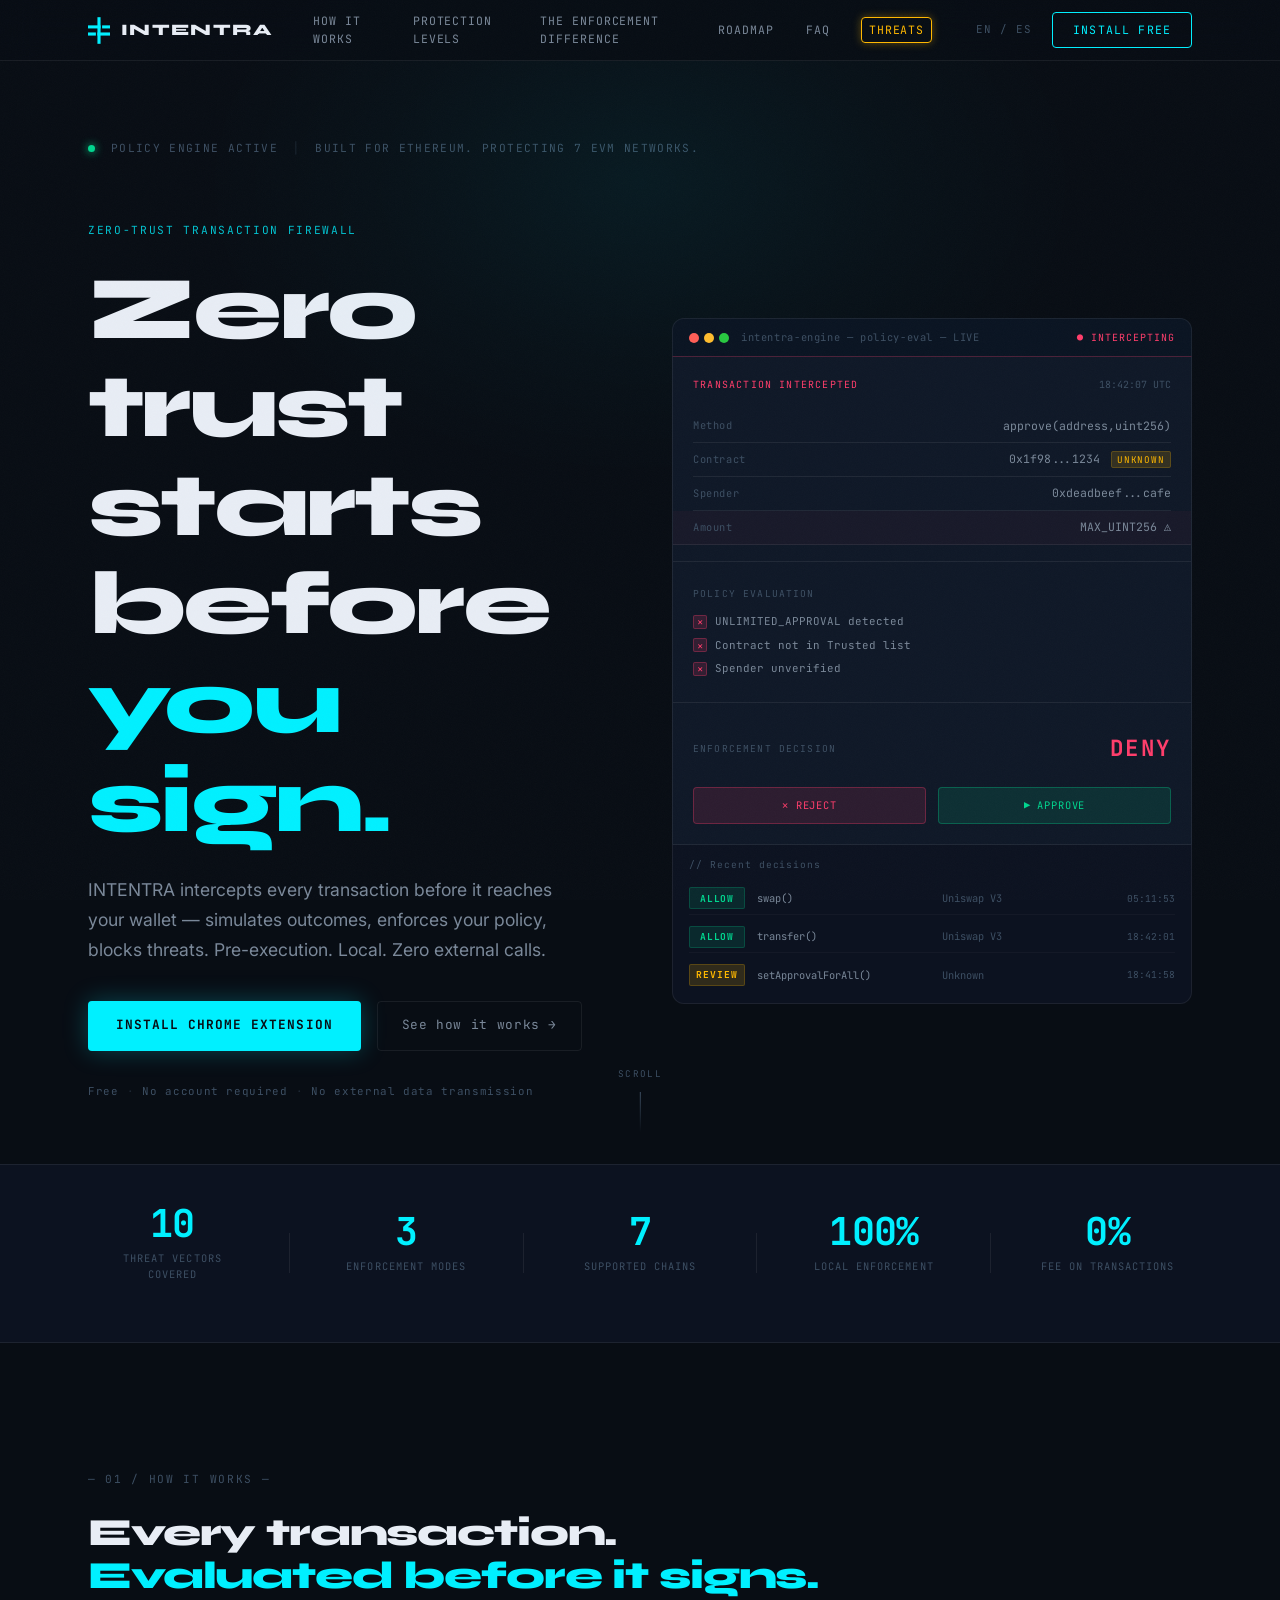
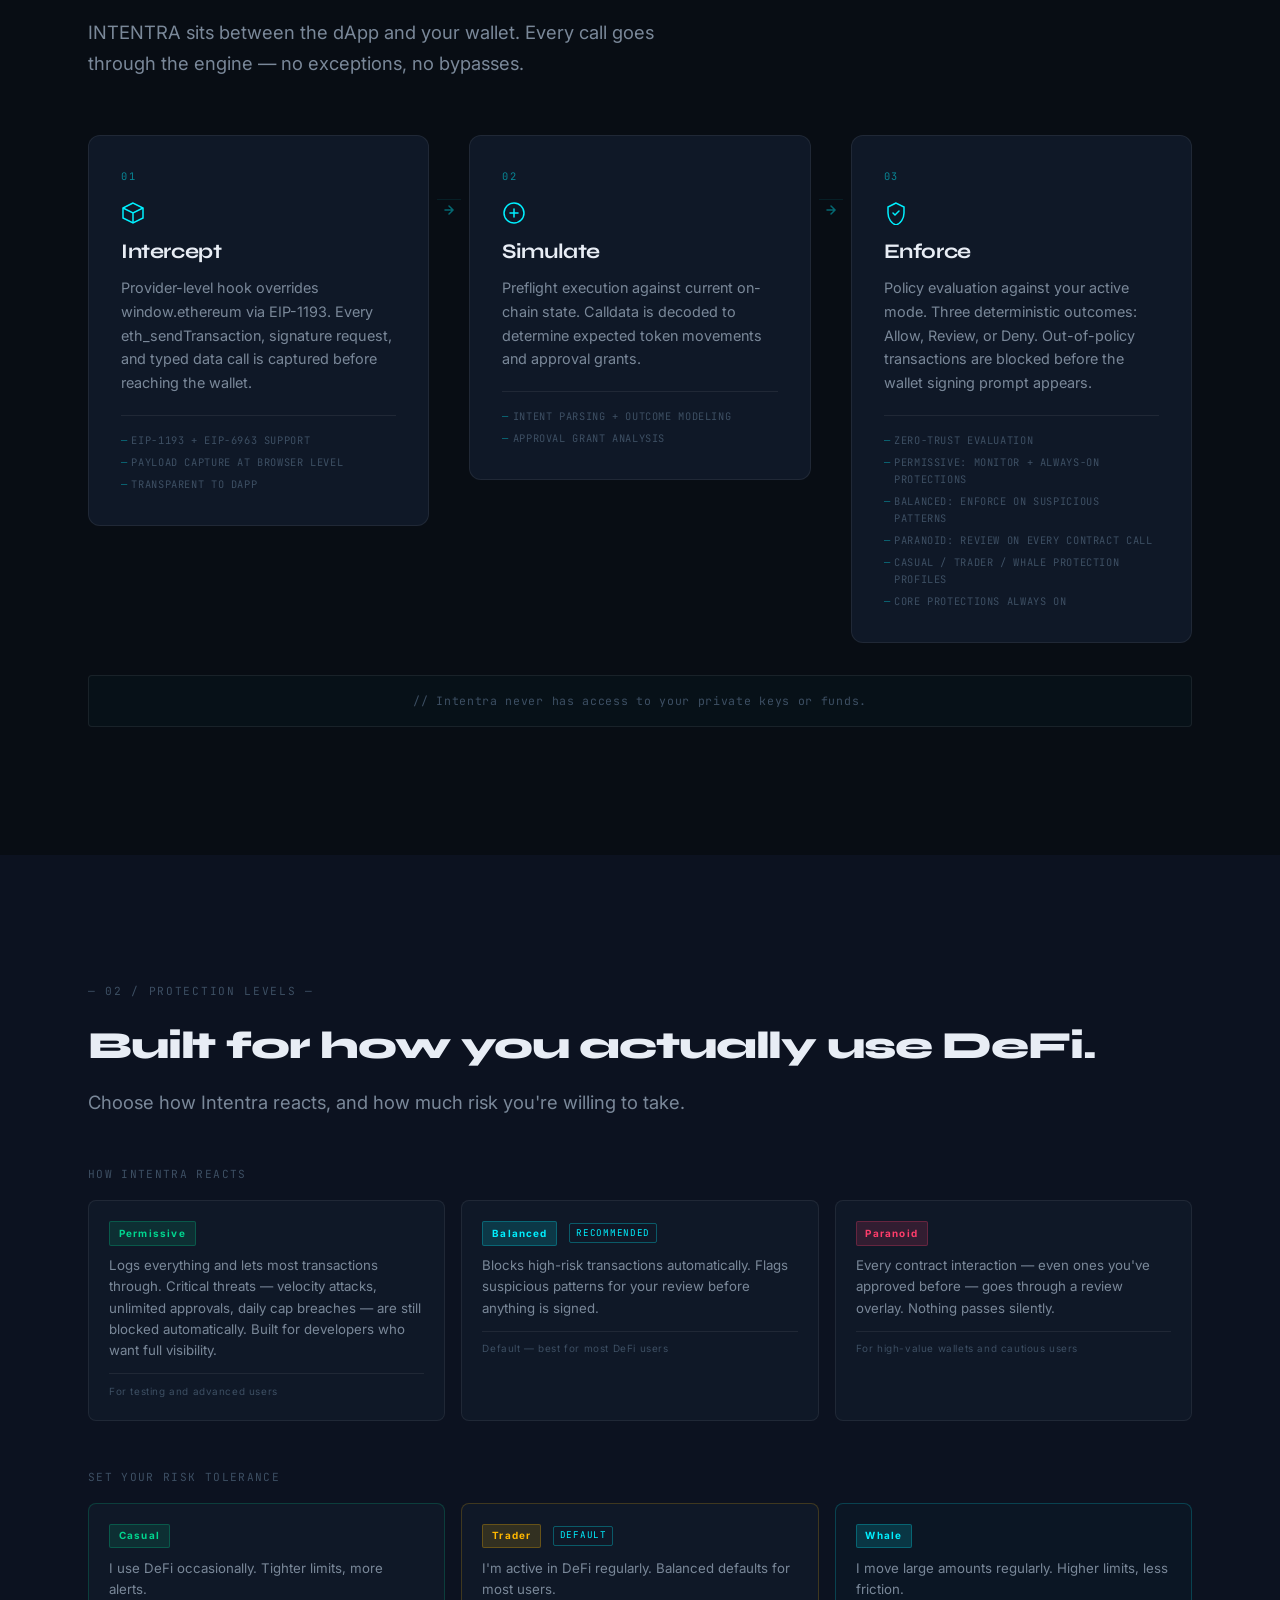
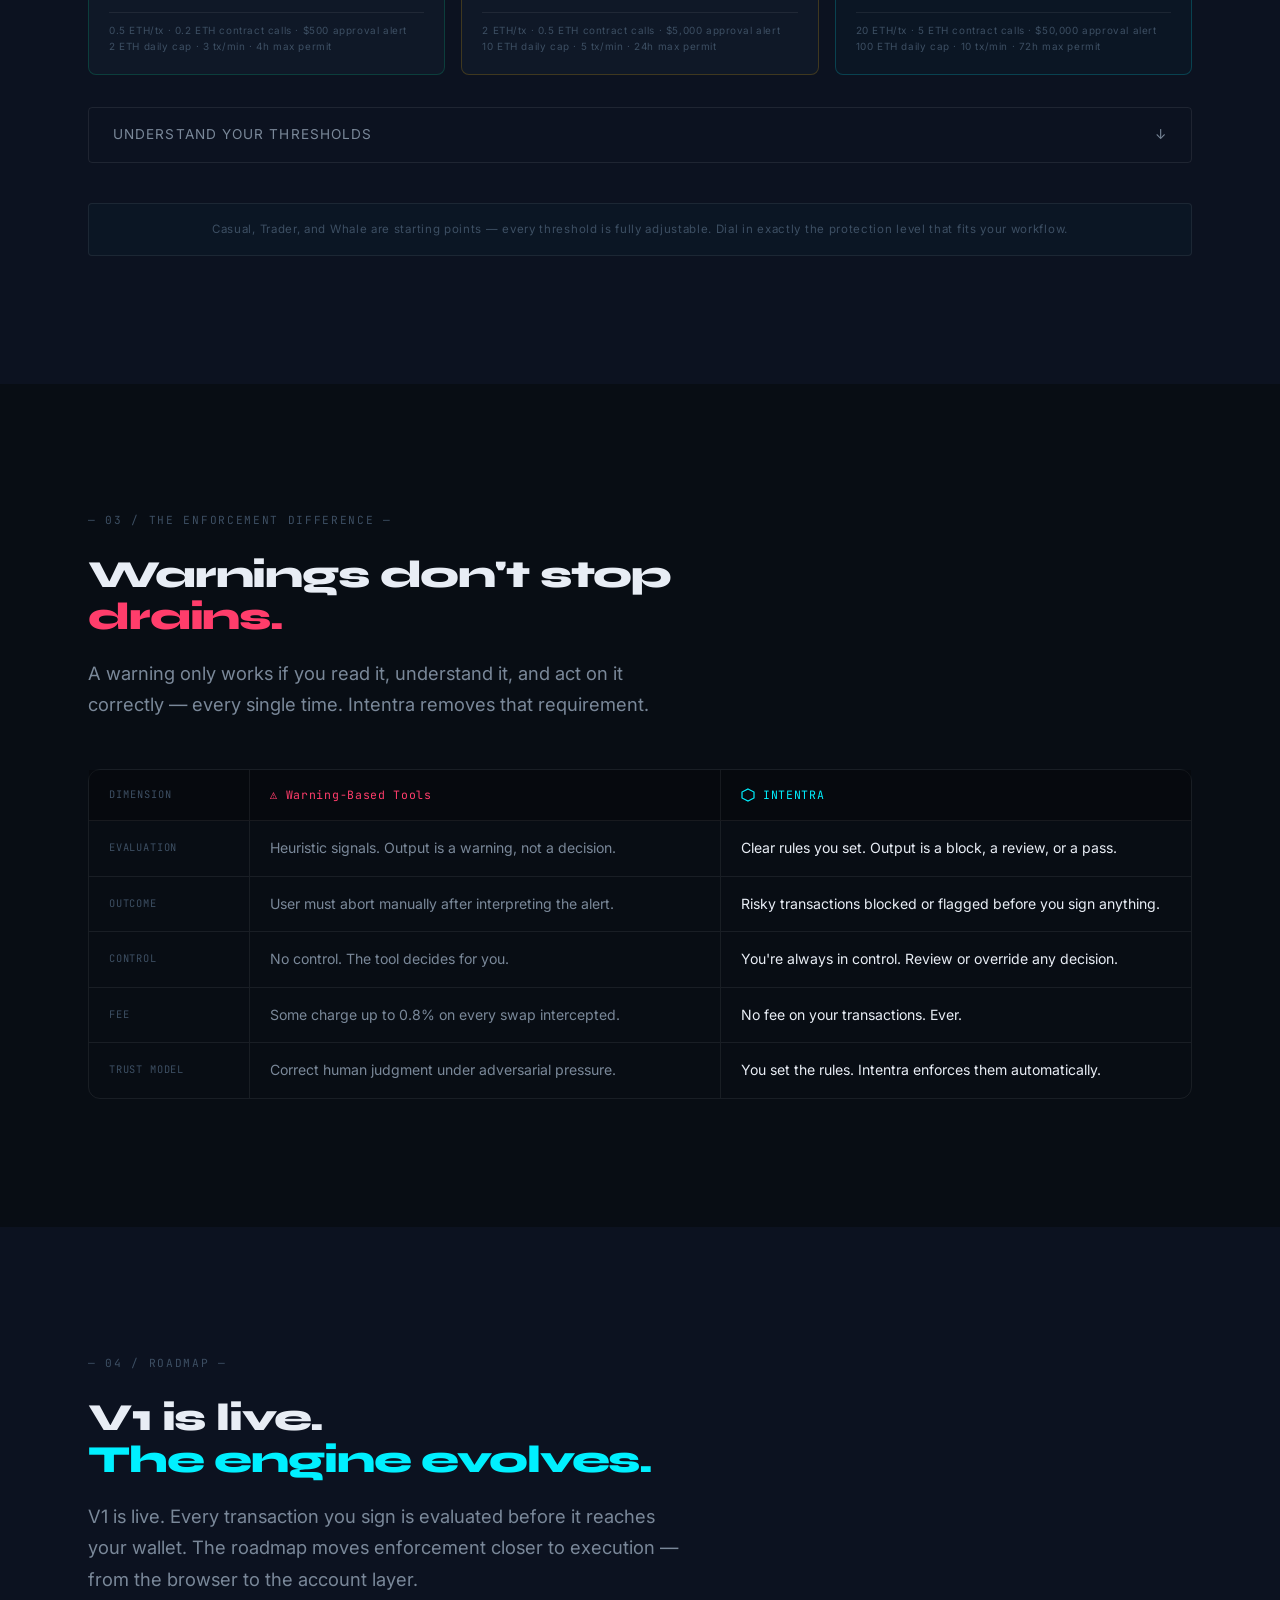
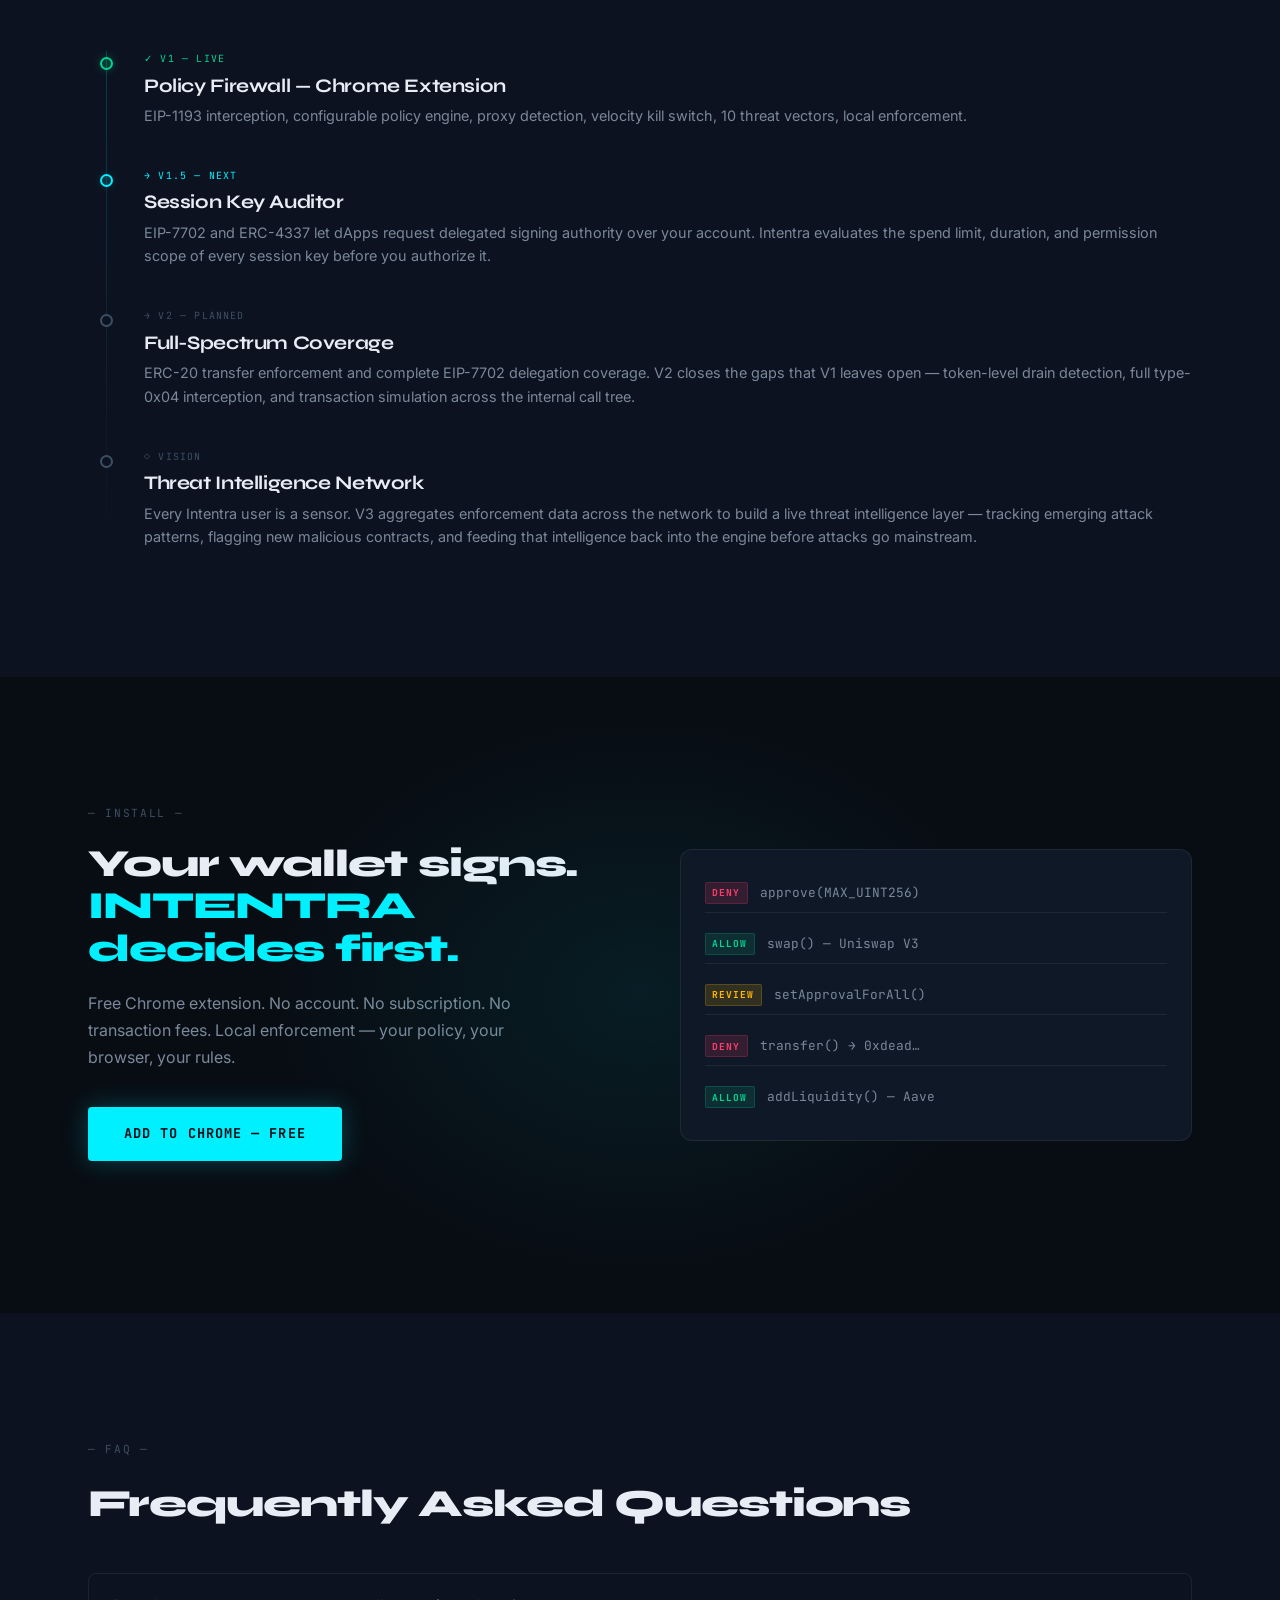
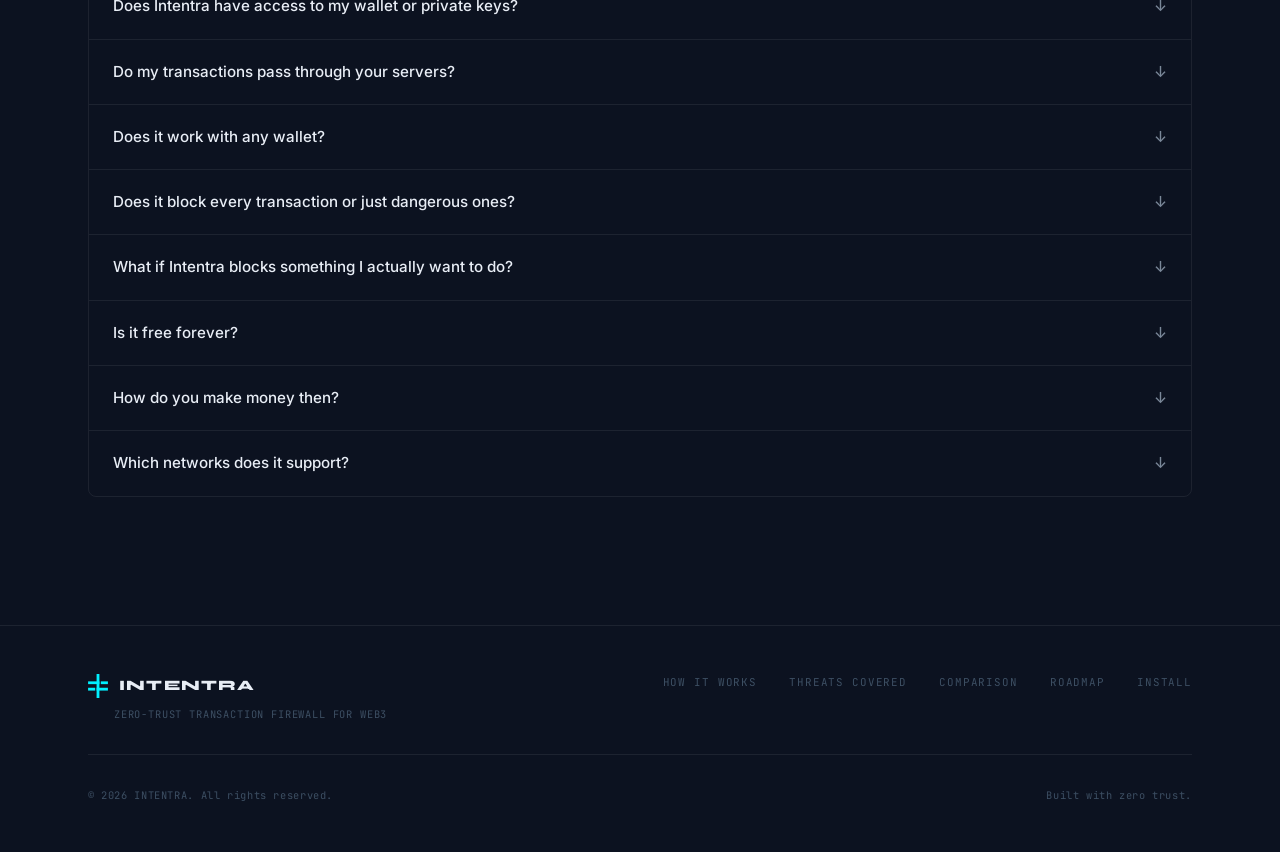
<file: index.html>
<!DOCTYPE html>
<html lang="en" data-lang="en">
<head>
  <meta charset="UTF-8" />
  <link rel="icon" type="image/svg+xml" href="favicon.svg">
  <meta name="viewport" content="width=device-width, initial-scale=1.0" />
  <meta http-equiv="X-UA-Compatible" content="IE=edge" />

  <!-- ═══════════════════════════════════════════
       PRIMARY SEO
  ═══════════════════════════════════════════ -->
  <title>INTENTRA</title>
  <meta name="description" content="INTENTRA intercepts, simulates and enforces policy on every blockchain transaction before your wallet signs. Pre-execution enforcement for Web3. Free Chrome extension." />
  <meta name="keywords" content="web3 security, transaction firewall, zero trust blockchain, chrome extension, defi security, wallet protection, intent-based governance, ethereum security" />
  <meta name="author" content="INTENTRA" />
  <meta name="robots" content="index, follow" />
  <link rel="canonical" href="https://www.intentrasecurity.com/" />

  <!-- ═══════════════════════════════════════════
       OPEN GRAPH
  ═══════════════════════════════════════════ -->
  <meta property="og:type" content="website" />
  <meta property="og:url" content="https://www.intentrasecurity.com/" />
  <meta property="og:title" content="INTENTRA — Zero-Trust Transaction Firewall for Web3" />
  <meta property="og:description" content="Every blockchain transaction intercepted, simulated and enforced before your wallet signs. Zero-trust security for Web3." />
  <meta property="og:image" content="https://www.intentrasecurity.com/og-image.png" />
  <meta property="og:site_name" content="INTENTRA" />

  <!-- ═══════════════════════════════════════════
       TWITTER CARD
  ═══════════════════════════════════════════ -->
  <meta name="twitter:card" content="summary_large_image" />
  <meta name="twitter:title" content="INTENTRA — Zero-Trust Transaction Firewall for Web3" />
  <meta name="twitter:description" content="Pre-execution enforcement for Web3. Intercept. Simulate. Enforce." />
  <meta name="twitter:image" content="https://www.intentrasecurity.com/og-image.png" />

  <!-- ═══════════════════════════════════════════
       STRUCTURED DATA — SoftwareApplication
  ═══════════════════════════════════════════ -->
  <script type="application/ld+json">
  {
    "@context": "https://schema.org",
    "@type": "SoftwareApplication",
    "name": "INTENTRA",
    "applicationCategory": "SecurityApplication",
    "operatingSystem": "Chrome",
    "description": "Zero-Trust Transaction Firewall for Web3. Intercepts, simulates and enforces policy on blockchain transactions before wallet signing.",
    "offers": {
      "@type": "Offer",
      "price": "0",
      "priceCurrency": "USD"
    },
    "featureList": [
      "EIP-1193 Provider Interception",
      "Pre-execution transaction simulation",
      "Configurable policy engine",
      "Unlimited approval blocking",
      "EIP-712 signature decoding",
      "Proxy contract detection",
      "Velocity kill switch"
    ]
  }
  </script>

  <!-- ═══════════════════════════════════════════
       PERFORMANCE
  ═══════════════════════════════════════════ -->
  <link rel="preconnect" href="https://fonts.googleapis.com" />
  <link rel="preconnect" href="https://fonts.gstatic.com" crossorigin />
  <link rel="dns-prefetch" href="https://fonts.googleapis.com" />

  <!-- ═══════════════════════════════════════════
       FONTS — Syne (display) + JetBrains Mono (code)
  ═══════════════════════════════════════════ -->
  <link href="https://fonts.googleapis.com/css2?family=Syne:wght@400;600;700;800&family=JetBrains+Mono:wght@400;500;700&family=Inter:wght@300;400;500&display=swap" rel="stylesheet" />


  <link rel="stylesheet" href="styles.css" />
</head>

<body>

  <!-- ═══════════════════════════════════════════
       NOISE TEXTURE OVERLAY
  ═══════════════════════════════════════════ -->
  <div class="noise" aria-hidden="true"></div>

  <!-- ═══════════════════════════════════════════
       NAV
  ═══════════════════════════════════════════ -->
  <header class="nav" id="nav" role="banner">
    <div class="nav-inner">
      <a href="/" class="nav-logo" aria-label="INTENTRA home">
        <svg width="22" height="27" viewBox="0 0 100 121" fill="#00f0ff" aria-hidden="true">
          <!-- Vertical arm: full height -->
          <rect x="42.89" y="0"     width="14.22" height="121"/>
          <!-- H arm 1 left segment -->
          <rect x="0"     y="37.14" width="57.11" height="14.01"/>
          <!-- H arm 1 right segment (gap opposite to H arm 2) -->
          <rect x="64.1"  y="37.14" width="35.9"  height="14.01"/>
          <!-- H arm 2 left segment (gap opposite to H arm 1) -->
          <rect x="0"     y="69.38" width="35.9"  height="14.24"/>
          <!-- H arm 2 right segment -->
          <rect x="42.89" y="69.38" width="57.11" height="14.24"/>
        </svg>
        <span>INTENTRA</span>
      </a>

      <nav class="nav-links" role="navigation" aria-label="Main navigation">
        <a href="#how-it-works" data-i18n="nav_how">How It Works</a>
        <a href="#protection-levels" data-i18n="nav_prot">Protection Levels</a>
        <a href="#comparison" data-i18n="nav_compare">The Enforcement Difference</a>
        <a href="#roadmap" data-i18n="nav_roadmap">Roadmap</a>
        <a href="#faq" data-i18n="nav_faq">FAQ</a>
        <a href="threats.html" data-i18n="nav_threats" class="nav-link--highlight">Threats</a>
      </nav>

      <div class="nav-actions">
        <button class="lang-toggle" id="langToggle" aria-label="Toggle language">EN / ES</button>
        <a href="https://chromewebstore.google.com/detail/intentra/pdolmailckbfobofbkkhbhebdloimafk" target="_blank" rel="noopener noreferrer" class="btn-nav" data-i18n="nav_cta">Install Free</a>
      </div>

      <button class="nav-burger" id="navBurger" aria-label="Open menu" aria-expanded="false">
        <span></span><span></span><span></span>
      </button>
    </div>
  </header>

  <main>

    <!-- ═══════════════════════════════════════════
         HERO
    ═══════════════════════════════════════════ -->
    <section class="hero" id="hero" aria-labelledby="hero-heading">

      <!-- Ambient glow -->
      <div class="hero-glow" aria-hidden="true"></div>

      <!-- Status bar -->
      <div class="hero-statusbar" aria-live="polite">
        <span class="status-dot"></span>
        <span class="font-mono" data-i18n="hero_status">POLICY ENGINE ACTIVE</span>
        <span class="status-sep" aria-hidden="true">|</span>
        <span class="font-mono" data-i18n="hero_status2">Built for Ethereum. Protecting 7 EVM networks.</span>
      </div>

      <div class="hero-layout">

        <!-- Left: headline + CTAs -->
        <div class="hero-content">
          <div class="hero-eyebrow font-mono" data-i18n="hero_eyebrow">Zero-Trust Transaction Firewall for Web3</div>

          <h1 id="hero-heading">
            <div class="hero-line1" data-i18n="hero_line1">Zero trust</div>
            <div class="hero-line2" data-i18n="hero_line2">starts before</div>
            <div class="hero-line3 text-accent" data-i18n="hero_line3">you sign.</div>
          </h1>

          <p class="hero-sub" data-i18n="hero_sub">
            INTENTRA intercepts every transaction before it reaches your wallet — simulates outcomes, enforces your policy, blocks threats. Pre-execution. Local. Zero external calls.
          </p>

          <div class="hero-ctas">
            <a href="https://chromewebstore.google.com/detail/intentra/pdolmailckbfobofbkkhbhebdloimafk" target="_blank" rel="noopener noreferrer" class="btn-primary" data-i18n="hero_cta1">
              <svg width="16" height="16" viewBox="0 0 16 16" fill="none" aria-hidden="true"><path d="M8 1v10M4 7l4 4 4-4M2 14h12" stroke="currentColor" stroke-width="1.5" stroke-linecap="round"/></svg>
              Install Chrome Extension
            </a>
            <a href="#how-it-works" class="btn-ghost" data-i18n="hero_cta2">See how it works →</a>
          </div>

          <div class="hero-proof font-mono">
            <span data-i18n="hero_proof1">Free</span>
            <span class="proof-dot" aria-hidden="true">·</span>
            <span data-i18n="hero_proof2">No account required</span>
            <span class="proof-dot" aria-hidden="true">·</span>
            <span data-i18n="hero_proof3">No external data transmission</span>
          </div>
        </div>

        <!-- Right: live overlay mockup -->
        <div class="hero-visual" aria-label="INTENTRA overlay interface preview" role="img">

          <!-- Terminal header -->
          <div class="mockup-bar">
            <div class="mockup-dots" aria-hidden="true">
              <span class="dot dot-red"></span>
              <span class="dot dot-yellow"></span>
              <span class="dot dot-green"></span>
            </div>
            <span class="mockup-title font-mono">intentra-engine — policy-eval — LIVE</span>
            <span class="mockup-badge font-mono" id="mockupBadge">● INTERCEPTING</span>
          </div>

          <!-- Simulated overlay -->
          <div class="mockup-body">

            <!-- Transaction being evaluated -->
            <div class="mock-tx-header font-mono">
              <span class="mock-label">TRANSACTION INTERCEPTED</span>
              <span class="mock-time" id="mockTime">18:42:07 UTC</span>
            </div>

            <div class="mock-tx-row">
              <span class="mock-key font-mono">Method</span>
              <span class="mock-val font-mono text-accent" id="mockMethod">approve(address,uint256)</span>
            </div>
            <div class="mock-tx-row">
              <span class="mock-key font-mono">Contract</span>
              <span class="mock-val font-mono" id="mockContract">0x1f98...1234 <span class="mock-tag">UNKNOWN</span></span>
            </div>
            <div class="mock-tx-row">
              <span class="mock-key font-mono">Spender</span>
              <span class="mock-val font-mono" id="mockSpender">0xdeadbeef...cafe</span>
            </div>
            <div class="mock-tx-row mock-tx-row--alert">
              <span class="mock-key font-mono">Amount</span>
              <span class="mock-val font-mono text-deny" id="mockAmount">MAX_UINT256 ⚠</span>
            </div>

            <div class="mock-divider"></div>

            <!-- Policy evaluation -->
            <div class="mock-eval">
              <div class="mock-eval-title font-mono">POLICY EVALUATION</div>
              <div class="mock-reasons" id="mockReasons">
                <div class="mock-reason mock-reason--active">
                  <span class="reason-icon">×</span>
                  <span class="font-mono" data-i18n="mock_reason1">UNLIMITED_APPROVAL detected</span>
                </div>
                <div class="mock-reason mock-reason--active">
                  <span class="reason-icon">×</span>
                  <span class="font-mono" data-i18n="mock_reason2">Contract not in Trusted list</span>
                </div>
                <div class="mock-reason mock-reason--active">
                  <span class="reason-icon">×</span>
                  <span class="font-mono" data-i18n="mock_reason3">Spender unverified</span>
                </div>
              </div>
            </div>

            <div class="mock-divider"></div>

            <!-- Decision -->
            <div class="mock-decision" id="mockDecision">
              <div class="mock-decision-label font-mono" data-i18n="mock_decision_label">ENFORCEMENT DECISION</div>
              <div class="mock-decision-value font-mono deny-pulse" id="mockVerdict">DENY</div>
            </div>

            <!-- Action buttons -->
            <div class="mock-actions">
              <button class="mock-btn mock-btn--deny font-mono" tabindex="-1" aria-hidden="true" data-i18n="mock_btn_deny">✕ Reject</button>
              <button class="mock-btn mock-btn--approve font-mono" tabindex="-1" aria-hidden="true" data-i18n="mock_btn_approve">▶ Approve</button>
            </div>

          </div>

          <!-- Live feed below mockup -->
          <div class="mock-feed" aria-label="Recent transaction decisions">
            <div class="feed-header font-mono" data-i18n="mock_feed_header">// Recent decisions</div>
            <div class="feed-list" id="feedList">
              <div class="feed-item">
                <span class="feed-verdict feed-verdict--allow font-mono">ALLOW</span>
                <span class="feed-method font-mono">transfer()</span>
                <span class="feed-proto font-mono">Uniswap V3</span>
                <span class="feed-time font-mono">18:42:01</span>
              </div>
              <div class="feed-item">
                <span class="feed-verdict feed-verdict--review font-mono">REVIEW</span>
                <span class="feed-method font-mono">setApprovalForAll()</span>
                <span class="feed-proto font-mono">Unknown</span>
                <span class="feed-time font-mono">18:41:58</span>
              </div>
              <div class="feed-item">
                <span class="feed-verdict feed-verdict--allow font-mono">ALLOW</span>
                <span class="feed-method font-mono">swap()</span>
                <span class="feed-proto font-mono">Uniswap V3</span>
                <span class="feed-time font-mono">18:41:52</span>
              </div>
            </div>
          </div>

        </div>
      </div>

      <!-- Scroll indicator -->
      <div class="hero-scroll" aria-hidden="true">
        <span class="font-mono">SCROLL</span>
        <div class="scroll-line"></div>
      </div>

    </section>

    <!-- ═══════════════════════════════════════════
         STATS BAR
    ═══════════════════════════════════════════ -->
    <div class="stats-bar" role="region" aria-label="Key statistics">
      <div class="stats-inner">

        <!-- Stat 1: Threat vectors -->
        <button class="stat-item stat-item--btn" id="stat-threats" aria-expanded="false" aria-controls="popup-threats">
          <span class="stat-num" data-i18n="stat1_num">10</span>
          <span class="stat-label font-mono" data-i18n="stat1_label">Threat vectors covered</span>
          <span class="stat-hint font-mono">↗</span>
        </button>

        <div class="stat-div" aria-hidden="true"></div>

        <!-- Stat 2: Enforcement modes → scrolls to Protection Levels -->
        <a id="statScrollLink" class="stat-item stat-item--btn" href="#protection-levels">
          <span class="stat-num" data-i18n="stat2_num">3</span>
          <span class="stat-label font-mono" data-i18n="stat2_label">Enforcement modes</span>
          <span class="stat-hint font-mono">↗</span>
        </a>

        <div class="stat-div" aria-hidden="true"></div>

        <!-- Stat 3: EVM Chain Support -->
        <button class="stat-item stat-item--btn" id="stat-servers" aria-expanded="false" aria-controls="popup-servers">
          <span class="stat-num" data-i18n="stat3_num">7</span>
          <span class="stat-label font-mono" data-i18n="stat3_label">Supported chains</span>
          <span class="stat-hint font-mono">↗</span>
        </button>

        <div class="stat-div" aria-hidden="true"></div>

        <!-- Stat 4: Local enforcement -->
        <button class="stat-item stat-item--btn" id="stat-local" aria-expanded="false" aria-controls="popup-local">
          <span class="stat-num" data-i18n="stat4_num">100%</span>
          <span class="stat-label font-mono" data-i18n="stat4_label">Local enforcement</span>
          <span class="stat-hint font-mono">↗</span>
        </button>

        <div class="stat-div" aria-hidden="true"></div>

        <!-- Stat 5: Fee -->
        <button class="stat-item stat-item--btn" id="stat-fee" aria-expanded="false" aria-controls="popup-fee">
          <span class="stat-num" data-i18n="stat5_num">0%</span>
          <span class="stat-label font-mono" data-i18n="stat5_label">Fee on transactions</span>
          <span class="stat-hint font-mono">↗</span>
        </button>

      </div>
    </div>

    <!-- ═══════════════════════════════════════════
         STAT POPUPS
    ═══════════════════════════════════════════ -->

    <!-- Popup backdrop -->
    <div class="stat-backdrop" id="statBackdrop" aria-hidden="true"></div>

    <!-- Popup: Threat Vectors -->
    <div class="stat-popup" id="popup-threats" role="dialog" aria-modal="true" aria-labelledby="popup-threats-title" hidden>
      <div class="stat-popup-header">
        <div>
        <div class="stat-popup-eyebrow font-mono" data-i18n="pthr_eyebrow">THREAT COVERAGE — V1</div>
        <h3 id="popup-threats-title" data-i18n="pthr_title">10 Threat Vectors Covered</h3>
      </div>
      <button class="stat-popup-close" aria-label="Close">✕</button>
      </div>
      <div class="stat-popup-body">
        <div class="threat-group">
          <div class="threat-group-label font-mono" data-i18n="pthr_g1">APPROVAL &amp; PERMIT ABUSE</div>
          <div class="threat-row"><span class="threat-tag threat-tag--deny">BLOCK</span><span data-i18n="pthr_r1">Unlimited token approvals (MAX_UINT256) — covers both <code>approve</code> and <code>permit</code> tx types</span></div>
          <div class="threat-row"><span class="threat-tag threat-tag--review">REVIEW</span><span data-i18n="pthr_r2">Permit signatures with excessive TTL — intercepts <code>signTypedData_v4</code>, evaluates deadline</span></div>
        </div>
        <div class="threat-group">
          <div class="threat-group-label font-mono" data-i18n="pthr_g2">VELOCITY &amp; AUTOMATION ATTACKS</div>
          <div class="threat-row"><span class="threat-tag threat-tag--deny">BLOCK</span><span data-i18n="pthr_r3">Automated drain scripts — kill switch auto-activates on TX/min threshold breach</span></div>
          <div class="threat-row"><span class="threat-tag threat-tag--review">REVIEW</span><span data-i18n="pthr_r4">Proxy Upgrade Attack — delegatecall patterns and upgradeable proxy signatures flagged before signing</span></div>
        </div>
        <div class="threat-group">
          <div class="threat-group-label font-mono" data-i18n="pthr_g3">VALUE &amp; TRANSFER RISK</div>
          <div class="threat-row"><span class="threat-tag threat-tag--review">REVIEW</span><span data-i18n="pthr_r5">High-value native ETH transfers — flags single transfers above configured threshold</span></div>
          <div class="threat-row"><span class="threat-tag threat-tag--deny">BLOCK</span><span data-i18n="pthr_r6">Daily spending cap — transactions are blocked automatically when aggregate daily ETH spending exceeds your configured limit.</span></div>
        </div>
        <div class="threat-group">
          <div class="threat-group-label font-mono" data-i18n="pthr_g4">CONTRACT RISK</div>
          <div class="threat-row"><span class="threat-tag threat-tag--review">REVIEW</span><span data-i18n="pthr_r7">First-time interaction with unknown contract — backed by interaction history + seed whitelist</span></div>
          <div class="threat-row"><span class="threat-tag threat-tag--review">REVIEW</span><span data-i18n="pthr_r8">High-value calls to unverified contracts — triggers when ETH value exceeds contract call threshold</span></div>
          <div class="threat-row"><span class="threat-tag threat-tag--review">REVIEW</span><span data-i18n="pthr_r9">Any contract call in Paranoid mode — all CONTRACT_CALL txs require explicit review</span></div>
        </div>
        <div class="threat-group">
          <div class="threat-group-label font-mono" data-i18n="pthr_g5">EIP-7702</div>
          <div class="threat-row"><span class="threat-tag threat-tag--deny">BLOCK</span><span data-i18n="pthr_r10">Destination wallet delegated via EIP-7702 — reads <code>eth_getCode</code>, detects <code>0xef0100</code> prefix</span></div>
        </div>
      </div>
    </div>

    <!-- Popup: EVM Chain Support -->
    <div class="stat-popup stat-popup--sm" id="popup-servers" role="dialog" aria-modal="true" aria-labelledby="popup-servers-title" hidden>
      <div class="stat-popup-header">
        <div>
        <div class="stat-popup-eyebrow font-mono" data-i18n="psrv_eyebrow">ARCHITECTURE</div>
        <h3 id="popup-servers-title" data-i18n="psrv_title">EVM Chain Support</h3>
      </div>
      <button class="stat-popup-close" aria-label="Close">✕</button>
      </div>
      <div class="stat-popup-body">
        <p class="popup-lead" data-i18n="psrv_lead">Full-stack protection on Ethereum Mainnet. Policy enforcement, approval and permit checks, and proxy detection on PulseChain, Arbitrum One, Base, Optimism, Polygon and BNB Chain.</p>
        <div class="server-table">
          <div class="server-row server-row--header font-mono">
            <span data-i18n="psrv_col_chain">Chain</span><span data-i18n="psrv_col_status">Status</span>
          </div>
          <div class="server-row">
            <span>Ethereum Mainnet</span><span class="srv-yes" data-i18n="psrv_eth_status">✅ Full protection</span>
          </div>
          <div class="server-row">
            <span>PulseChain</span><span class="srv-supported" data-i18n="psrv_sup_status">✓ Supported</span>
          </div>
          <div class="server-row">
            <span>Arbitrum One</span><span class="srv-supported" data-i18n="psrv_sup_status">✓ Supported</span>
          </div>
          <div class="server-row">
            <span>Base</span><span class="srv-supported" data-i18n="psrv_sup_status">✓ Supported</span>
          </div>
          <div class="server-row">
            <span>Optimism</span><span class="srv-supported" data-i18n="psrv_sup_status">✓ Supported</span>
          </div>
          <div class="server-row">
            <span>Polygon</span><span class="srv-supported" data-i18n="psrv_sup_status">✓ Supported</span>
          </div>
          <div class="server-row">
            <span>BNB Chain</span><span class="srv-supported" data-i18n="psrv_sup_status">✓ Supported</span>
          </div>
          <div class="server-row">
            <span>Avalanche</span><span class="srv-neutral" data-i18n="psrv_v2_status">🔜 V2</span>
          </div>
          <div class="server-row">
            <span>zkSync Era</span><span class="srv-neutral" data-i18n="psrv_v2_status">🔜 V2</span>
          </div>
          <div class="server-row">
            <span>Linea</span><span class="srv-neutral" data-i18n="psrv_v2_status">🔜 V2</span>
          </div>
          <div class="server-row">
            <span>Blast</span><span class="srv-neutral" data-i18n="psrv_v2_status">🔜 V2</span>
          </div>
        </div>
        <p class="popup-note font-mono" data-i18n="psrv_note">On every supported network: policy engine (3 modes), per-transaction, daily and velocity limits, unlimited approval blocking, permit review, proxy detection and per-network Trusted Contracts.</p>
      </div>
    </div>

    <!-- Popup: Local Enforcement -->
    <div class="stat-popup stat-popup--sm" id="popup-local" role="dialog" aria-modal="true" aria-labelledby="popup-local-title" hidden>
      <div class="stat-popup-header">
        <div>
        <div class="stat-popup-eyebrow font-mono" data-i18n="ploc_eyebrow">ARCHITECTURE</div>
        <h3 id="popup-local-title" data-i18n="ploc_title">Your Protection Runs Locally</h3>
      </div>
      <button class="stat-popup-close" aria-label="Close">✕</button>
      </div>
      <div class="stat-popup-body">
        <p class="popup-lead" data-i18n="ploc_lead">Every decision Intentra makes happens inside your browser. Intentra never has access to your private keys or funds.</p>
        <div class="server-table">
          <div class="server-row server-row--header font-mono">
            <span data-i18n="ploc_col1">Component</span><span data-i18n="ploc_col2">Where it runs</span><span data-i18n="ploc_col3">Status</span>
          </div>
          <div class="server-row">
            <span data-i18n="ploc_c1">Policy engine</span><span data-i18n="ploc_device">Your device, privately</span><span class="srv-yes" data-i18n="ploc_s_local">✓ Local</span>
          </div>
          <div class="server-row">
            <span data-i18n="ploc_c2">Contract whitelist</span><span data-i18n="ploc_device">Your device, privately</span><span class="srv-yes" data-i18n="ploc_s_local">✓ Local</span>
          </div>
          <div class="server-row">
            <span data-i18n="ploc_c3">Transaction history</span><span data-i18n="ploc_device">Your device, privately</span><span class="srv-yes" data-i18n="ploc_s_local">✓ Local</span>
          </div>
          <div class="server-row">
            <span data-i18n="ploc_c4">RPC calls</span><span data-i18n="ploc_wallet_rpc">Your wallet's RPC</span><span class="srv-neutral" data-i18n="ploc_s_rpc">↑ Your RPC</span>
          </div>
          <div class="server-row">
            <span data-i18n="ploc_c5">Intentra analytics</span><span>—</span><span class="srv-no" data-i18n="ploc_s_never">✕ Never</span>
          </div>
          <div class="server-row">
            <span data-i18n="ploc_c6">Reputation APIs</span><span>—</span><span class="srv-no" data-i18n="ploc_s_never">✕ Never</span>
          </div>
        </div>
        <div class="server-table">
          <div class="server-row server-row--header font-mono">
            <span data-i18n="ploc_wcol">Wallet</span><span data-i18n="ploc_col3">Status</span>
          </div>
          <div class="server-row">
            <span>MetaMask</span><span class="srv-yes" data-i18n="ploc_s_supported">✓ Supported</span>
          </div>
          <div class="server-row">
            <span>Rabby</span><span class="srv-yes" data-i18n="ploc_s_supported">✓ Supported</span>
          </div>
          <div class="server-row">
            <span>Coinbase Wallet</span><span class="srv-yes" data-i18n="ploc_s_supported">✓ Supported</span>
          </div>
          <div class="server-row">
            <span data-i18n="ploc_any_wallet">Any EVM browser wallet</span><span class="srv-yes" data-i18n="ploc_s_supported">✓ Supported</span>
          </div>
        </div>
        <p class="popup-note font-mono" data-i18n="ploc_note">Works with EVM-compatible browser wallets. The only external calls are to your wallet's RPC provider — the same calls your wallet already makes.</p>
      </div>
    </div>

    <!-- Popup: 0% Fee -->
    <div class="stat-popup stat-popup--sm" id="popup-fee" role="dialog" aria-modal="true" aria-labelledby="popup-fee-title" hidden>
      <div class="stat-popup-header">
        <div>
        <div class="stat-popup-eyebrow font-mono" data-i18n="pfee_eyebrow">BUSINESS MODEL</div>
        <h3 id="popup-fee-title" data-i18n="pfee_title">0% Fee. Always.</h3>
      </div>
      <button class="stat-popup-close" aria-label="Close">✕</button>
      </div>
      <div class="stat-popup-body">
        <p class="popup-lead" data-i18n="pfee_lead">INTENTRA charges zero fees on transactions. No basis points, no commission. V1 is free to install and free to use.</p>
        <p class="popup-note font-mono" data-i18n="pfee_compare_line">Other security tools charge a commission on every transaction. Intentra charges 0%.</p>
        <div class="donate-box">
          <div class="donate-label font-mono" data-i18n="pfee_donate_label">SUPPORT DEVELOPMENT</div>
          <p data-i18n="pfee_donate_text">If INTENTRA has protected your assets and you'd like to support the project, donations are welcome — but never required.</p>
          <div class="donate-address font-mono">
            <span class="donate-addr-label" data-i18n="pfee_addr_label">EVM Address</span>
            <span class="donate-addr" id="donateAddr">— coming soon —</span>
          </div>
        </div>
      </div>
    </div>

    <!-- ═══════════════════════════════════════════
         HOW IT WORKS — Pipeline
    ═══════════════════════════════════════════ -->
    <section class="section" id="how-it-works" aria-labelledby="how-heading">
      <div class="container">

        <div class="section-label font-mono" data-i18n="how_label">— 01 / HOW IT WORKS —</div>
        <h2 id="how-heading">
          <div data-i18n="how_title1">Every transaction.</div>
          <div class="text-accent" data-i18n="how_title2">Evaluated before it signs.</div>
        </h2>
        <p class="section-sub" data-i18n="how_sub">INTENTRA sits between the dApp and your wallet. Every call goes through the engine — no exceptions, no bypasses.</p>

        <div class="pipeline">
          <div class="pipe-step" data-step="01">
            <div class="pipe-num font-mono">01</div>
            <div class="pipe-content">
              <div class="pipe-icon" aria-hidden="true">
                <svg width="24" height="24" viewBox="0 0 24 24" fill="none"><path d="M12 2L2 7v10l10 5 10-5V7L12 2Z" stroke="#00f0ff" stroke-width="1.5" fill="none"/><path d="M12 12V22M2 7l10 5 10-5" stroke="#00f0ff" stroke-width="1.5"/></svg>
              </div>
              <h3 data-i18n="pipe1_title">Intercept</h3>
              <p data-i18n="pipe1_desc">Provider-level hook overrides <code>window.ethereum</code> via EIP-1193. Every <code>eth_sendTransaction</code>, signature request, and typed data call is captured before reaching the wallet.</p>
              <ul class="pipe-specs">
                <li class="font-mono" data-i18n="pipe1_s1">EIP-1193 + EIP-6963 support</li>
                <li class="font-mono" data-i18n="pipe1_s2">Payload capture at browser level</li>
                <li class="font-mono" data-i18n="pipe1_s3">Transparent to dApp</li>
              </ul>
            </div>
          </div>

          <div class="pipe-connector" aria-hidden="true">
            <div class="connector-line"></div>
            <svg width="12" height="12" viewBox="0 0 12 12"><path d="M2 6h8M6 2l4 4-4 4" stroke="#00f0ff" stroke-width="1.5" stroke-linecap="round"/></svg>
          </div>

          <div class="pipe-step" data-step="02">
            <div class="pipe-num font-mono">02</div>
            <div class="pipe-content">
              <div class="pipe-icon" aria-hidden="true">
                <svg width="24" height="24" viewBox="0 0 24 24" fill="none"><circle cx="12" cy="12" r="10" stroke="#00f0ff" stroke-width="1.5"/><path d="M8 12h8M12 8v8" stroke="#00f0ff" stroke-width="1.5" stroke-linecap="round"/></svg>
              </div>
              <h3 data-i18n="pipe2_title">Simulate</h3>
              <p data-i18n="pipe2_desc">Preflight execution against current on-chain state. Calldata is decoded to determine expected token movements, approval grants, and proxy implementation addresses.</p>
              <ul class="pipe-specs">
                <li class="font-mono" data-i18n="pipe2_s1">Intent parsing + outcome modeling</li>
                <li class="font-mono" data-i18n="pipe2_s2">Approval grant analysis</li>
              </ul>
            </div>
          </div>

          <div class="pipe-connector" aria-hidden="true">
            <div class="connector-line"></div>
            <svg width="12" height="12" viewBox="0 0 12 12"><path d="M2 6h8M6 2l4 4-4 4" stroke="#00f0ff" stroke-width="1.5" stroke-linecap="round"/></svg>
          </div>

          <div class="pipe-step" data-step="03">
            <div class="pipe-num font-mono">03</div>
            <div class="pipe-content">
              <div class="pipe-icon" aria-hidden="true">
                <svg width="24" height="24" viewBox="0 0 24 24" fill="none"><path d="M12 2L4 6v6c0 5.5 3.5 10.7 8 12 4.5-1.3 8-6.5 8-12V6L12 2Z" stroke="#00f0ff" stroke-width="1.5" fill="none"/><path d="M9 12l2 2 4-4" stroke="#00f0ff" stroke-width="1.5" stroke-linecap="round"/></svg>
              </div>
              <h3 data-i18n="pipe3_title">Enforce</h3>
              <p data-i18n="pipe3_desc">Policy evaluation against your active mode. Three deterministic outcomes: <strong>Allow</strong>, <strong>Review</strong>, or <strong>Deny</strong>. Out-of-policy transactions are blocked before the wallet signing prompt appears.</p>
              <ul class="pipe-specs">
                <li class="font-mono" data-i18n="pipe3_s1">Zero-trust evaluation</li>
                <li class="font-mono" data-i18n="pipe3_s2">Permissive: monitor + always-on protections</li>
                <li class="font-mono" data-i18n="pipe3_s3">Balanced: enforce on suspicious patterns</li>
                <li class="font-mono" data-i18n="pipe3_s4">Paranoid: review on every contract call</li>
                <li class="font-mono" data-i18n="pipe3_s5">Casual / trader / whale protection profiles</li>
                <li class="font-mono" data-i18n="pipe3_s6">Core protections always on</li>
              </ul>
            </div>
          </div>
        </div>

        <div class="pipe-note font-mono" data-i18n="pipe_note">// Intentra never has access to your private keys or funds.</div>

      </div>
    </section>

    <!-- ═══════════════════════════════════════════
         PROTECTION LEVELS
    ═══════════════════════════════════════════ -->
    <section class="section section--dark" id="protection-levels" aria-labelledby="prot-heading">
      <div class="container">

        <div class="section-label font-mono" data-i18n="prot_label">— 02 / PROTECTION LEVELS —</div>
        <h2 id="prot-heading">
          <div data-i18n="prot_title1">Built for how you actually use DeFi.</div>
        </h2>
        <p class="section-sub" data-i18n="prot_sub">Choose how Intentra reacts, and how much risk you're willing to take.</p>

        <!-- Security Modes -->
        <div class="prot-block">
          <div class="prot-block-heading font-mono" data-i18n="prot_modes_heading">How Intentra reacts</div>
          <div class="modes-row">

            <div class="mode-card mode-card--permissive">
              <div class="mode-card-header">
                <span class="mode-badge" data-i18n="sm1_name">Permissive</span>
              </div>
              <p data-i18n="sm1_desc">Logs everything. Your configured thresholds still apply, but no transactions are blocked automatically. Built for developers and power users who want full visibility.</p>
              <div class="mode-blocks" data-i18n="sm1_tag">For testing and advanced users</div>
            </div>

            <div class="mode-card mode-card--balanced">
              <div class="mode-card-header">
                <span class="mode-badge" data-i18n="sm2_name">Balanced</span>
                <span class="mode-default font-mono" data-i18n="sm2_rec">RECOMMENDED</span>
              </div>
              <p data-i18n="sm2_desc">Blocks high-risk transactions automatically. Flags suspicious patterns for your review before anything is signed.</p>
              <div class="mode-blocks" data-i18n="sm2_tag">Default — best for most DeFi users</div>
            </div>

            <div class="mode-card mode-card--paranoid">
              <div class="mode-card-header">
                <span class="mode-badge" data-i18n="sm3_name">Paranoid</span>
              </div>
              <p data-i18n="sm3_desc">Every contract interaction requires your explicit approval. Maximum friction, maximum protection.</p>
              <div class="mode-blocks" data-i18n="sm3_tag">For high-value wallets and cautious users</div>
            </div>

          </div>
        </div>

        <!-- Protection Profiles -->
        <div class="prot-block">
          <div class="prot-block-heading font-mono" data-i18n="prot_prof_heading">Set your risk tolerance</div>
          <div class="modes-row">

            <div class="mode-card mode-card--casual">
              <div class="mode-card-header">
                <span class="mode-badge" data-i18n="pp1_name">Casual</span>
              </div>
              <p data-i18n="pp1_desc">I use DeFi occasionally. Tighter limits, more alerts.</p>
              <div class="mode-blocks" data-i18n="pp1_thresh">0.5 ETH/tx · 0.2 ETH contract calls · $500 approval alert<br>2 ETH daily cap · 3 tx/min · 4h max permit</div>
            </div>

            <div class="mode-card mode-card--trader">
              <div class="mode-card-header">
                <span class="mode-badge" data-i18n="pp2_name">Trader</span>
                <span class="mode-default font-mono" data-i18n="pp2_rec">DEFAULT</span>
              </div>
              <p data-i18n="pp2_desc">I'm active in DeFi regularly. Balanced defaults for most users.</p>
              <div class="mode-blocks" data-i18n="pp2_thresh">2 ETH/tx · 0.5 ETH contract calls · $5,000 approval alert<br>10 ETH daily cap · 5 tx/min · 24h max permit</div>
            </div>

            <div class="mode-card mode-card--whale">
              <div class="mode-card-header">
                <span class="mode-badge" data-i18n="pp3_name">Whale</span>
              </div>
              <p data-i18n="pp3_desc">I move large amounts regularly. Higher limits, less friction.</p>
              <div class="mode-blocks" data-i18n="pp3_thresh">20 ETH/tx · 5 ETH contract calls · $50,000 approval alert<br>100 ETH daily cap · 10 tx/min · 72h max permit</div>
            </div>

          </div>
        </div>

        <div class="thresholds-accordion">
          <button class="thresholds-toggle" aria-expanded="false"
                  aria-controls="thresholds-panel">
            <span>Understand your thresholds</span>
            <span class="thresholds-toggle__arrow">↓</span>
          </button>
          <div class="thresholds-panel" id="thresholds-panel" hidden>
            <div class="thresholds-grid">

              <!-- Card 1 -->
              <div class="threshold-card">
                <div class="threshold-card__header">
                  <span class="threshold-card__icon">↑</span>
                  <span class="threshold-card__name">Max per transaction</span>
                </div>
                <p class="threshold-card__what">The most ETH you can send in a single transaction before Intentra asks you to review it.</p>
                <p class="threshold-card__how"><strong>How to use it:</strong> Set it slightly above your typical single transaction. If you rarely send more than 1 ETH at once, keep it low.</p>
                <div class="threshold-card__trigger">
                  <span class="threshold-card__trigger-label">What triggers this</span>
                  <p>You're using a DeFi interface and a malicious script silently modifies the recipient address and bumps the amount to 5 ETH. If your limit is 2 ETH, Intentra catches it before you sign.</p>
                </div>
              </div>

              <!-- Card 2 -->
              <div class="threshold-card">
                <div class="threshold-card__header">
                  <span class="threshold-card__icon">⬡</span>
                  <span class="threshold-card__name">Contract interaction limit</span>
                </div>
                <p class="threshold-card__what">When you call a smart contract and send ETH along with it — like depositing into a protocol — this is the ceiling before Intentra flags it.</p>
                <p class="threshold-card__how"><strong>How to use it:</strong> Keep it lower than your max per transaction. This catches protocols that try to pull more ETH than you expect on a contract call.</p>
                <div class="threshold-card__trigger">
                  <span class="threshold-card__trigger-label">What triggers this</span>
                  <p>You click "deposit 0.1 ETH" on a yield protocol, but the contract was upgraded and now requests 3 ETH. Your 0.5 ETH limit stops it cold.</p>
                </div>
              </div>

              <!-- Card 3 -->
              <div class="threshold-card">
                <div class="threshold-card__header">
                  <span class="threshold-card__icon">✓</span>
                  <span class="threshold-card__name">Token approval limit</span>
                </div>
                <p class="threshold-card__what">The maximum dollar value you're allowing a contract to spend on your behalf. Approvals above this are blocked automatically.</p>
                <p class="threshold-card__how"><strong>How to use it:</strong> Keep this tight. Most legitimate interactions don't need access to your entire token balance.</p>
                <div class="threshold-card__trigger">
                  <span class="threshold-card__trigger-label">What triggers this</span>
                  <p>A phishing site mimics a DEX and asks you to approve unlimited USDC access — a common drain vector. Your $5,000 limit blocks the unlimited approval before it reaches your wallet.</p>
                </div>
              </div>

              <!-- Card 4 -->
              <div class="threshold-card">
                <div class="threshold-card__header">
                  <span class="threshold-card__icon">⏱</span>
                  <span class="threshold-card__name">Session key duration</span>
                </div>
                <p class="threshold-card__what">How long a dApp can hold a delegated authorization to act on your account. Keys that request longer access than this get flagged.</p>
                <p class="threshold-card__how"><strong>How to use it:</strong> Short sessions are safer. If a dApp asks for 30-day access to automate a single trade, that's worth reviewing carefully.</p>
                <div class="threshold-card__trigger">
                  <span class="threshold-card__trigger-label">What triggers this</span>
                  <p>A gaming dApp requests a session key valid for 72 hours — but it quietly includes permission to transfer your main wallet tokens. Your 24h limit flags it for review before you authorize anything.</p>
                </div>
              </div>

              <!-- Card 5 -->
              <div class="threshold-card">
                <div class="threshold-card__header">
                  <span class="threshold-card__icon">⬇</span>
                  <span class="threshold-card__name">Daily spending cap</span>
                </div>
                <p class="threshold-card__what">The total ETH you can move across all transactions in a single day. Once you hit this, everything stops until tomorrow.</p>
                <p class="threshold-card__how"><strong>How to use it:</strong> Set it at your realistic daily maximum. It's your last line of defense against attacks that stack multiple transactions to drain your wallet gradually.</p>
                <div class="threshold-card__trigger">
                  <span class="threshold-card__trigger-label">What triggers this</span>
                  <p>Your wallet gets compromised and an attacker starts sending small transactions repeatedly — 0.3 ETH, 0.5 ETH, 0.8 ETH. Your 10 ETH daily cap cuts them off before the full balance is gone.</p>
                </div>
              </div>

              <!-- Card 6 -->
              <div class="threshold-card">
                <div class="threshold-card__header">
                  <span class="threshold-card__icon">⚡</span>
                  <span class="threshold-card__name">Transaction speed limit</span>
                </div>
                <p class="threshold-card__what">How many transactions can go through per minute. A burst above this triggers the kill switch automatically.</p>
                <p class="threshold-card__how"><strong>How to use it:</strong> Leave it at default unless you run automated strategies. Normal DeFi users don't send more than 3–5 transactions per minute.</p>
                <div class="threshold-card__trigger">
                  <span class="threshold-card__trigger-label">What triggers this</span>
                  <p>Malware on your machine starts firing transactions silently in the background. The velocity kill switch activates after the 5th transaction in under 60 seconds and locks everything down.</p>
                </div>
              </div>

            </div><!-- /.thresholds-grid -->
          </div><!-- /.thresholds-panel -->
        </div><!-- /.thresholds-accordion -->

        <p class="pipe-note" data-i18n="prot_cta">Casual, Trader, and Whale are starting points — every threshold is fully adjustable. Dial in exactly the protection level that fits your workflow.</p>

      </div>
    </section>

    <!-- ═══════════════════════════════════════════
         COMPARISON — Warning is not enforcement
    ═══════════════════════════════════════════ -->
    <section class="section" id="comparison" aria-labelledby="comp-heading">
      <div class="container">

        <div class="section-label font-mono" data-i18n="comp_label">— 03 / THE ENFORCEMENT DIFFERENCE —</div>
        <h2 id="comp-heading">
          <div data-i18n="comp_title1">Warnings don't stop</div>
          <div class="text-deny" data-i18n="comp_title2">drains.</div>
        </h2>
        <p class="section-sub" data-i18n="comp_sub">A warning only works if you read it, understand it, and act on it correctly — every single time. Intentra removes that requirement.</p>

        <div class="comp-table" role="table" aria-label="Comparison table">
          <div class="comp-row comp-row--header" role="row">
            <div class="comp-cell comp-cell--dim font-mono" role="columnheader" data-i18n="comp_col0">Dimension</div>
            <div class="comp-cell comp-cell--bad font-mono" role="columnheader">
              <span class="col-icon" aria-hidden="true">⚠</span>
              <span data-i18n="comp_col1">Warning-Based Tools</span>
            </div>
            <div class="comp-cell comp-cell--good font-mono" role="columnheader">
              <svg width="14" height="14" viewBox="0 0 14 14" fill="none" aria-hidden="true"><path d="M7 1L13 4V10L7 13L1 10V4L7 1Z" stroke="#00f0ff" stroke-width="1.2"/></svg>
              <span data-i18n="comp_col2">INTENTRA</span>
            </div>
          </div>

          <div class="comp-row" role="row">
            <div class="comp-cell comp-cell--label font-mono" role="rowheader" data-i18n="comp_dim1">Evaluation</div>
            <div class="comp-cell comp-cell--std" role="cell" data-i18n="comp1_bad">Heuristic signals. Output is a warning, not a decision.</div>
            <div class="comp-cell comp-cell--int" role="cell" data-i18n="comp1_good">Clear rules you set. Output is a block, a review, or a pass.</div>
          </div>
          <div class="comp-row" role="row">
            <div class="comp-cell comp-cell--label font-mono" role="rowheader" data-i18n="comp_dim2">Outcome</div>
            <div class="comp-cell comp-cell--std" role="cell" data-i18n="comp2_bad">User must abort manually after interpreting the alert.</div>
            <div class="comp-cell comp-cell--int" role="cell" data-i18n="comp2_good">Risky transactions blocked or flagged before you sign anything.</div>
          </div>
          <div class="comp-row" role="row">
            <div class="comp-cell comp-cell--label font-mono" role="rowheader" data-i18n="comp_dim3">Control</div>
            <div class="comp-cell comp-cell--std" role="cell" data-i18n="comp3_bad">No control. The tool decides for you.</div>
            <div class="comp-cell comp-cell--int" role="cell" data-i18n="comp3_good">You're always in control. Review or override any decision.</div>
          </div>
          <div class="comp-row" role="row">
            <div class="comp-cell comp-cell--label font-mono" role="rowheader" data-i18n="comp_dim4">Fee</div>
            <div class="comp-cell comp-cell--std" role="cell" data-i18n="comp4_bad">Some charge up to 0.8% on every swap intercepted.</div>
            <div class="comp-cell comp-cell--int" role="cell" data-i18n="comp4_good">No fee on your transactions. Ever.</div>
          </div>
          <div class="comp-row comp-row--last" role="row">
            <div class="comp-cell comp-cell--label font-mono" role="rowheader" data-i18n="comp_dim5">Trust Model</div>
            <div class="comp-cell comp-cell--std" role="cell" data-i18n="comp5_bad">Correct human judgment under adversarial pressure.</div>
            <div class="comp-cell comp-cell--int" role="cell" data-i18n="comp5_good">You set the rules. Intentra enforces them automatically.</div>
          </div>
        </div>

      </div>
    </section>

    <!-- ═══════════════════════════════════════════
         ROADMAP
    ═══════════════════════════════════════════ -->
    <section class="section section--dark" id="roadmap" aria-labelledby="roadmap-heading">
      <div class="container">

        <div class="section-label font-mono" data-i18n="road_label">— 04 / ROADMAP —</div>
        <h2 id="roadmap-heading">
          <div data-i18n="road_title1">V1 is live.</div>
          <div class="text-accent" data-i18n="road_title2">The engine evolves.</div>
        </h2>
        <p class="section-sub" data-i18n="road_sub">V1 is live. Every transaction you sign is evaluated before it reaches your wallet. The roadmap moves enforcement closer to execution — from the browser to the account layer.</p>

        <div class="roadmap-track">

          <div class="road-item road-item--done">
            <div class="road-status font-mono" data-i18n="road_done">✓ V1 — LIVE</div>
            <h3 data-i18n="road1_title">Policy Firewall — Chrome Extension</h3>
            <p data-i18n="road1_desc">EIP-1193 interception, configurable policy engine, proxy detection, velocity kill switch, 10 threat vectors, local enforcement.</p>
          </div>

          <div class="road-connector" aria-hidden="true"></div>

          <div class="road-item road-item--next">
            <div class="road-status font-mono" data-i18n="road_next">→ V1.5 — NEXT</div>
            <h3 data-i18n="road2_title">Session Key Auditor</h3>
            <p data-i18n="road2_desc">EIP-7702 and ERC-4337 let dApps request delegated signing authority over your account. Intentra evaluates the spend limit, duration, and permission scope of every session key before you authorize it.</p>
          </div>

          <div class="road-connector" aria-hidden="true"></div>

          <div class="road-item road-item--planned">
            <div class="road-status font-mono" data-i18n="road_v2_status">→ V2 — PLANNED</div>
            <h3 data-i18n="road3_title">Full-Spectrum Coverage</h3>
            <p data-i18n="road3_desc">ERC-20 transfer enforcement and complete EIP-7702 delegation coverage. V2 closes the gaps that V1 leaves open — token-level drain detection, full type-0x04 interception, and transaction simulation across the internal call tree.</p>
          </div>

          <div class="road-connector" aria-hidden="true"></div>

          <div class="road-item road-item--planned">
            <div class="road-status font-mono" data-i18n="road_v3_status">◇ VISION</div>
            <h3 data-i18n="road4_title">Threat Intelligence Network</h3>
            <p data-i18n="road4_desc">Every Intentra user is a sensor. V3 aggregates enforcement data across the network to build a live threat intelligence layer — tracking emerging attack patterns, flagging new malicious contracts, and feeding that intelligence back into the engine before attacks go mainstream.</p>
          </div>

        </div>

      </div>
    </section>

    <!-- ═══════════════════════════════════════════
         INSTALL / CTA
    ═══════════════════════════════════════════ -->
    <section class="section section--cta" id="install" aria-labelledby="install-heading">
      <div class="cta-glow" aria-hidden="true"></div>
      <div class="container">

        <div class="cta-inner">
          <div class="cta-content">
            <div class="section-label font-mono" data-i18n="cta_label">— INSTALL —</div>
            <h2 id="install-heading">
              <div data-i18n="cta_title1">Your wallet signs.</div>
              <div class="text-accent" data-i18n="cta_title2">INTENTRA decides first.</div>
            </h2>
            <p data-i18n="cta_sub">Free Chrome extension. No account. No subscription. No transaction fees. Local enforcement — your policy, your browser, your rules.</p>

            <div class="cta-actions">
              <a href="https://chromewebstore.google.com/detail/intentra/pdolmailckbfobofbkkhbhebdloimafk" class="btn-primary btn-primary--large" target="_blank" rel="noopener noreferrer" data-i18n="cta_btn1">
                <svg width="20" height="20" viewBox="0 0 20 20" fill="none" aria-hidden="true"><circle cx="10" cy="10" r="8" stroke="currentColor" stroke-width="1.5"/><path d="M10 6v8M6 10h8" stroke="currentColor" stroke-width="1.5" stroke-linecap="round"/></svg>
                Add to Chrome — Free
              </a>
            </div>
          </div>

          <!-- Mini mockup repeated -->
          <div class="cta-visual" aria-hidden="true">
            <div class="cta-mock font-mono">
              <div class="cta-mock-row">
                <span class="feed-verdict feed-verdict--deny">DENY</span>
                <span>approve(MAX_UINT256)</span>
              </div>
              <div class="cta-mock-row">
                <span class="feed-verdict feed-verdict--allow">ALLOW</span>
                <span>swap() — Uniswap V3</span>
              </div>
              <div class="cta-mock-row">
                <span class="feed-verdict feed-verdict--review">REVIEW</span>
                <span>setApprovalForAll()</span>
              </div>
              <div class="cta-mock-row">
                <span class="feed-verdict feed-verdict--deny">DENY</span>
                <span>transfer() → 0xdead…</span>
              </div>
              <div class="cta-mock-row">
                <span class="feed-verdict feed-verdict--allow">ALLOW</span>
                <span>addLiquidity() — Aave</span>
              </div>
            </div>
          </div>

        </div>

      </div>
    </section>

    <!-- ═══════════════════════════════════════════
         FAQ
    ═══════════════════════════════════════════ -->
    <section class="section section--dark" id="faq" aria-labelledby="faq-heading">
      <div class="container">

        <div class="section-label font-mono" data-i18n="faq_label">— FAQ —</div>
        <h2 id="faq-heading" data-i18n="faq_title">Frequently Asked Questions</h2>

        <div class="faq-list">

          <div class="faq-item">
            <button class="faq-question" aria-expanded="false" aria-controls="faq-panel-1">
              <span data-i18n="faq_q1">Does Intentra have access to my wallet or private keys?</span>
              <span class="faq-arrow" aria-hidden="true">↓</span>
            </button>
            <div class="faq-answer" id="faq-panel-1" hidden>
              <p data-i18n="faq_a1">No. Intentra only intercepts JSON-RPC calls before they reach your wallet. It never touches your keys, seed phrase, or balance.</p>
            </div>
          </div>

          <div class="faq-item">
            <button class="faq-question" aria-expanded="false" aria-controls="faq-panel-2">
              <span data-i18n="faq_q2">Do my transactions pass through your servers?</span>
              <span class="faq-arrow" aria-hidden="true">↓</span>
            </button>
            <div class="faq-answer" id="faq-panel-2" hidden>
              <p data-i18n="faq_a2">No. All enforcement happens locally in your browser. No transaction data ever leaves your device.</p>
            </div>
          </div>

          <div class="faq-item">
            <button class="faq-question" aria-expanded="false" aria-controls="faq-panel-3">
              <span data-i18n="faq_q3">Does it work with any wallet?</span>
              <span class="faq-arrow" aria-hidden="true">↓</span>
            </button>
            <div class="faq-answer" id="faq-panel-3" hidden>
              <p data-i18n="faq_a3">It works with any wallet that uses window.ethereum — MetaMask, Rabby, Brave Wallet, and others. It does not cover WalletConnect flows or transactions initiated directly from the wallet popup.</p>
            </div>
          </div>

          <div class="faq-item">
            <button class="faq-question" aria-expanded="false" aria-controls="faq-panel-4">
              <span data-i18n="faq_q4">Does it block every transaction or just dangerous ones?</span>
              <span class="faq-arrow" aria-hidden="true">↓</span>
            </button>
            <div class="faq-answer" id="faq-panel-4" hidden>
              <p data-i18n="faq_a4">Only transactions that violate your policy. Normal transactions pass through without interruption.</p>
            </div>
          </div>

          <div class="faq-item">
            <button class="faq-question" aria-expanded="false" aria-controls="faq-panel-5">
              <span data-i18n="faq_q5">What if Intentra blocks something I actually want to do?</span>
              <span class="faq-arrow" aria-hidden="true">↓</span>
            </button>
            <div class="faq-answer" id="faq-panel-5" hidden>
              <p data-i18n="faq_a5">You can adjust your thresholds, add the contract to your trusted list, or temporarily switch to Permissive mode.</p>
            </div>
          </div>

          <div class="faq-item">
            <button class="faq-question" aria-expanded="false" aria-controls="faq-panel-6">
              <span data-i18n="faq_q6">Is it free forever?</span>
              <span class="faq-arrow" aria-hidden="true">↓</span>
            </button>
            <div class="faq-answer" id="faq-panel-6" hidden>
              <p data-i18n="faq_a6">V1 is completely free. No account, no subscription, no transaction fees.</p>
            </div>
          </div>

          <div class="faq-item">
            <button class="faq-question" aria-expanded="false" aria-controls="faq-panel-7">
              <span data-i18n="faq_q7">How do you make money then?</span>
              <span class="faq-arrow" aria-hidden="true">↓</span>
            </button>
            <div class="faq-answer" id="faq-panel-7" hidden>
              <p data-i18n="faq_a7">Advanced V2 features will be available as an optional subscription — never a percentage of your transactions.</p>
            </div>
          </div>

          <div class="faq-item">
            <button class="faq-question" aria-expanded="false" aria-controls="faq-panel-8">
              <span data-i18n="faq_q8">Which networks does it support?</span>
              <span class="faq-arrow" aria-hidden="true">↓</span>
            </button>
            <div class="faq-answer" id="faq-panel-8" hidden>
              <p data-i18n="faq_a8">Full-stack protection on Ethereum Mainnet. Policy enforcement, approval and permit checks, and proxy detection on PulseChain, Arbitrum One, Base, Optimism, Polygon and BNB Chain. Avalanche, zkSync Era, Linea and Blast are planned for V2.</p>
            </div>
          </div>

        </div><!-- /.faq-list -->

      </div>
    </section>

  </main>

  <!-- ═══════════════════════════════════════════
       FOOTER
  ═══════════════════════════════════════════ -->
  <footer class="footer" role="contentinfo">
    <div class="footer-inner">

      <div class="footer-brand">
        <a href="/" class="nav-logo footer-logo" aria-label="INTENTRA home">
          <svg width="20" height="24" viewBox="0 0 100 121" fill="#00f0ff" aria-hidden="true">
            <!-- Vertical arm: full height -->
            <rect x="42.89" y="0"     width="14.22" height="121"/>
            <!-- H arm 1 left segment -->
            <rect x="0"     y="37.14" width="57.11" height="14.01"/>
            <!-- H arm 1 right segment -->
            <rect x="64.1"  y="37.14" width="35.9"  height="14.01"/>
            <!-- H arm 2 left segment -->
            <rect x="0"     y="69.38" width="35.9"  height="14.24"/>
            <!-- H arm 2 right segment -->
            <rect x="42.89" y="69.38" width="57.11" height="14.24"/>
          </svg>
          <span>INTENTRA</span>
        </a>
        <p class="footer-tagline font-mono" data-i18n="footer_tagline">Zero-Trust Transaction Firewall for Web3</p>
      </div>

      <nav class="footer-links" aria-label="Footer navigation">
        <a href="#how-it-works" data-i18n="footer_how">How it works</a>
        <a href="threats.html" data-i18n="footer_threats">Threats covered</a>
        <a href="#comparison" data-i18n="footer_comp">Comparison</a>
        <a href="#roadmap" data-i18n="footer_road">Roadmap</a>
        <a href="https://chromewebstore.google.com/detail/intentra/pdolmailckbfobofbkkhbhebdloimafk" target="_blank" rel="noopener noreferrer" data-i18n="footer_install">Install</a>
      </nav>

      <div class="footer-bottom">
        <span class="font-mono footer-copy">© 2026 INTENTRA. <span data-i18n="footer_rights">All rights reserved.</span></span>
        <span class="font-mono footer-build" data-i18n="footer_build">Built with zero trust.</span>
      </div>

    </div>
  </footer>

  <script src="app.js"></script>
</body>
</html>
</file>
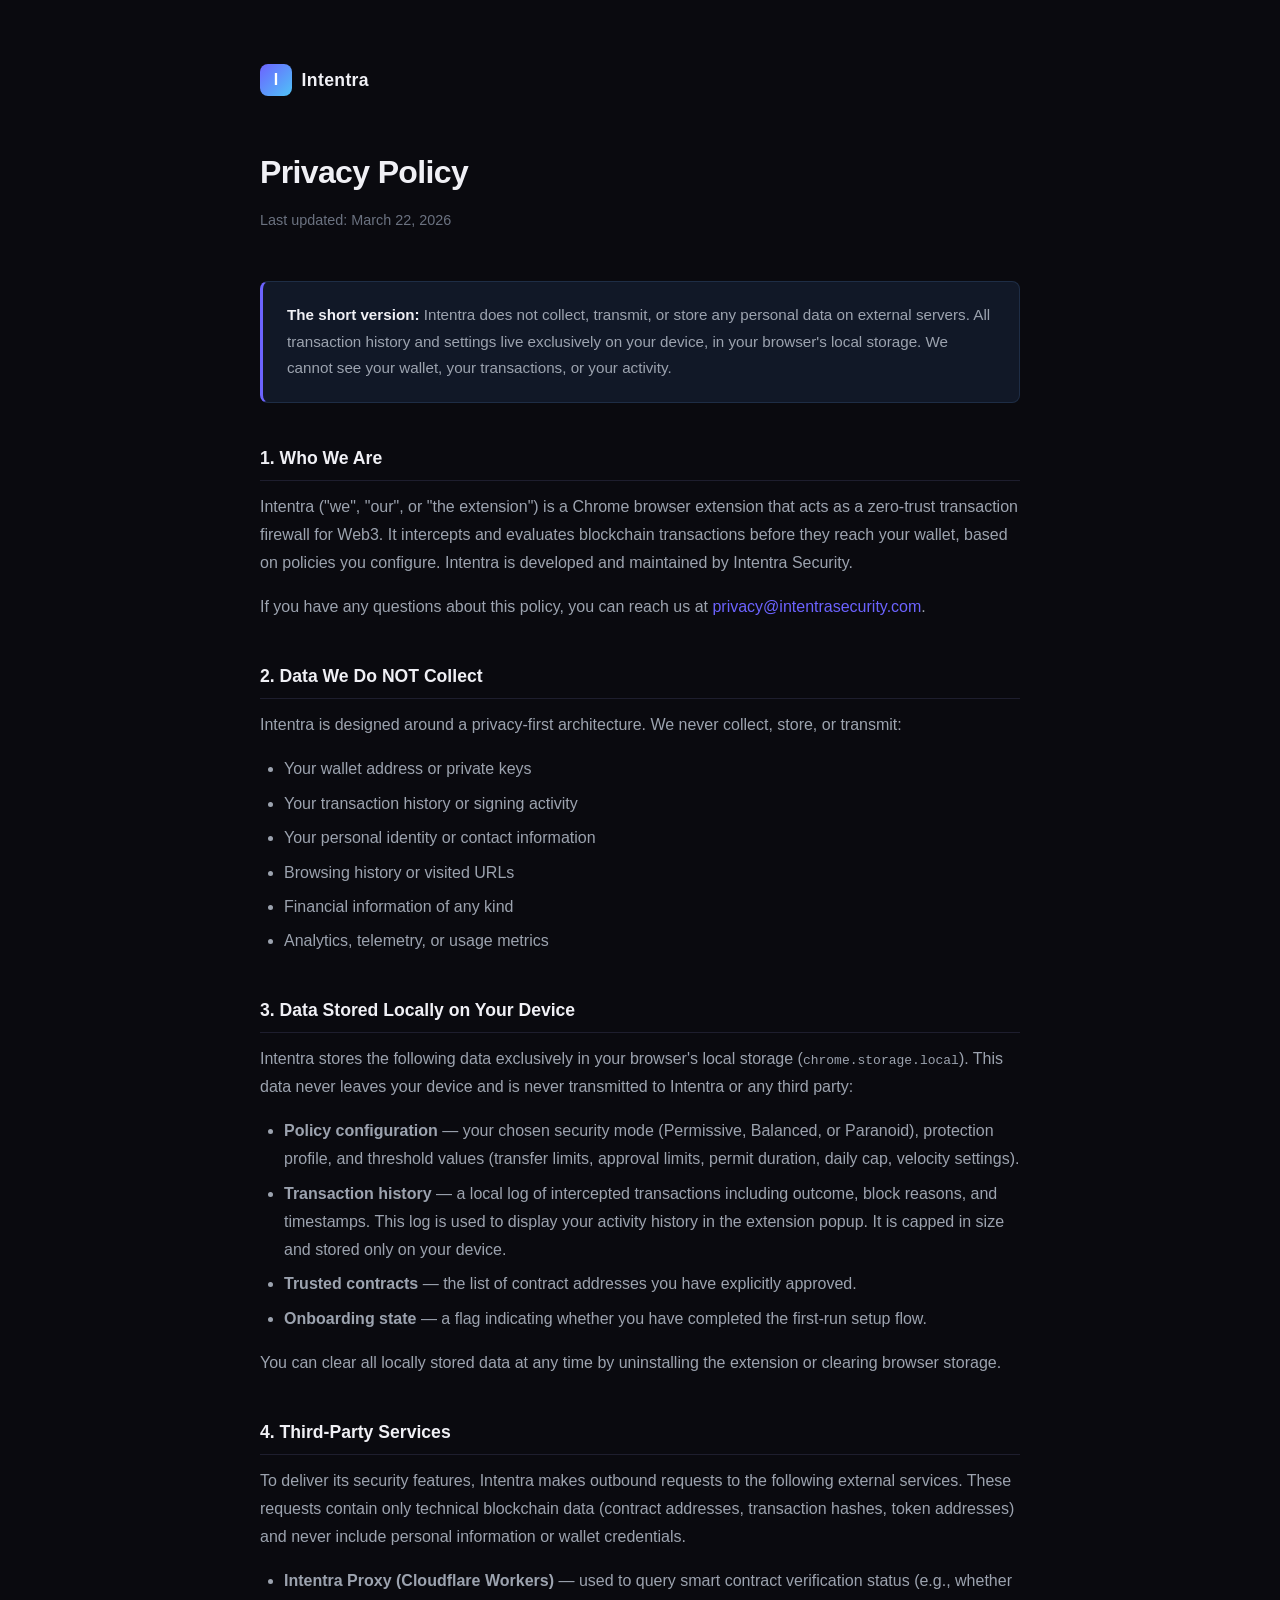
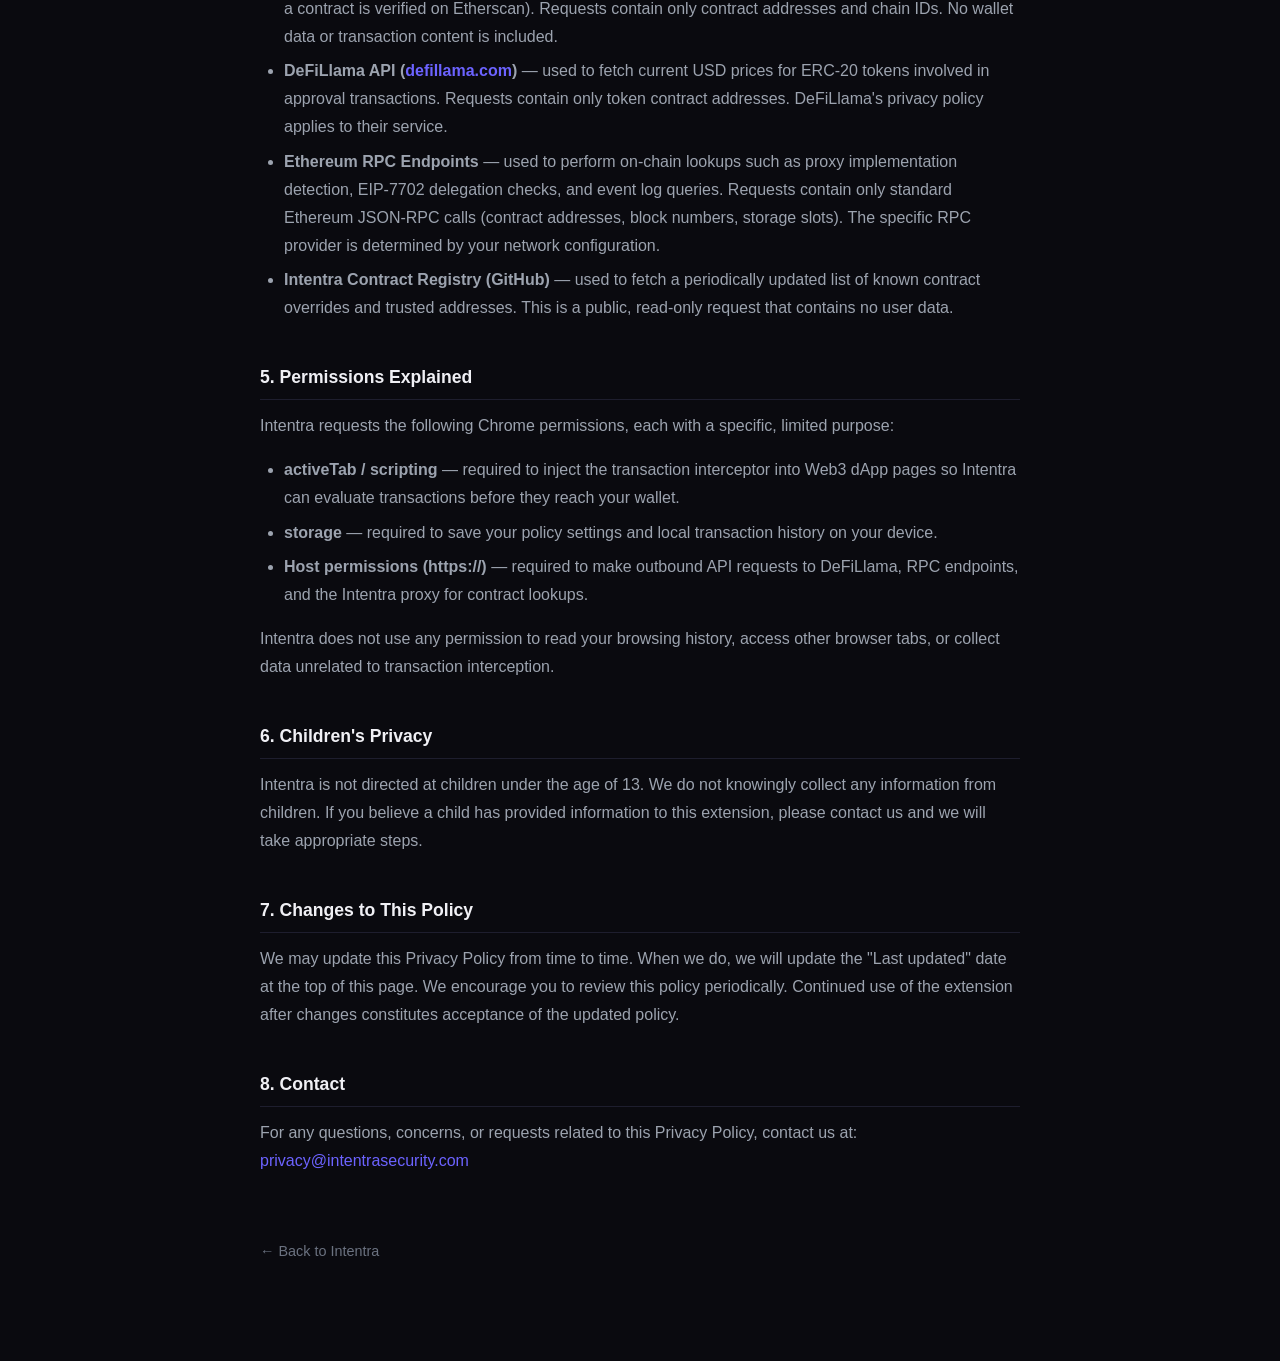
<file: privacy.html>
<!DOCTYPE html>
<html lang="en">
<head>
  <meta charset="UTF-8" />
  <meta name="viewport" content="width=device-width, initial-scale=1.0" />
  <title>Privacy Policy — Intentra</title>
  <link rel="canonical" href="https://www.intentrasecurity.com/privacy" />
  <style>
    *, *::before, *::after { box-sizing: border-box; margin: 0; padding: 0; }

    body {
      font-family: -apple-system, BlinkMacSystemFont, "Segoe UI", Roboto, Helvetica, Arial, sans-serif;
      background: #0a0a0f;
      color: #c9cdd4;
      line-height: 1.75;
      padding: 0 1rem;
    }

    .container {
      max-width: 760px;
      margin: 0 auto;
      padding: 4rem 0 6rem;
    }

    .logo {
      display: flex;
      align-items: center;
      gap: 0.6rem;
      margin-bottom: 3rem;
      text-decoration: none;
    }

    .logo-mark {
      width: 32px;
      height: 32px;
      background: linear-gradient(135deg, #6c63ff, #4fc3f7);
      border-radius: 8px;
      display: flex;
      align-items: center;
      justify-content: center;
      font-weight: 800;
      font-size: 16px;
      color: #fff;
    }

    .logo-name {
      font-size: 1.1rem;
      font-weight: 700;
      color: #f0f0f5;
      letter-spacing: 0.02em;
    }

    h1 {
      font-size: 2rem;
      font-weight: 800;
      color: #f0f0f5;
      margin-bottom: 0.5rem;
      letter-spacing: -0.02em;
    }

    .subtitle {
      font-size: 0.9rem;
      color: #6b7280;
      margin-bottom: 3rem;
    }

    h2 {
      font-size: 1.1rem;
      font-weight: 700;
      color: #f0f0f5;
      margin-top: 2.5rem;
      margin-bottom: 0.75rem;
      padding-bottom: 0.4rem;
      border-bottom: 1px solid #1e1e2e;
    }

    p {
      margin-bottom: 1rem;
      color: #9ca3af;
    }

    ul {
      margin: 0.5rem 0 1rem 1.5rem;
      color: #9ca3af;
    }

    ul li {
      margin-bottom: 0.4rem;
    }

    .highlight-box {
      background: #111827;
      border: 1px solid #1e2d45;
      border-left: 3px solid #6c63ff;
      border-radius: 8px;
      padding: 1.25rem 1.5rem;
      margin: 1.5rem 0;
      color: #9ca3af;
      font-size: 0.95rem;
    }

    .highlight-box strong {
      color: #f0f0f5;
    }

    a {
      color: #6c63ff;
      text-decoration: none;
    }

    a:hover {
      text-decoration: underline;
    }

    .back-link {
      display: inline-flex;
      align-items: center;
      gap: 0.4rem;
      font-size: 0.9rem;
      color: #6b7280;
      margin-top: 3rem;
      text-decoration: none;
      transition: color 0.2s;
    }

    .back-link:hover {
      color: #f0f0f5;
      text-decoration: none;
    }
  </style>
</head>
<body>
  <div class="container">

    <a href="https://intentrasecurity.com" class="logo">
      <div class="logo-mark">I</div>
      <span class="logo-name">Intentra</span>
    </a>

    <h1>Privacy Policy</h1>
    <p class="subtitle">Last updated: March 22, 2026</p>

    <div class="highlight-box">
      <strong>The short version:</strong> Intentra does not collect, transmit, or store any personal data on external servers. All transaction history and settings live exclusively on your device, in your browser's local storage. We cannot see your wallet, your transactions, or your activity.
    </div>

    <h2>1. Who We Are</h2>
    <p>
      Intentra ("we", "our", or "the extension") is a Chrome browser extension that acts as a zero-trust transaction firewall for Web3. It intercepts and evaluates blockchain transactions before they reach your wallet, based on policies you configure. Intentra is developed and maintained by Intentra Security.
    </p>
    <p>
      If you have any questions about this policy, you can reach us at <a href="mailto:privacy@intentrasecurity.com">privacy@intentrasecurity.com</a>.
    </p>

    <h2>2. Data We Do NOT Collect</h2>
    <p>Intentra is designed around a privacy-first architecture. We never collect, store, or transmit:</p>
    <ul>
      <li>Your wallet address or private keys</li>
      <li>Your transaction history or signing activity</li>
      <li>Your personal identity or contact information</li>
      <li>Browsing history or visited URLs</li>
      <li>Financial information of any kind</li>
      <li>Analytics, telemetry, or usage metrics</li>
    </ul>

    <h2>3. Data Stored Locally on Your Device</h2>
    <p>
      Intentra stores the following data exclusively in your browser's local storage (<code>chrome.storage.local</code>). This data never leaves your device and is never transmitted to Intentra or any third party:
    </p>
    <ul>
      <li><strong>Policy configuration</strong> — your chosen security mode (Permissive, Balanced, or Paranoid), protection profile, and threshold values (transfer limits, approval limits, permit duration, daily cap, velocity settings).</li>
      <li><strong>Transaction history</strong> — a local log of intercepted transactions including outcome, block reasons, and timestamps. This log is used to display your activity history in the extension popup. It is capped in size and stored only on your device.</li>
      <li><strong>Trusted contracts</strong> — the list of contract addresses you have explicitly approved.</li>
      <li><strong>Onboarding state</strong> — a flag indicating whether you have completed the first-run setup flow.</li>
    </ul>
    <p>You can clear all locally stored data at any time by uninstalling the extension or clearing browser storage.</p>

    <h2>4. Third-Party Services</h2>
    <p>To deliver its security features, Intentra makes outbound requests to the following external services. These requests contain only technical blockchain data (contract addresses, transaction hashes, token addresses) and never include personal information or wallet credentials.</p>

    <ul>
      <li>
        <strong>Intentra Proxy (Cloudflare Workers)</strong> — used to query smart contract verification status (e.g., whether a contract is verified on Etherscan). Requests contain only contract addresses and chain IDs. No wallet data or transaction content is included.
      </li>
      <li>
        <strong>DeFiLlama API (<a href="https://defillama.com" target="_blank" rel="noopener">defillama.com</a>)</strong> — used to fetch current USD prices for ERC-20 tokens involved in approval transactions. Requests contain only token contract addresses. DeFiLlama's privacy policy applies to their service.
      </li>
      <li>
        <strong>Ethereum RPC Endpoints</strong> — used to perform on-chain lookups such as proxy implementation detection, EIP-7702 delegation checks, and event log queries. Requests contain only standard Ethereum JSON-RPC calls (contract addresses, block numbers, storage slots). The specific RPC provider is determined by your network configuration.
      </li>
      <li>
        <strong>Intentra Contract Registry (GitHub)</strong> — used to fetch a periodically updated list of known contract overrides and trusted addresses. This is a public, read-only request that contains no user data.
      </li>
    </ul>

    <h2>5. Permissions Explained</h2>
    <p>Intentra requests the following Chrome permissions, each with a specific, limited purpose:</p>
    <ul>
      <li><strong>activeTab / scripting</strong> — required to inject the transaction interceptor into Web3 dApp pages so Intentra can evaluate transactions before they reach your wallet.</li>
      <li><strong>storage</strong> — required to save your policy settings and local transaction history on your device.</li>
      <li><strong>Host permissions (https://)</strong> — required to make outbound API requests to DeFiLlama, RPC endpoints, and the Intentra proxy for contract lookups.</li>
    </ul>
    <p>Intentra does not use any permission to read your browsing history, access other browser tabs, or collect data unrelated to transaction interception.</p>

    <h2>6. Children's Privacy</h2>
    <p>
      Intentra is not directed at children under the age of 13. We do not knowingly collect any information from children. If you believe a child has provided information to this extension, please contact us and we will take appropriate steps.
    </p>

    <h2>7. Changes to This Policy</h2>
    <p>
      We may update this Privacy Policy from time to time. When we do, we will update the "Last updated" date at the top of this page. We encourage you to review this policy periodically. Continued use of the extension after changes constitutes acceptance of the updated policy.
    </p>

    <h2>8. Contact</h2>
    <p>
      For any questions, concerns, or requests related to this Privacy Policy, contact us at:<br />
      <a href="mailto:privacy@intentrasecurity.com">privacy@intentrasecurity.com</a>
    </p>

    <a href="https://intentrasecurity.com" class="back-link">← Back to Intentra</a>

  </div>
</body>
</html>
</file>
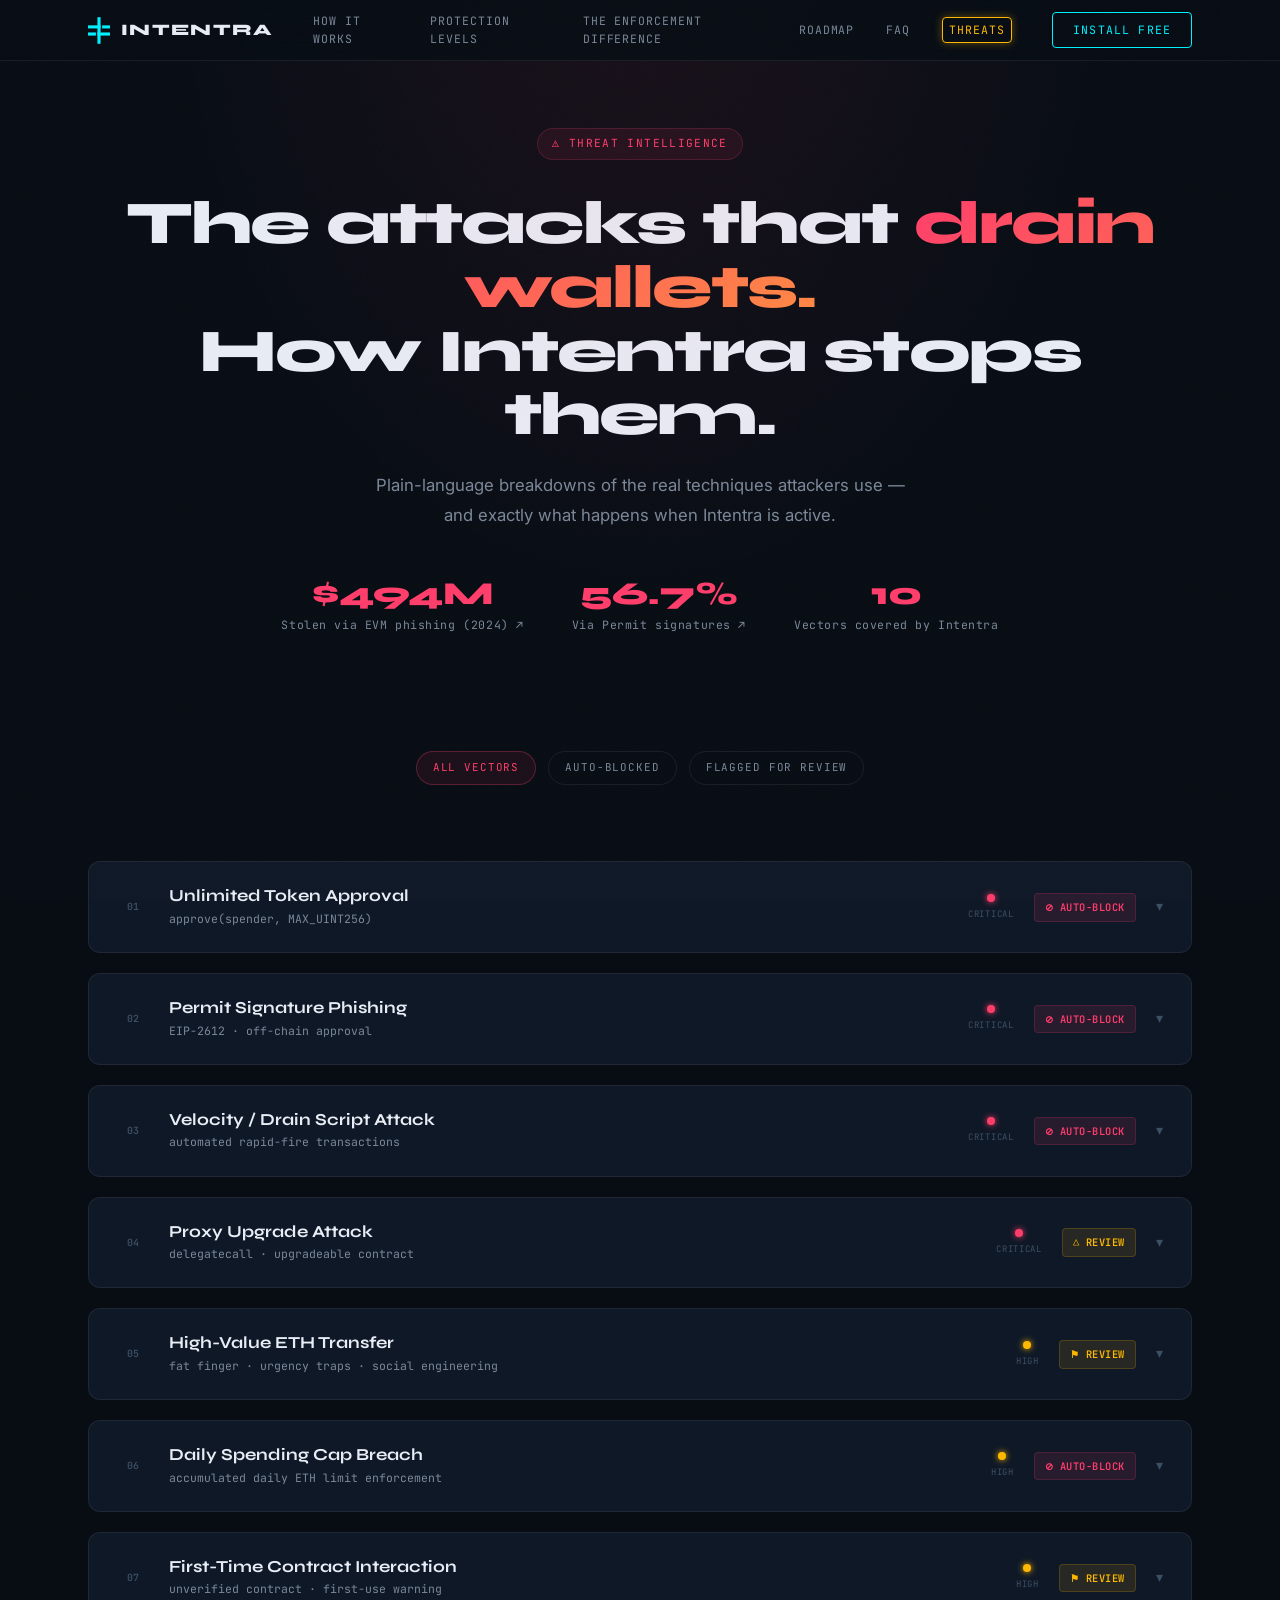
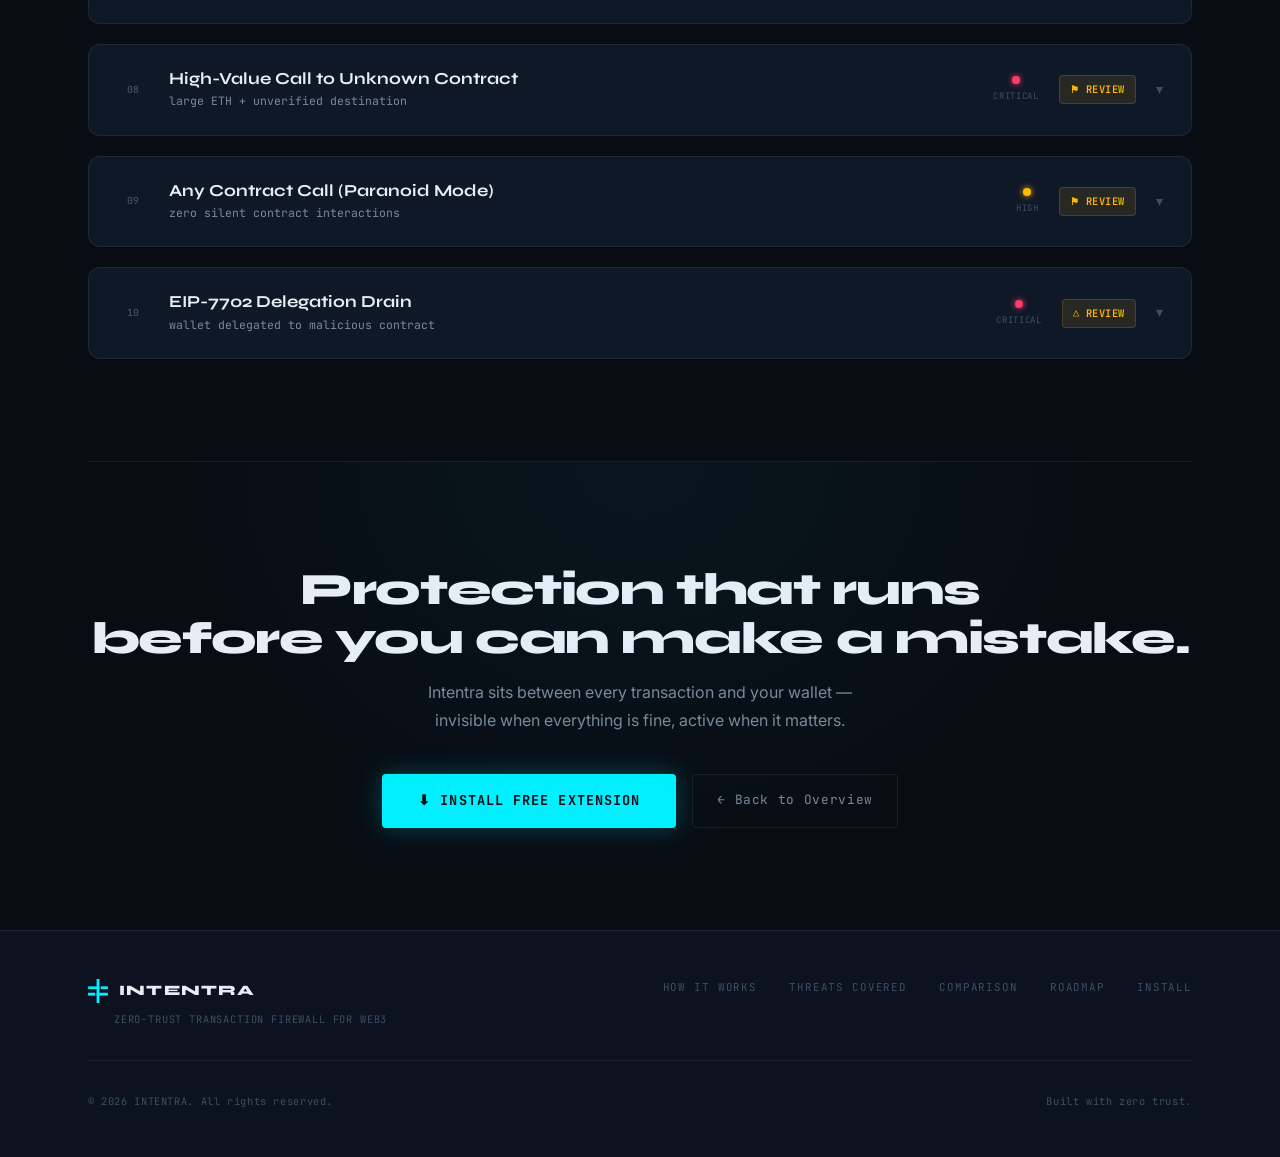
<file: threats.html>
<!DOCTYPE html>
<html lang="en" data-lang="en">
<head>
  <meta charset="UTF-8" />
  <link rel="icon" type="image/svg+xml" href="favicon.svg">
  <meta name="viewport" content="width=device-width, initial-scale=1.0" />
  <meta http-equiv="X-UA-Compatible" content="IE=edge" />
  <title>INTENTRA</title>
  <meta name="description" content="The most common ways crypto wallets get drained — and exactly how Intentra stops each one." />
  <meta name="author" content="INTENTRA" />
  <meta name="robots" content="index, follow" />
  <link rel="canonical" href="https://www.intentrasecurity.com/threats.html" />

  <link rel="preconnect" href="https://fonts.googleapis.com" />
  <link rel="preconnect" href="https://fonts.gstatic.com" crossorigin />
  <link rel="dns-prefetch" href="https://fonts.googleapis.com" />
  <link href="https://fonts.googleapis.com/css2?family=Syne:wght@400;600;700;800&family=JetBrains+Mono:wght@400;500;700&family=Inter:wght@300;400;500&display=swap" rel="stylesheet" />


  <!-- Shared design system from landing -->
  <link rel="stylesheet" href="styles.css" />

  <style>
    /* ── threats.html page-specific styles ── */

    .threats-hero {
      padding: clamp(5rem, 10vw, 8rem) 0 clamp(3rem, 6vw, 5rem);
      text-align: center;
      position: relative;
    }
    .threats-hero::before {
      content: '';
      position: absolute; inset: 0; pointer-events: none;
      background: radial-gradient(ellipse at 50% -10%, rgba(255,61,107,0.08) 0%, transparent 60%);
    }

    .threats-eyebrow {
      display: inline-flex; align-items: center; gap: 8px;
      font-family: var(--font-mono); font-size: 0.7rem;
      color: var(--deny); letter-spacing: 0.12em; text-transform: uppercase;
      background: rgba(255,61,107,0.08); border: 1px solid rgba(255,61,107,0.18);
      padding: 6px 14px; border-radius: 100px; margin-bottom: 2rem;
    }

    .threats-hero h1 {
      font-size: clamp(2.2rem, 5vw, 3.8rem);
      font-weight: 800; letter-spacing: -0.03em; line-height: 1.05;
      margin-bottom: 1.5rem;
    }
    .threats-hero h1 em {
      font-style: normal;
      background: linear-gradient(135deg, var(--deny) 0%, #ff8c42 100%);
      -webkit-background-clip: text; -webkit-text-fill-color: transparent;
      background-clip: text;
    }
    .threats-hero-sub {
      font-size: 1.05rem; color: var(--text-muted);
      max-width: 540px; margin: 0 auto 3rem; line-height: 1.75;
    }

    .threats-stats {
      display: flex; justify-content: center; gap: 3rem; flex-wrap: wrap;
    }
    .threats-stat { text-align: center; }
    .threats-stat-num {
      font-family: var(--font-display); font-size: 2rem; font-weight: 800;
      color: var(--deny); display: block; line-height: 1;
    }
    .threats-stat-label {
      font-size: 0.72rem; color: var(--text-muted);
      font-family: var(--font-mono); margin-top: 6px; display: block;
      letter-spacing: 0.05em;
    }

    /* Filter bar */
    .filter-bar {
      display: flex; justify-content: center; gap: 0.75rem;
      flex-wrap: wrap; padding: 2.5rem 0 0;
    }
    .filter-btn {
      font-family: var(--font-mono); font-size: 0.68rem;
      padding: 7px 16px; border-radius: 100px;
      border: 1px solid var(--border); color: var(--text-muted);
      background: none; cursor: pointer;
      transition: all 0.2s; letter-spacing: 0.08em; text-transform: uppercase;
    }
    .filter-btn:hover { border-color: rgba(255,255,255,0.2); color: var(--text); }
    .filter-btn.active {
      background: rgba(255,61,107,0.08); border-color: rgba(255,61,107,0.28);
      color: var(--deny);
    }

    /* Vectors section */
    .vectors-section {
      padding: clamp(3rem, 6vw, 5rem) 0 clamp(4rem, 8vw, 7rem);
    }
    .vectors-list {
      display: flex; flex-direction: column; gap: 1.25rem;
    }

    /* Vector card */
    .v-card {
      background: var(--bg-card);
      border: 1px solid var(--border);
      border-radius: var(--r-lg);
      overflow: hidden;
      transition: border-color 0.3s var(--ease), transform 0.25s var(--ease),
                  opacity 0.45s var(--ease);
      opacity: 0; transform: translateY(14px);
    }
    .v-card.visible { opacity: 1; transform: translateY(0); }
    .v-card.hidden { display: none; }
    .v-card:hover:not(.is-open) { border-color: rgba(255,61,107,0.18); }
    .v-card.is-open { border-color: rgba(255,61,107,0.3); }

    .v-header {
      display: grid;
      grid-template-columns: 2rem 1fr auto auto auto;
      align-items: center; gap: 1.25rem;
      padding: 1.5rem 1.75rem;
      cursor: pointer; user-select: none;
    }

    .v-index {
      font-family: var(--font-mono); font-size: 0.62rem; font-weight: 600;
      color: var(--text-dim); text-align: center;
    }

    .v-title {
      font-family: var(--font-display); font-size: 1.05rem; font-weight: 700;
      margin-bottom: 0.2rem; line-height: 1.2;
    }
    .v-subtitle {
      font-size: 0.72rem; color: var(--text-muted); font-family: var(--font-mono);
    }

    .v-severity {
      display: flex; flex-direction: column; align-items: center; gap: 5px;
    }
    .sev-dot {
      width: 8px; height: 8px; border-radius: 50%;
    }
    .sev-dot.critical {
      background: var(--deny); box-shadow: 0 0 6px var(--deny);
      animation: sev-pulse 2s ease-in-out infinite;
    }
    .sev-dot.high {
      background: var(--review); box-shadow: 0 0 6px var(--review);
      animation: sev-pulse 2.5s ease-in-out infinite;
    }
    @keyframes sev-pulse {
      0%, 100% { opacity: 1; } 50% { opacity: 0.3; }
    }
    .sev-label {
      font-family: var(--font-mono); font-size: 0.56rem;
      color: var(--text-dim); text-transform: uppercase; letter-spacing: 0.08em;
    }

    .v-outcome {
      display: flex; align-items: center; gap: 5px;
      font-family: var(--font-mono); font-size: 0.65rem; font-weight: 600;
      padding: 5px 10px; border-radius: var(--r-sm); flex-shrink: 0;
      letter-spacing: 0.05em; white-space: nowrap;
    }
    .v-outcome.deny {
      background: rgba(255,61,107,0.1); color: var(--deny);
      border: 1px solid rgba(255,61,107,0.18);
    }
    .v-outcome.review {
      background: rgba(255,184,0,0.1); color: var(--review);
      border: 1px solid rgba(255,184,0,0.18);
    }

    .v-chevron {
      color: var(--text-dim); font-size: 0.85rem; flex-shrink: 0;
      transition: transform 0.3s var(--ease), color 0.2s;
    }
    .v-card.is-open .v-chevron { transform: rotate(180deg); color: var(--deny); }

    /* Card body */
    .v-body { display: none; border-top: 1px solid var(--border); }
    .v-card.is-open .v-body { display: block; }

    .v-body-grid {
      display: grid; grid-template-columns: 1fr 1fr;
    }

    .v-section {
      padding: 1.75rem;
      border-right: 1px solid var(--border);
    }
    .v-section:last-child { border-right: none; }

    .v-section-label {
      font-family: var(--font-mono); font-size: 0.58rem;
      color: var(--text-dim); text-transform: uppercase; letter-spacing: 0.12em;
      margin-bottom: 1rem; display: flex; align-items: center; gap: 8px;
    }
    .v-section-label::before {
      content: ''; display: block; width: 12px; height: 1px; background: var(--text-dim);
    }

    .v-section p {
      font-size: 0.875rem; color: var(--text-muted); line-height: 1.75;
    }
    .v-section p + p { margin-top: 0.75rem; }

    /* Attack steps */
    .attack-steps { display: flex; flex-direction: column; gap: 0.75rem; margin-top: 1.25rem; }
    .attack-step { display: flex; gap: 0.875rem; align-items: flex-start; }
    .step-n {
      font-family: var(--font-mono); font-size: 0.58rem; font-weight: 600;
      color: var(--deny); background: rgba(255,61,107,0.08);
      border: 1px solid rgba(255,61,107,0.16);
      width: 20px; height: 20px; border-radius: var(--r-sm);
      display: flex; align-items: center; justify-content: center;
      flex-shrink: 0; margin-top: 2px;
    }
    .step-t { font-size: 0.84rem; color: var(--text-muted); line-height: 1.6; }

    /* Loss callout */
    .loss-callout {
      display: flex; align-items: flex-start; gap: 0.875rem;
      background: rgba(255,61,107,0.05); border: 1px solid rgba(255,61,107,0.12);
      border-radius: var(--r-md); padding: 0.875rem 1rem; margin-top: 1.25rem;
    }
    .loss-icon { font-size: 0.9rem; flex-shrink: 0; margin-top: 2px; }
    .loss-text { font-size: 0.78rem; color: var(--text-muted); line-height: 1.55; }
    .loss-text strong { color: var(--deny); }

    /* Coverage */
    .v-coverage {
      padding: 1.25rem 1.75rem;
      border-top: 1px solid var(--border);
      background: linear-gradient(135deg, rgba(0,214,143,0.025) 0%, transparent 50%);
    }
    .coverage-row {
      display: flex; align-items: center; gap: 0.875rem;
      flex-wrap: wrap; margin-bottom: 0.75rem;
    }
    .coverage-badge {
      display: flex; align-items: center; gap: 5px;
      font-family: var(--font-mono); font-size: 0.65rem; font-weight: 600;
      padding: 4px 10px; border-radius: var(--r-sm); letter-spacing: 0.05em;
    }
    .coverage-badge.blocked {
      background: rgba(0,214,143,0.1); color: var(--allow);
      border: 1px solid rgba(0,214,143,0.18);
    }
    .coverage-badge.reviewed {
      background: rgba(255,184,0,0.1); color: var(--review);
      border: 1px solid rgba(255,184,0,0.18);
    }
    .coverage-badge::before { content: '✓'; font-size: 0.6rem; }
    .coverage-mode {
      font-family: var(--font-mono); font-size: 0.65rem; color: var(--text-dim);
    }
    .coverage-desc { font-size: 0.86rem; color: var(--text-muted); line-height: 1.7; }

    /* CTA */
    .threats-cta {
      text-align: center;
      padding: clamp(4rem, 8vw, 7rem) 0;
      border-top: 1px solid var(--border);
      position: relative;
    }
    .threats-cta::before {
      content: '';
      position: absolute; inset: 0; pointer-events: none;
      background: radial-gradient(ellipse at 50% 0%, rgba(0,240,255,0.04) 0%, transparent 60%);
    }
    .threats-cta h2 {
      font-size: clamp(1.8rem, 4vw, 2.8rem);
      font-weight: 800; letter-spacing: -0.03em; margin-bottom: 1rem; line-height: 1.1;
    }
    .threats-cta p {
      color: var(--text-muted); max-width: 460px;
      margin: 0 auto 2.5rem; line-height: 1.7; font-size: 1rem;
    }
    .cta-row { display: flex; gap: 1rem; justify-content: center; flex-wrap: wrap; }

    /* Active nav link */
    .nav-links a.is-active { color: var(--text); }

    /* Responsive */
    @media (max-width: 768px) {
      .v-body-grid { grid-template-columns: 1fr; }
      .v-section { border-right: none; border-bottom: 1px solid var(--border); }
      .v-section:last-child { border-bottom: none; }
    }
    @media (max-width: 640px) {
      .v-header { grid-template-columns: auto 1fr auto auto; gap: 0.875rem; padding: 1.25rem; }
      .v-severity { display: none; }
    }

    /* Stat Popups */
    .stat-clickable {
      cursor: pointer;
      transition: opacity 0.15s;
    }
    .stat-clickable:hover {
      opacity: 0.8;
    }
    .tstat-overlay {
      display: none;
      position: fixed;
      inset: 0;
      background: rgba(0, 0, 0, 0.65);
      z-index: 199;
    }
    .tstat-overlay.is-open {
      display: block;
    }
    .tstat-popup {
      display: none;
      position: fixed;
      top: 50%;
      left: 50%;
      transform: translate(-50%, -50%);
      z-index: 200;
      width: 360px;
      max-width: calc(100vw - 2rem);
      max-height: calc(100vh - 4rem);
      overflow-y: auto;
      background: var(--bg-card);
      border: 1px solid rgba(0, 214, 143, 0.25);
      border-radius: 12px;
      box-shadow: 0 16px 48px rgba(0, 0, 0, 0.6);
      padding: 1.5rem;
    }
    .tstat-popup.is-open {
      display: block;
    }
    .tstat-popup-title {
      font-family: var(--font-display);
      font-size: 0.95rem;
      color: var(--cyan);
      margin-bottom: 0.75rem;
      padding-right: 1.5rem;
    }
    .tstat-popup-metric {
      font-family: var(--font-display);
      font-size: 2rem;
      color: var(--cyan);
      line-height: 1;
    }
    .tstat-popup-metric-label {
      font-size: 0.7rem;
      font-family: var(--font-mono);
      opacity: 0.5;
      text-transform: uppercase;
      letter-spacing: 0.08em;
      margin-bottom: 1rem;
      display: block;
    }
    .tstat-popup-body {
      font-size: 0.82rem;
      line-height: 1.6;
      opacity: 0.8;
      margin-bottom: 1rem;
    }
    .tstat-popup-note {
      background: rgba(251, 191, 36, 0.08);
      border-left: 2px solid rgba(251, 191, 36, 0.5);
      border-radius: 4px;
      padding: 0.6rem 0.75rem;
      font-size: 0.75rem;
      line-height: 1.5;
      margin-bottom: 1rem;
    }
    .tstat-popup-sources {
      border-top: 1px solid rgba(255, 255, 255, 0.08);
      padding-top: 0.75rem;
    }
    .tstat-popup-sources-label {
      font-family: var(--font-mono);
      font-size: 0.65rem;
      text-transform: uppercase;
      letter-spacing: 0.1em;
      opacity: 0.4;
      margin-bottom: 0.4rem;
      display: block;
    }
    .tstat-popup-source {
      font-family: var(--font-mono);
      font-size: 0.7rem;
      display: block;
      margin-bottom: 0.2rem;
      color: var(--cyan);
      opacity: 0.7;
      text-decoration: none;
    }
    .tstat-popup-source:hover {
      opacity: 1;
      text-decoration: underline;
    }
    .tstat-popup-close {
      position: absolute;
      top: 0.75rem;
      right: 0.75rem;
      background: none;
      border: none;
      color: inherit;
      opacity: 0.4;
      cursor: pointer;
      font-size: 1.1rem;
      line-height: 1;
      padding: 0.25rem;
    }
    .tstat-popup-close:hover {
      opacity: 0.9;
    }
  </style>
</head>

<body>

  <div class="noise" aria-hidden="true"></div>

  <!-- NAV — exact same structure as landing -->
  <header class="nav" id="nav" role="banner">
    <div class="nav-inner">
      <a href="index.html" class="nav-logo" aria-label="INTENTRA home">
        <svg width="22" height="27" viewBox="0 0 100 121" fill="#00f0ff" aria-hidden="true">
          <rect x="42.89" y="0"     width="14.22" height="121"/>
          <rect x="0"     y="37.14" width="57.11" height="14.01"/>
          <rect x="64.1"  y="37.14" width="35.9"  height="14.01"/>
          <rect x="0"     y="69.38" width="35.9"  height="14.24"/>
          <rect x="42.89" y="69.38" width="57.11" height="14.24"/>
        </svg>
        <span>INTENTRA</span>
      </a>

      <nav class="nav-links" role="navigation" aria-label="Main navigation">
        <a href="index.html#how-it-works">How It Works</a>
        <a href="index.html#protection-levels">Protection Levels</a>
        <a href="index.html#comparison">The Enforcement Difference</a>
        <a href="index.html#roadmap">Roadmap</a>
        <a href="index.html#faq">FAQ</a>
        <a href="threats.html" class="is-active nav-link--highlight">Threats</a>
      </nav>

      <div class="nav-actions">
        <a href="https://chromewebstore.google.com/detail/intentra/pdolmailckbfobofbkkhbhebdloimafk" target="_blank" rel="noopener noreferrer" class="btn-nav">Install Free</a>
      </div>

      <button class="nav-burger" id="navBurger" aria-label="Open menu" aria-expanded="false">
        <span></span><span></span><span></span>
      </button>
    </div>
  </header>

  <main>
    <div class="container">

      <!-- HERO -->
      <section class="threats-hero">
        <div class="threats-eyebrow">⚠ Threat Intelligence</div>
        <h1>The attacks that <em>drain wallets.</em><br/>How Intentra stops them.</h1>
        <p class="threats-hero-sub">Plain-language breakdowns of the real techniques attackers use — and exactly what happens when Intentra is active.</p>
        <div class="threats-stats" style="position:relative">
          <div class="threats-stat stat-clickable" id="tstat-stolen">
            <span class="threats-stat-num">$494M</span>
            <span class="threats-stat-label">Stolen via EVM phishing (2024) ↗</span>
          </div>
          <div class="threats-stat stat-clickable" id="tstat-permit">
            <span class="threats-stat-num">56.7%</span>
            <span class="threats-stat-label">Via Permit signatures ↗</span>
          </div>
          <div class="threats-stat">
            <span class="threats-stat-num">10</span>
            <span class="threats-stat-label">Vectors covered by Intentra</span>
          </div>
        </div>
      </section>

      <!-- FILTER -->
      <div class="filter-bar">
        <button class="filter-btn active" data-filter="all">All vectors</button>
        <button class="filter-btn" data-filter="deny">Auto-blocked</button>
        <button class="filter-btn" data-filter="review">Flagged for review</button>
      </div>

      <!-- VECTORS -->
      <section class="vectors-section" aria-label="Attack vectors">
        <div class="vectors-list" id="vectorsList">

          <!-- 01 -->
          <article class="v-card" data-outcome="deny">
            <div class="v-header" tabindex="0" role="button" aria-expanded="false">
              <span class="v-index font-mono">01</span>
              <div>
                <div class="v-title">Unlimited Token Approval</div>
                <div class="v-subtitle">approve(spender, MAX_UINT256)</div>
              </div>
              <div class="v-severity"><div class="sev-dot critical"></div><span class="sev-label">Critical</span></div>
              <div class="v-outcome deny">⊘ AUTO-BLOCK</div>
              <span class="v-chevron" aria-hidden="true">▾</span>
            </div>
            <div class="v-body">
              <div class="v-body-grid">
                <div class="v-section">
                  <div class="v-section-label">What it is</div>
                  <p>When you use a DeFi app for the first time, it asks you to "approve" it to spend your tokens. Legitimate apps request exactly what they need.</p>
                  <p>Drainer apps request the <strong>maximum possible amount</strong> — every token you'll ever have, forever. Once approved, the attacker can drain your wallet anytime, even while you sleep.</p>
                  <div class="attack-steps">
                    <div class="attack-step"><span class="step-n">1</span><span class="step-t">Fake DeFi app asks you to approve tokens to "start using" the platform.</span></div>
                    <div class="attack-step"><span class="step-n">2</span><span class="step-t">Approval is for MAX_UINT256 — the largest number possible in Ethereum.</span></div>
                    <div class="attack-step"><span class="step-n">3</span><span class="step-t">Attacker calls transferFrom() on your wallet at any future time, draining everything.</span></div>
                  </div>
                  <div class="loss-callout">
                    <span class="loss-icon">💸</span>
                    <div class="loss-text"><strong>Real impact:</strong> Permit and approval drains accounted for 56.7% of all EVM phishing losses in 2024 — $494M total. Once approved, no further action is needed from the victim.</div>
                  </div>
                </div>
                <div class="v-section">
                  <div class="v-section-label">How Intentra detects it</div>
                  <p>Intentra inspects every approval transaction before it reaches your wallet. If the amount equals MAX_UINT256 (or any equivalent maximum), it flags it as <span class="font-mono" style="color:var(--deny);font-size:0.78rem">UNLIMITED_APPROVAL</span>.</p>
                  <p>This is a hard rule — it cannot be bypassed by changing security mode. No configuration disables it.</p>
                </div>
              </div>
              <div class="v-coverage">
                <div class="coverage-row">
                  <div class="coverage-badge blocked">Blocked automatically</div>
                  <div class="coverage-mode font-mono">All modes → DENY · No override possible</div>
                </div>
                <p class="coverage-desc">The transaction is rejected before your wallet even sees it. No popup to accidentally approve. The attacker never gets the permission they need.</p>
              </div>
            </div>
          </article>

          <!-- 02 -->
          <article class="v-card" data-outcome="deny">
            <div class="v-header" tabindex="0" role="button" aria-expanded="false">
              <span class="v-index font-mono">02</span>
              <div>
                <div class="v-title">Permit Signature Phishing</div>
                <div class="v-subtitle">EIP-2612 · off-chain approval</div>
              </div>
              <div class="v-severity"><div class="sev-dot critical"></div><span class="sev-label">Critical</span></div>
              <div class="v-outcome deny">⊘ AUTO-BLOCK</div>
              <span class="v-chevron" aria-hidden="true">▾</span>
            </div>
            <div class="v-body">
              <div class="v-body-grid">
                <div class="v-section">
                  <div class="v-section-label">What it is</div>
                  <p>A newer, more dangerous version of the approval attack. Instead of a transaction, the site asks you to "sign a message" — which feels harmless, like logging in.</p>
                  <p>That signature is a <strong>Permit</strong>: a cryptographically valid authorization that lets the attacker drain your tokens with no further action from you. No gas. No second confirmation.</p>
                  <div class="attack-steps">
                    <div class="attack-step"><span class="step-n">1</span><span class="step-t">Site shows a "sign to continue" prompt. Looks like a standard login.</span></div>
                    <div class="attack-step"><span class="step-n">2</span><span class="step-t">The signature is actually a Permit for unlimited tokens, valid for 30 days.</span></div>
                    <div class="attack-step"><span class="step-n">3</span><span class="step-t">Attacker submits the signature to the blockchain. No second interaction needed from you.</span></div>
                  </div>
                  <div class="loss-callout">
                    <span class="loss-icon">💸</span>
                    <div class="loss-text"><strong>Real impact:</strong> Permit-type signatures were the #1 drain method in both 2024 (56.7% of EVM losses) and 2025. The largest single Permit drain of 2025 took $6.5M in a single transaction.</div>
                  </div>
                </div>
                <div class="v-section">
                  <div class="v-section-label">How Intentra detects it</div>
                  <p>Intentra intercepts signature requests, not just transactions. When a site requests a typed signature (eth_signTypedData), Intentra decodes the hidden contents and checks for Permit structures.</p>
                  <p>If the permit value is MAX_UINT256 or the expiry deadline is excessively long, the request is blocked before you can sign.</p>
                </div>
              </div>
              <div class="v-coverage">
                <div class="coverage-row">
                  <div class="coverage-badge blocked">Blocked automatically</div>
                  <div class="coverage-mode font-mono">Unlimited value → DENY · Excessive TTL → REVIEW</div>
                </div>
                <p class="coverage-desc">Intentra reads the hidden contents of the signature request and rejects it before it reaches your wallet screen. The attacker never gets a valid signature.</p>
              </div>
            </div>
          </article>

          <!-- 03 -->
          <article class="v-card" data-outcome="deny">
            <div class="v-header" tabindex="0" role="button" aria-expanded="false">
              <span class="v-index font-mono">03</span>
              <div>
                <div class="v-title">Velocity / Drain Script Attack</div>
                <div class="v-subtitle">automated rapid-fire transactions</div>
              </div>
              <div class="v-severity"><div class="sev-dot critical"></div><span class="sev-label">Critical</span></div>
              <div class="v-outcome deny">⊘ AUTO-BLOCK</div>
              <span class="v-chevron" aria-hidden="true">▾</span>
            </div>
            <div class="v-body">
              <div class="v-body-grid">
                <div class="v-section">
                  <div class="v-section-label">What it is</div>
                  <p>Once a malicious site has partial wallet access, an automated script fires multiple transactions in rapid succession — trying to move assets before you can react.</p>
                  <p>The speed is intentional: human reaction time is ~500ms. Scripts operate in milliseconds. By the time you see anything happen, it may be over.</p>
                  <div class="attack-steps">
                    <div class="attack-step"><span class="step-n">1</span><span class="step-t">Malicious site gains partial wallet interaction.</span></div>
                    <div class="attack-step"><span class="step-n">2</span><span class="step-t">Script fires 10+ transactions per minute, each moving a portion of your assets.</span></div>
                    <div class="attack-step"><span class="step-n">3</span><span class="step-t">Wallet is empty before you can process what's happening.</span></div>
                  </div>
                </div>
                <div class="v-section">
                  <div class="v-section-label">How Intentra detects it</div>
                  <p>Intentra tracks transactions per minute in real time. When the rate exceeds your configured threshold (default: 5 TX/min), it automatically activates the emergency kill switch.</p>
                  <p>The kill switch blocks all further transactions until you manually reset it. The UI turns orange to alert you immediately. This is the very first check Intentra runs — before any other rule.</p>
                </div>
              </div>
              <div class="v-coverage">
                <div class="coverage-row">
                  <div class="coverage-badge blocked">Auto-blocked + kill switch</div>
                  <div class="coverage-mode font-mono">All modes → DENY · Session locked until manual reset</div>
                </div>
                <p class="coverage-desc">Velocity protection is the first check Intentra runs on every transaction. No drain script can get past this without first disabling Intentra entirely.</p>
              </div>
            </div>
          </article>

          <!-- 04 -->
          <article class="v-card" data-outcome="review">
            <div class="v-header" tabindex="0" role="button" aria-expanded="false">
              <span class="v-index font-mono">04</span>
              <div>
                <div class="v-title">Proxy Upgrade Attack</div>
                <div class="v-subtitle">delegatecall · upgradeable contract</div>
              </div>
              <div class="v-severity"><div class="sev-dot critical"></div><span class="sev-label">Critical</span></div>
              <div class="v-outcome review">△ REVIEW</div>
              <span class="v-chevron" aria-hidden="true">▾</span>
            </div>
            <div class="v-body">
              <div class="v-body-grid">
                <div class="v-section">
                  <div class="v-section-label">What it is</div>
                  <p>Many DeFi protocols use upgradeable proxy contracts — the address you approve stays the same, but the underlying logic can be silently replaced. You approved a safe contract. The attacker upgrades it to malicious code. Your existing approval now grants access to logic you never reviewed — and never had a chance to reject.</p>
                  <div class="attack-steps">
                    <div class="attack-step"><span class="step-n">1</span><span class="step-t">You approve a token spend to a legitimate-looking upgradeable proxy contract.</span></div>
                    <div class="attack-step"><span class="step-n">2</span><span class="step-t">The contract owner (or an attacker who compromised the owner key) upgrades the implementation to malicious logic.</span></div>
                    <div class="attack-step"><span class="step-n">3</span><span class="step-t">The new implementation uses your existing approval to drain your wallet — no second interaction needed from you.</span></div>
                  </div>
                  <div class="loss-callout">
                    <span class="loss-icon">💸</span>
                    <div class="loss-text"><strong>Real impact:</strong> Multiple DeFi protocols have suffered governance or key compromise attacks enabling malicious upgrades — including Tornado Cash (2023) and several Compound forks. Existing approvals became instant drain vectors with no further action needed from victims.</div>
                  </div>
                </div>
                <div class="v-section">
                  <div class="v-section-label">How Intentra detects it</div>
                  <p>Intentra checks every contract interaction against known proxy patterns. When the destination address contains a delegatecall structure or matches known upgradeable proxy signatures (EIP-1967, EIP-897), the transaction is flagged for review before it reaches your wallet.</p>
                </div>
              </div>
              <div class="v-coverage">
                <div class="coverage-row">
                  <div class="coverage-badge reviewed">Flagged for review</div>
                  <div class="coverage-mode font-mono">Balanced + Paranoid → REVIEW · Permissive → allowed</div>
                </div>
                <p class="coverage-desc">Intentra surfaces the proxy structure before you sign, giving you the context to decide — not just a silent pass-through.</p>
              </div>
            </div>
          </article>

          <!-- 05 -->
          <article class="v-card" data-outcome="review">
            <div class="v-header" tabindex="0" role="button" aria-expanded="false">
              <span class="v-index font-mono">05</span>
              <div>
                <div class="v-title">High-Value ETH Transfer</div>
                <div class="v-subtitle">fat finger · urgency traps · social engineering</div>
              </div>
              <div class="v-severity"><div class="sev-dot high"></div><span class="sev-label">High</span></div>
              <div class="v-outcome review">⚑ REVIEW</div>
              <span class="v-chevron" aria-hidden="true">▾</span>
            </div>
            <div class="v-body">
              <div class="v-body-grid">
                <div class="v-section">
                  <div class="v-section-label">What it is</div>
                  <p>Attackers create artificial urgency — "claim your airdrop in 60 seconds," "your position is being liquidated" — to make you send large ETH amounts without reading carefully.</p>
                  <p>This also covers honest mistakes: mistyping an amount, approving the wrong field, or clicking confirm while distracted.</p>
                  <div class="attack-steps">
                    <div class="attack-step"><span class="step-n">1</span><span class="step-t">Site creates urgency: countdown timer, fake liquidation warning, exclusive offer.</span></div>
                    <div class="attack-step"><span class="step-n">2</span><span class="step-t">You confirm quickly without checking the exact ETH amount.</span></div>
                    <div class="attack-step"><span class="step-n">3</span><span class="step-t">Transaction sends 2–10x more ETH than intended to an attacker address.</span></div>
                  </div>
                </div>
                <div class="v-section">
                  <div class="v-section-label">How Intentra detects it</div>
                  <p>Any native ETH transfer above your configured threshold (default: 0.5 ETH) triggers the overlay with a clear breakdown: destination address, exact amount, and a warning that this exceeds your limit.</p>
                  <p>The overlay interrupts the urgency — giving you the seconds needed to actually read what you're signing.</p>
                </div>
              </div>
              <div class="v-coverage">
                <div class="coverage-row">
                  <div class="coverage-badge reviewed">Flagged for review</div>
                  <div class="coverage-mode font-mono">Balanced + Paranoid → REVIEW · You make the final call</div>
                </div>
                <p class="coverage-desc">Intentra doesn't block the transfer — you might legitimately be sending a large amount. Instead, it forces a deliberate pause and shows you exactly what you're about to sign.</p>
              </div>
            </div>
          </article>

          <!-- 06 -->
          <article class="v-card" data-outcome="deny">
            <div class="v-header" tabindex="0" role="button" aria-expanded="false">
              <span class="v-index font-mono">06</span>
              <div>
                <div class="v-title">Daily Spending Cap Breach</div>
                <div class="v-subtitle">accumulated daily ETH limit enforcement</div>
              </div>
              <div class="v-severity"><div class="sev-dot high"></div><span class="sev-label">High</span></div>
              <div class="v-outcome deny">⊘ AUTO-BLOCK</div>
              <span class="v-chevron" aria-hidden="true">▾</span>
            </div>
            <div class="v-body">
              <div class="v-body-grid">
                <div class="v-section">
                  <div class="v-section-label">What it is</div>
                  <p>Multiple small transactions that individually look harmless can add up to significant losses in a single session. Attackers exploit this by spacing transactions just far enough apart to avoid velocity detection.</p>
                  <p>Without a daily cap, a session starting with a legitimate 0.5 ETH swap could end with 8 ETH moved to attacker addresses across 6 separate transactions.</p>
                  <div class="attack-steps">
                    <div class="attack-step"><span class="step-n">1</span><span class="step-t">Legitimate transaction goes through. Intentra allows it.</span></div>
                    <div class="attack-step"><span class="step-n">2</span><span class="step-t">Attacker triggers additional transactions spaced 2+ minutes apart.</span></div>
                    <div class="attack-step"><span class="step-n">3</span><span class="step-t">Each amount looks reasonable. The daily total does not.</span></div>
                  </div>
                </div>
                <div class="v-section">
                  <div class="v-section-label">How Intentra detects it</div>
                  <p>Intentra tracks the total ETH moved since midnight. When a new transaction would push that total above your configured daily hard cap (default: 10 ETH), it is denied automatically.</p>
                  <p>Even if you approve each individual transaction, the daily cap cannot be exceeded without manually adjusting your settings.</p>
                </div>
              </div>
              <div class="v-coverage">
                <div class="coverage-row">
                  <div class="coverage-badge blocked">Blocked automatically</div>
                  <div class="coverage-mode font-mono">All modes → DENY when cap exceeded · Configurable</div>
                </div>
                <p class="coverage-desc">The daily hard cap is your circuit breaker. No matter how many individual transactions you approve, your total daily exposure is capped at the limit you set.</p>
              </div>
            </div>
          </article>

          <!-- 07 -->
          <article class="v-card" data-outcome="review">
            <div class="v-header" tabindex="0" role="button" aria-expanded="false">
              <span class="v-index font-mono">07</span>
              <div>
                <div class="v-title">First-Time Contract Interaction</div>
                <div class="v-subtitle">unverified contract · first-use warning</div>
              </div>
              <div class="v-severity"><div class="sev-dot high"></div><span class="sev-label">High</span></div>
              <div class="v-outcome review">⚑ REVIEW</div>
              <span class="v-chevron" aria-hidden="true">▾</span>
            </div>
            <div class="v-body">
              <div class="v-body-grid">
                <div class="v-section">
                  <div class="v-section-label">What it is</div>
                  <p>Most crypto losses happen on the first interaction with a contract. The user has no history with it — and attackers know this is the moment of maximum vulnerability.</p>
                  <p>Phishing sites, rug pulls, and fake token claims all rely on getting you to sign one transaction with a contract you've never touched before.</p>
                  <div class="attack-steps">
                    <div class="attack-step"><span class="step-n">1</span><span class="step-t">You visit a new DeFi site, NFT mint, or "claim" page.</span></div>
                    <div class="attack-step"><span class="step-n">2</span><span class="step-t">Site asks you to interact with a contract you've never used.</span></div>
                    <div class="attack-step"><span class="step-n">3</span><span class="step-t">Without checking, you approve — and the contract drains your wallet.</span></div>
                  </div>
                </div>
                <div class="v-section">
                  <div class="v-section-label">How Intentra detects it</div>
                  <p>Intentra maintains a history of every contract you've successfully interacted with. Any contract not in your history and not on the trusted seed whitelist triggers an overlay showing the address and a first-use warning.</p>
                  <p>Once you interact with a contract safely, it joins your trusted list — future interactions pass without friction.</p>
                </div>
              </div>
              <div class="v-coverage">
                <div class="coverage-row">
                  <div class="coverage-badge reviewed">Flagged for review</div>
                  <div class="coverage-mode font-mono">Balanced → REVIEW on first use · Paranoid → REVIEW always</div>
                </div>
                <p class="coverage-desc">Every first-time contract interaction gets a moment of deliberate review. You see the exact address, can verify it, and decide whether to proceed.</p>
              </div>
            </div>
          </article>

          <!-- 08 -->
          <article class="v-card" data-outcome="review">
            <div class="v-header" tabindex="0" role="button" aria-expanded="false">
              <span class="v-index font-mono">08</span>
              <div>
                <div class="v-title">High-Value Call to Unknown Contract</div>
                <div class="v-subtitle">large ETH + unverified destination</div>
              </div>
              <div class="v-severity"><div class="sev-dot critical"></div><span class="sev-label">Critical</span></div>
              <div class="v-outcome review">⚑ REVIEW</div>
              <span class="v-chevron" aria-hidden="true">▾</span>
            </div>
            <div class="v-body">
              <div class="v-body-grid">
                <div class="v-section">
                  <div class="v-section-label">What it is</div>
                  <p>The most dangerous combination: a large ETH amount sent to a contract you've never interacted with. This is the signature of fake investment platforms, bridge scams, and "guaranteed yield" traps.</p>
                  <p>Legitimate protocols rarely ask for significant ETH on your first interaction. Scams almost always do.</p>
                  <div class="attack-steps">
                    <div class="attack-step"><span class="step-n">1</span><span class="step-t">Fake yield platform promises 30% APY. "Deposit at least 1 ETH to activate."</span></div>
                    <div class="attack-step"><span class="step-n">2</span><span class="step-t">You've never interacted with this contract before.</span></div>
                    <div class="attack-step"><span class="step-n">3</span><span class="step-t">Transaction sends ETH directly to attacker wallet. There is no yield platform.</span></div>
                  </div>
                </div>
                <div class="v-section">
                  <div class="v-section-label">How Intentra detects it</div>
                  <p>When both conditions are true — ETH value above your contract call threshold AND the destination is not in your trusted list — Intentra flags it as <span class="font-mono" style="color:var(--review);font-size:0.78rem">HIGH_VALUE_CONTRACT_CALL</span>.</p>
                  <p>The overlay shows the exact ETH amount, the unknown contract address, and a clear warning about the combination of risk factors present.</p>
                </div>
              </div>
              <div class="v-coverage">
                <div class="coverage-row">
                  <div class="coverage-badge reviewed">Flagged for review</div>
                  <div class="coverage-mode font-mono">Balanced + Paranoid → REVIEW · Threshold: 0.5 ETH</div>
                </div>
                <p class="coverage-desc">You might have a legitimate reason to send ETH to a new contract. Intentra doesn't assume otherwise — it just makes sure you're deciding consciously, not by accident.</p>
              </div>
            </div>
          </article>

          <!-- 09 -->
          <article class="v-card" data-outcome="review">
            <div class="v-header" tabindex="0" role="button" aria-expanded="false">
              <span class="v-index font-mono">09</span>
              <div>
                <div class="v-title">Any Contract Call (Paranoid Mode)</div>
                <div class="v-subtitle">zero silent contract interactions</div>
              </div>
              <div class="v-severity"><div class="sev-dot high"></div><span class="sev-label">High</span></div>
              <div class="v-outcome review">⚑ REVIEW</div>
              <span class="v-chevron" aria-hidden="true">▾</span>
            </div>
            <div class="v-body">
              <div class="v-body-grid">
                <div class="v-section">
                  <div class="v-section-label">What it is</div>
                  <p>For users managing significant holdings, even trusted contracts can be compromised. A protocol you've used 50 times safely might have its contract upgraded to a malicious version overnight.</p>
                  <p>In high-stakes situations, every transaction deserves a deliberate human review — regardless of history.</p>
                  <div class="attack-steps">
                    <div class="attack-step"><span class="step-n">1</span><span class="step-t">You've used a protocol 20 times. It's in your trusted history.</span></div>
                    <div class="attack-step"><span class="step-n">2</span><span class="step-t">The protocol's contract was upgraded to a malicious implementation overnight.</span></div>
                    <div class="attack-step"><span class="step-n">3</span><span class="step-t">Balanced mode lets it pass as trusted. Paranoid mode flags it for review.</span></div>
                  </div>
                </div>
                <div class="v-section">
                  <div class="v-section-label">How Intentra detects it</div>
                  <p>In Paranoid mode, CONTRACT_CALL_PARANOID is added to every single contract interaction — known or unknown, high or low value. No interaction passes silently.</p>
                  <p>Every transaction gets the overlay. You confirm every action deliberately. Nothing moves without your eyes on it.</p>
                </div>
              </div>
              <div class="v-coverage">
                <div class="coverage-row">
                  <div class="coverage-badge reviewed">Flagged for review</div>
                  <div class="coverage-mode font-mono">Paranoid mode → REVIEW on every contract call, no exceptions</div>
                </div>
                <p class="coverage-desc">Paranoid mode trades convenience for maximum control. Every contract interaction gets your explicit approval — no exceptions, no history bypass.</p>
              </div>
            </div>
          </article>

          <!-- 10 -->
          <article class="v-card" data-outcome="review">
            <div class="v-header" tabindex="0" role="button" aria-expanded="false">
              <span class="v-index font-mono">10</span>
              <div>
                <div class="v-title">EIP-7702 Delegation Drain</div>
                <div class="v-subtitle">wallet delegated to malicious contract</div>
              </div>
              <div class="v-severity"><div class="sev-dot critical"></div><span class="sev-label">Critical</span></div>
              <div class="v-outcome review">△ REVIEW</div>
              <span class="v-chevron" aria-hidden="true">▾</span>
            </div>
            <div class="v-body">
              <div class="v-body-grid">
                <div class="v-section">
                  <div class="v-section-label">What it is</div>
                  <p>A newer Ethereum feature (EIP-7702) allows wallets to delegate their behavior to a smart contract. This enables powerful features — but also a dangerous new attack vector.</p>
                  <p>An attacker tricks you into delegating your wallet to a malicious contract. Once delegated, every transaction you make passes through attacker-controlled logic that can redirect funds without your knowledge.</p>
                  <div class="attack-steps">
                    <div class="attack-step"><span class="step-n">1</span><span class="step-t">Phishing site gets you to sign a delegation. Looks like a normal "connect wallet."</span></div>
                    <div class="attack-step"><span class="step-n">2</span><span class="step-t">Your wallet is now delegated to a malicious contract — 0xef0100 prefix appears in your bytecode.</span></div>
                    <div class="attack-step"><span class="step-n">3</span><span class="step-t">Every future transaction passes through attacker logic that silently redirects funds.</span></div>
                  </div>
                  <div class="loss-callout">
                    <span class="loss-icon">⚠️</span>
                    <div class="loss-text"><strong>Emerging threat:</strong> EIP-7702 activated on Ethereum mainnet with the Pectra upgrade in May 2025. Drain exploits using this vector are actively being developed and deployed in the wild.</div>
                  </div>
                </div>
                <div class="v-section">
                  <div class="v-section-label">How Intentra detects it</div>
                  <p>Before every native ETH transfer, Intentra checks the destination address's bytecode via eth_getCode. If it starts with 0xef0100 — the EIP-7702 delegation prefix — the transaction is flagged immediately and routed to mandatory review before you can sign.</p>
                  <p>Full SET_CODE transaction interception — blocking the delegation at the moment it's created — is in active development for V2.</p>
                </div>
              </div>
              <div class="v-coverage">
                <div class="coverage-row">
                  <div class="coverage-badge reviewed">Flagged for review</div>
                  <div class="coverage-mode font-mono">Delegated account detected → REVIEW</div>
                </div>
                <p class="coverage-desc">Intentra is one of the few wallet protection tools with active EIP-7702 detection. This attack vector is new and growing — coverage is built in from day one.</p>
              </div>
            </div>
          </article>

        </div>
      </section>

      <!-- CTA -->
      <section class="threats-cta">
        <h2>Protection that runs<br/>before you can make a mistake.</h2>
        <p>Intentra sits between every transaction and your wallet — invisible when everything is fine, active when it matters.</p>
        <div class="cta-row">
          <a href="https://chromewebstore.google.com/detail/intentra/pdolmailckbfobofbkkhbhebdloimafk" target="_blank" rel="noopener noreferrer" class="btn-primary btn-primary--large">⬇ Install Free Extension</a>
          <a href="index.html" class="btn-ghost">← Back to Overview</a>
        </div>
      </section>

    </div>
  </main>

  <!-- FOOTER — exact same as landing -->
  <footer class="footer" role="contentinfo">
    <div class="footer-inner">
      <div class="footer-brand">
        <a href="index.html" class="nav-logo footer-logo" aria-label="INTENTRA home">
          <svg width="20" height="24" viewBox="0 0 100 121" fill="#00f0ff" aria-hidden="true">
            <rect x="42.89" y="0"     width="14.22" height="121"/>
            <rect x="0"     y="37.14" width="57.11" height="14.01"/>
            <rect x="64.1"  y="37.14" width="35.9"  height="14.01"/>
            <rect x="0"     y="69.38" width="35.9"  height="14.24"/>
            <rect x="42.89" y="69.38" width="57.11" height="14.24"/>
          </svg>
          <span>INTENTRA</span>
        </a>
        <p class="footer-tagline font-mono">Zero-Trust Transaction Firewall for Web3</p>
      </div>

      <nav class="footer-links" aria-label="Footer navigation">
        <a href="index.html#how-it-works">How it works</a>
        <a href="threats.html">Threats covered</a>
        <a href="index.html#comparison">Comparison</a>
        <a href="index.html#roadmap">Roadmap</a>
        <a href="https://chromewebstore.google.com/detail/intentra/pdolmailckbfobofbkkhbhebdloimafk" target="_blank" rel="noopener noreferrer">Install</a>
      </nav>

      <div class="footer-bottom">
        <span class="font-mono footer-copy">© 2026 INTENTRA. All rights reserved.</span>
        <span class="font-mono footer-build">Built with zero trust.</span>
      </div>
    </div>
  </footer>

  <script src="threats.js"></script>

  <!-- Stat Popups -->
  <div class="tstat-overlay" id="tstat-overlay"></div>
  <div id="tpopup-stolen" class="tstat-popup">
    <button class="tstat-popup-close" aria-label="Close">×</button>
    <div class="tstat-popup-title">$494M Stolen via EVM Phishing in 2024</div>
    <div class="tstat-popup-metric">$494M</div>
    <div class="tstat-popup-metric-label">Lost on EVM chains</div>
    <div class="tstat-popup-body">
      Scam Sniffer tracked $494M stolen via wallet drainer phishing across EVM-compatible
      chains in 2024 — a 67% increase over 2023. Over 332,000 wallet addresses were affected.
      85.3% of large-case losses occurred on Ethereum Mainnet.<br/><br/>
      This figure covers phishing-based wallet drains only — not exchange hacks or protocol exploits.
      Both stats on this page come from EVM-only data, matching Intentra's coverage scope.
    </div>
    <div class="tstat-popup-sources">
      <div class="tstat-popup-sources-label">Sources</div>
      <a class="tstat-popup-source" href="https://drops.scamsniffer.io/scam-sniffer-2024-web3-phishing-attacks-wallet-drainers-drain-494-million/" target="_blank" rel="noopener">
        → Scam Sniffer Crypto Phishing Report 2024
      </a>
      <a class="tstat-popup-source" href="https://drops.scamsniffer.io/scam-sniffer-2025-crypto-phishing-losses-fall-83-to-84-million/" target="_blank" rel="noopener">
        → Scam Sniffer 2025 Annual Report
      </a>
    </div>
  </div>

  <div id="tpopup-permit" class="tstat-popup">
    <button class="tstat-popup-close" aria-label="Close">×</button>
    <div class="tstat-popup-title">Permit Signatures — #1 Drain Vector, 2 Years Running</div>
    <div class="tstat-popup-metric">56.7%</div>
    <div class="tstat-popup-metric-label">2024 drains via Permit (EVM)</div>
    <div class="tstat-popup-body">
      In 2024, 56.7% of all EVM wallet drains used a Permit-type signature (EIP-2612 / EIP-712),
      which authorizes token spending without an on-chain approve() transaction.<br/><br/>
      In 2025, Permit and Permit2 remained the dominant vector, accounting for 38% of
      losses in cases exceeding $1M. The largest single theft of 2025 ($6.5M, September)
      was executed via Permit signature.<br/><br/>
      Intentra intercepts and decodes Permit signatures before the signing prompt,
      evaluating them against your active policy before the request reaches your wallet.
    </div>
    <div class="tstat-popup-note">
      Emerging vector: EIP-7702 malicious signatures appeared after Ethereum's Pectra upgrade (2025).
      Intentra V2 roadmap includes EIP-7702 SET_CODE transaction interception.
    </div>
    <div class="tstat-popup-sources">
      <div class="tstat-popup-sources-label">Sources</div>
      <a class="tstat-popup-source" href="https://drops.scamsniffer.io/scam-sniffer-2024-web3-phishing-attacks-wallet-drainers-drain-494-million/" target="_blank" rel="noopener">
        → Scam Sniffer Crypto Phishing Report 2024
      </a>
      <a class="tstat-popup-source" href="https://drops.scamsniffer.io/scam-sniffer-2025-crypto-phishing-losses-fall-83-to-84-million/" target="_blank" rel="noopener">
        → Scam Sniffer 2025 Annual Report
      </a>
    </div>
  </div>


</body>
</html>
</file>
<file: styles.css>
/* ═══════════════════════════════════════════════════════════
   INTENTRA — Design System
   Dark navy base · Cyan accent · JetBrains Mono data layer
   No !important chains · Clean cascade · BEM-adjacent naming
═══════════════════════════════════════════════════════════ */

/* ── Reset ── */
*, *::before, *::after { box-sizing: border-box; margin: 0; padding: 0; }
html { scroll-behavior: smooth; -webkit-text-size-adjust: 100%; }
img, svg { display: block; max-width: 100%; }
button { cursor: pointer; border: none; background: none; font: inherit; }
a { color: inherit; text-decoration: none; }
ul, ol { list-style: none; }

/* ── Tokens ── */
:root {
  /* Colors */
  --bg:         #080d14;
  --bg-surface: #0c1220;
  --bg-card:    #0f1827;
  --bg-glass:   rgba(15, 24, 39, 0.7);
  --border:     rgba(255, 255, 255, 0.07);
  --border-hi:  rgba(0, 240, 255, 0.2);

  --cyan:       #00f0ff;
  --cyan-dim:   rgba(0, 240, 255, 0.15);
  --cyan-glow:  rgba(0, 240, 255, 0.08);
  --deny:       #ff3d6b;
  --deny-dim:   rgba(255, 61, 107, 0.15);
  --review:     #ffb800;
  --review-dim: rgba(255, 184, 0, 0.15);
  --allow:      #00d68f;

  --text:       #e8edf5;
  --text-muted: #7a8899;
  --text-dim:   #3d4f63;

  /* Typography */
  --font-display: 'Syne', sans-serif;
  --font-mono:    'JetBrains Mono', monospace;
  --font-body:    'Inter', sans-serif;

  /* Spacing */
  --section-py: clamp(5rem, 10vw, 9rem);
  --container:  1200px;

  /* Radius */
  --r-sm: 4px;
  --r-md: 8px;
  --r-lg: 12px;

  /* Transitions */
  --ease: cubic-bezier(0.16, 1, 0.3, 1);
}

/* ── Base ── */
body {
  font-family: var(--font-body);
  background: var(--bg);
  color: var(--text);
  font-size: 16px;
  line-height: 1.6;
  overflow-x: clip;
  -webkit-font-smoothing: antialiased;
}

/* ── Noise texture ── */
.noise {
  position: fixed;
  inset: 0;
  pointer-events: none;
  z-index: 1000;
  opacity: 0.025;
  background-image: url("data:image/svg+xml,%3Csvg viewBox='0 0 256 256' xmlns='http://www.w3.org/2000/svg'%3E%3Cfilter id='noise'%3E%3CfeTurbulence type='fractalNoise' baseFrequency='0.9' numOctaves='4' stitchTiles='stitch'/%3E%3C/filter%3E%3Crect width='100%25' height='100%25' filter='url(%23noise)'/%3E%3C/svg%3E");
  background-size: 200px;
}

/* ── Typography ── */
h1, h2, h3, h4 {
  font-family: var(--font-display);
  font-weight: 800;
  line-height: 1.1;
  letter-spacing: -0.03em;
  color: var(--text);
  word-break: break-word;
  overflow-wrap: break-word;
}

h1 { font-size: clamp(3.2rem, 7vw, 6rem); }
h2 { font-size: clamp(1.8rem, 3vw, 2.8rem); }
h3 { font-size: clamp(1.1rem, 2vw, 1.4rem); font-weight: 700; letter-spacing: -0.02em; }

.font-mono { font-family: var(--font-mono); }
.text-accent { color: var(--cyan); }
.text-deny { color: var(--deny); }
.deny-color { color: var(--deny); }
.review-color { color: var(--review); }

code {
  font-family: var(--font-mono);
  font-size: 0.85em;
  color: var(--cyan);
  background: var(--cyan-glow);
  padding: 0.1em 0.4em;
  border-radius: var(--r-sm);
  border: 1px solid rgba(0, 240, 255, 0.12);
}

/* ── Layout ── */
.container {
  max-width: var(--container);
  margin: 0 auto;
  padding: 0 clamp(1.25rem, 4vw, 3rem);
  min-width: 0;

}

.section {
  padding: var(--section-py) 0;
  position: relative;

}

.section--dark {
  background: var(--bg-surface);
}

.section-label {
  font-size: 0.7rem;
  letter-spacing: 0.15em;
  color: var(--text-dim);
  text-transform: uppercase;
  margin-bottom: 1.5rem;
}

.section-sub {
  font-size: clamp(1rem, 1.5vw, 1.15rem);
  color: var(--text-muted);
  max-width: 600px;
  margin-top: 1.25rem;
  line-height: 1.7;
}

/* ── Buttons ── */
.btn-primary {
  display: inline-flex;
  align-items: center;
  gap: 0.6rem;
  padding: 0.85rem 1.75rem;
  background: var(--cyan);
  color: #080d14;
  font-family: var(--font-mono);
  font-size: 0.8rem;
  font-weight: 700;
  letter-spacing: 0.08em;
  text-transform: uppercase;
  border-radius: var(--r-sm);
  transition: opacity 0.2s, transform 0.2s var(--ease), box-shadow 0.2s;
  box-shadow: 0 0 24px rgba(0, 240, 255, 0.25);
}

.btn-primary:hover {
  opacity: 0.9;
  transform: translateY(-2px);
  box-shadow: 0 0 40px rgba(0, 240, 255, 0.4);
}

.btn-primary--large {
  padding: 1rem 2.25rem;
  font-size: 0.85rem;
}

.btn-ghost {
  display: inline-flex;
  align-items: center;
  gap: 0.4rem;
  padding: 0.85rem 1.5rem;
  border: 1px solid var(--border);
  color: var(--text-muted);
  font-family: var(--font-mono);
  font-size: 0.8rem;
  letter-spacing: 0.05em;
  border-radius: var(--r-sm);
  transition: border-color 0.2s, color 0.2s, background 0.2s;
}

.btn-ghost:hover {
  border-color: var(--border-hi);
  color: var(--text);
  background: var(--cyan-glow);
}

.btn-nav {
  display: inline-flex;
  align-items: center;
  padding: 0.5rem 1.25rem;
  border: 1px solid var(--cyan);
  color: var(--cyan);
  font-family: var(--font-mono);
  font-size: 0.72rem;
  letter-spacing: 0.1em;
  text-transform: uppercase;
  border-radius: var(--r-sm);
  transition: background 0.2s, color 0.2s;
}

.btn-nav:hover {
  background: var(--cyan);
  color: var(--bg);
}

/* ═══════════════════════════════════════════════════════════
   NAV
═══════════════════════════════════════════════════════════ */
.nav {
  position: fixed;
  top: 0;
  left: 0;
  right: 0;
  z-index: 100;
  background: rgba(8, 13, 20, 0.85);
  backdrop-filter: blur(16px);
  -webkit-backdrop-filter: blur(16px);
  border-bottom: 1px solid var(--border);
  transition: background 0.3s;
}

.nav-inner {
  max-width: var(--container);
  margin: 0 auto;
  padding: 0 clamp(1.25rem, 4vw, 3rem);
  height: 60px;
  display: flex;
  align-items: center;
  gap: 2.5rem;
}

.nav-logo {
  display: flex;
  align-items: center;
  gap: 0.7rem;
  font-family: var(--font-display);
  font-weight: 800;
  font-size: 1rem;
  letter-spacing: 0.08em;
  color: var(--text);
  flex-shrink: 0;
}

.nav-logo svg {
  flex-shrink: 0;
  display: block;
}

.nav-links {
  display: flex;
  align-items: center;
  gap: 2rem;
  flex: 1;
}

.nav-links a {
  font-family: var(--font-mono);
  font-size: 0.72rem;
  letter-spacing: 0.08em;
  text-transform: uppercase;
  color: var(--text-muted);
  transition: color 0.2s;
}

.nav-links a:hover { color: var(--text); }

.nav-link--highlight {
  color: var(--review) !important;
  border: 1px solid var(--review);
  border-radius: 4px;
  padding: 0.2em 0.55em;
  box-shadow: 0 0 8px rgba(255, 184, 0, 0.35);
}
.nav-link--highlight:hover { color: var(--text) !important; }

.nav-actions {
  display: flex;
  align-items: center;
  gap: 1rem;
  margin-left: auto;
}

.lang-toggle {
  font-family: var(--font-mono);
  font-size: 0.68rem;
  letter-spacing: 0.1em;
  color: var(--text-dim);
  transition: color 0.2s;
  padding: 0.25rem;
}

.lang-toggle:hover { color: var(--cyan); }

.nav-burger {
  display: none;
  flex-direction: column;
  gap: 5px;
  padding: 4px;
}

.nav-burger span {
  display: block;
  width: 22px;
  height: 1.5px;
  background: var(--text-muted);
  transition: transform 0.3s, opacity 0.3s;
}

/* ═══════════════════════════════════════════════════════════
   HERO
═══════════════════════════════════════════════════════════ */
.hero {
  min-height: 100vh;
  padding: calc(60px + 5rem) 0 4rem;
  position: relative;

  display: flex;
  flex-direction: column;
}

/* Ambient glow background */
.hero-glow {
  position: absolute;
  top: -10%;
  left: 50%;
  transform: translateX(-50%);
  width: 900px;
  height: 600px;
  background: radial-gradient(ellipse at center,
    rgba(0, 240, 255, 0.06) 0%,
    rgba(0, 240, 255, 0.02) 40%,
    transparent 70%
  );
  pointer-events: none;
}

/* Status bar */
.hero-statusbar {
  display: flex;
  align-items: center;
  gap: 1rem;
  font-size: 0.7rem;
  letter-spacing: 0.12em;
  text-transform: uppercase;
  color: var(--text-dim);
  margin-bottom: 4rem;
  padding: 0 clamp(1.25rem, 4vw, 3rem);
  max-width: var(--container);
  margin-left: auto;
  margin-right: auto;
  width: 100%;
}

.status-dot {
  width: 7px;
  height: 7px;
  border-radius: 50%;
  background: var(--allow);
  box-shadow: 0 0 8px var(--allow);
  animation: pulse-dot 2s ease-in-out infinite;
  flex-shrink: 0;
}

@keyframes pulse-dot {
  0%, 100% { opacity: 1; box-shadow: 0 0 8px var(--allow); }
  50% { opacity: 0.6; box-shadow: 0 0 16px var(--allow); }
}

.status-sep { color: var(--text-dim); opacity: 0.4; }
.status-time { color: var(--cyan); opacity: 0.6; }

/* Hero layout: 2-col */
.hero-layout {
  display: grid;
  grid-template-columns: 1fr 1fr;
  gap: 4rem;
  align-items: center;
  max-width: var(--container);
  margin: 0 auto;
  padding: 0 clamp(1.25rem, 4vw, 3rem);
  flex: 1;
  min-width: 0;
}

/* Every direct child of a grid must have min-width: 0 */
.hero-layout > * {
  min-width: 0;

}

/* Left content */
.hero-eyebrow {
  font-size: 0.7rem;
  letter-spacing: 0.15em;
  text-transform: uppercase;
  color: var(--cyan);
  margin-bottom: 1.25rem;
  opacity: 0.8;
}

.hero-content {
  min-width: 0;

}

.hero-content h1 { margin-bottom: 1.5rem; }

.hero-line1, .hero-line2 { color: var(--text); }
.hero-line3 { display: inline-block; }

.hero-sub {
  font-size: clamp(1rem, 1.4vw, 1.1rem);
  color: var(--text-muted);
  line-height: 1.7;
  max-width: 480px;
  width: 100%;
  margin-bottom: 2.25rem;
  overflow-wrap: break-word;
  word-break: break-word;
}

.hero-ctas {
  display: flex;
  flex-wrap: wrap;
  gap: 1rem;
  margin-bottom: 2rem;
}

.hero-proof {
  display: flex;
  flex-wrap: wrap;
  align-items: center;
  gap: 0.5rem;
  font-size: 0.68rem;
  letter-spacing: 0.06em;
  color: var(--text-dim);
}

.proof-dot { color: var(--text-dim); opacity: 0.4; }

/* ── Hero Visual / Mockup ── */
.hero-visual {
  position: relative;
  min-width: 0;

}

/* Mockup window */
.mockup-bar {
  display: flex;
  align-items: center;
  gap: 0.75rem;
  padding: 0.65rem 1rem;
  background: #0a1422;
  border: 1px solid var(--border);
  border-bottom: none;
  border-radius: var(--r-lg) var(--r-lg) 0 0;
}

.mockup-dots {
  display: flex;
  gap: 5px;
  flex-shrink: 0;
}

.dot { width: 10px; height: 10px; border-radius: 50%; }
.dot-red    { background: #ff5f57; }
.dot-yellow { background: #ffbd2e; }
.dot-green  { background: #28c840; }

.mockup-title {
  flex: 1;
  font-size: 0.65rem;
  letter-spacing: 0.06em;
  color: var(--text-dim);
}

.mockup-badge {
  font-size: 0.62rem;
  letter-spacing: 0.1em;
  color: var(--deny);
  animation: blink-badge 1.8s ease-in-out infinite;
}

@keyframes blink-badge {
  0%, 100% { opacity: 1; }
  50% { opacity: 0.4; }
}

.mockup-body {
  background: var(--bg-card);
  border: 1px solid var(--border);
  border-top: 1px solid rgba(255, 61, 107, 0.25);
  padding: 1.25rem;
  display: flex;
  flex-direction: column;
  gap: 0;
  min-width: 0;

}

.mock-tx-header {
  display: flex;
  justify-content: space-between;
  align-items: center;
  margin-bottom: 1rem;
}

.mock-label {
  font-size: 0.62rem;
  letter-spacing: 0.12em;
  color: var(--deny);
  text-transform: uppercase;
}

.mock-time {
  font-size: 0.62rem;
  color: var(--text-dim);
}

.mock-tx-row {
  display: flex;
  justify-content: space-between;
  align-items: center;
  padding: 0.45rem 0;
  border-bottom: 1px solid var(--border);
  gap: 1rem;
  min-width: 0;
}

.mock-tx-row--alert { background: rgba(255, 61, 107, 0.04); margin: 0 -1.25rem; padding: 0.45rem 1.25rem; }

.mock-key {
  font-size: 0.65rem;
  color: var(--text-dim);
  letter-spacing: 0.06em;
  flex-shrink: 0;
}

.mock-val {
  font-size: 0.72rem;
  color: var(--text-muted);
  text-align: right;

  text-overflow: ellipsis;
  white-space: nowrap;
  min-width: 0;
}

.mock-tag {
  font-size: 0.58rem;
  background: var(--review-dim);
  color: var(--review);
  border: 1px solid rgba(255, 184, 0, 0.2);
  padding: 0.1rem 0.35rem;
  border-radius: 2px;
  letter-spacing: 0.08em;
  vertical-align: middle;
  margin-left: 0.25rem;
}

.mock-divider {
  height: 1px;
  background: var(--border);
  margin: 1rem -1.25rem;
}

.mock-eval { padding: 0.5rem 0; }
.mock-eval-title {
  font-size: 0.6rem;
  letter-spacing: 0.12em;
  color: var(--text-dim);
  text-transform: uppercase;
  margin-bottom: 0.75rem;
}

.mock-reasons { display: flex; flex-direction: column; gap: 0.4rem; }

.mock-reason {
  display: flex;
  align-items: center;
  gap: 0.5rem;
  font-size: 0.68rem;
  color: var(--text-dim);
  opacity: 0;
  transform: translateX(-8px);
  transition: opacity 0.4s var(--ease), transform 0.4s var(--ease), color 0.3s;
}

.mock-reason--active {
  opacity: 1;
  transform: translateX(0);
  color: var(--text-muted);
}

.reason-icon {
  width: 14px;
  height: 14px;
  border-radius: 2px;
  background: var(--deny-dim);
  border: 1px solid rgba(255, 61, 107, 0.3);
  display: flex;
  align-items: center;
  justify-content: center;
  font-size: 0.6rem;
  color: var(--deny);
  flex-shrink: 0;
}

.mock-decision {
  display: flex;
  justify-content: space-between;
  align-items: center;
  padding: 0.75rem 0;
}

.mock-decision-label {
  font-size: 0.6rem;
  letter-spacing: 0.12em;
  color: var(--text-dim);
  text-transform: uppercase;
}

.mock-decision-value {
  font-size: 1.4rem;
  font-weight: 700;
  letter-spacing: 0.1em;
  color: var(--deny);
}

.deny-pulse {
  animation: deny-glow 1.5s ease-in-out infinite;
}

@keyframes deny-glow {
  0%, 100% { text-shadow: 0 0 10px rgba(255, 61, 107, 0.4); }
  50% { text-shadow: 0 0 25px rgba(255, 61, 107, 0.8); }
}

.mock-actions {
  display: flex;
  gap: 0.75rem;
  margin-top: 0.5rem;
}

.mock-btn {
  flex: 1;
  padding: 0.6rem;
  font-size: 0.65rem;
  letter-spacing: 0.08em;
  text-transform: uppercase;
  border-radius: var(--r-sm);
  pointer-events: none;
  text-align: center;
}

.mock-btn--deny {
  background: rgba(255, 61, 107, 0.12);
  color: var(--deny);
  border: 1px solid rgba(255, 61, 107, 0.3);
}

.mock-btn--approve {
  background: rgba(0, 214, 143, 0.12);
  color: var(--allow);
  border: 1px solid rgba(0, 214, 143, 0.3);
}

/* Live feed */
.mock-feed {
  background: var(--bg-surface);
  border: 1px solid var(--border);
  border-top: none;
  border-radius: 0 0 var(--r-lg) var(--r-lg);
  padding: 0.75rem 1rem;
}

.feed-header {
  font-size: 0.6rem;
  letter-spacing: 0.1em;
  color: var(--text-dim);
  margin-bottom: 0.6rem;
}

.feed-list {
  display: flex;
  flex-direction: column;
  gap: 0.35rem;

  max-height: 120px;
}

.feed-item {
  display: grid;
  grid-template-columns: 56px 1fr 1fr auto;
  gap: 0.75rem;
  align-items: center;
  font-size: 0.65rem;
  padding: 0.3rem 0;
  border-bottom: 1px solid rgba(255,255,255,0.03);
  min-width: 0;

}

.feed-method { color: var(--text-muted); overflow: hidden; text-overflow: ellipsis; white-space: nowrap; }
.feed-proto  { color: var(--text-dim); overflow: hidden; text-overflow: ellipsis; white-space: nowrap; }
.feed-time   { color: var(--text-dim); font-size: 0.6rem; white-space: nowrap; }

.feed-item:last-child { border-bottom: none; }

.feed-verdict {
  font-size: 0.6rem;
  letter-spacing: 0.1em;
  font-weight: 700;
  padding: 0.15rem 0.4rem;
  border-radius: 2px;
  text-align: center;
  white-space: nowrap;
  flex-shrink: 0;
}

.feed-verdict--allow  { background: rgba(0, 214, 143, 0.12); color: var(--allow); border: 1px solid rgba(0, 214, 143, 0.2); }
.feed-verdict--review { background: var(--review-dim); color: var(--review); border: 1px solid rgba(255, 184, 0, 0.2); }
.feed-verdict--deny   { background: var(--deny-dim); color: var(--deny); border: 1px solid rgba(255, 61, 107, 0.2); }

/* Scroll indicator */
.hero-scroll {
  display: flex;
  flex-direction: column;
  align-items: center;
  gap: 0.6rem;
  position: absolute;
  bottom: 2rem;
  left: 50%;
  transform: translateX(-50%);
  font-size: 0.58rem;
  letter-spacing: 0.15em;
  color: var(--text-dim);
  text-transform: uppercase;
}

.scroll-line {
  width: 1px;
  height: 40px;
  background: linear-gradient(to bottom, var(--text-dim), transparent);
  animation: scroll-anim 2s ease-in-out infinite;
}

@keyframes scroll-anim {
  0% { transform: scaleY(0); transform-origin: top; }
  50% { transform: scaleY(1); transform-origin: top; }
  51% { transform: scaleY(1); transform-origin: bottom; }
  100% { transform: scaleY(0); transform-origin: bottom; }
}

/* ═══════════════════════════════════════════════════════════
   STATS BAR
═══════════════════════════════════════════════════════════ */
.stats-bar {
  background: var(--bg-surface);
  border-top: 1px solid var(--border);
  border-bottom: 1px solid var(--border);
  padding: 2rem 0;
}

.stats-inner {
  max-width: var(--container);
  margin: 0 auto;
  padding: 0 clamp(1.25rem, 4vw, 3rem);
  display: flex;
  align-items: center;
  justify-content: space-between;
  flex-wrap: wrap;
  gap: 2rem;
}

.stat-item {
  text-align: center;
  flex: 1;
  min-width: 120px;
}

.stat-item--btn {
  cursor: pointer;
  background: none;
  border: none;
  font: inherit;
  color: inherit;
  position: relative;
  border-radius: var(--r-md);
  padding: 0.5rem 0.75rem;
  transition: background 0.2s;
  display: flex;
  flex-direction: column;
  align-items: center;
}

.stat-item--btn:hover {
  background: rgba(0, 240, 255, 0.05);
}

.stat-item--btn:hover .stat-hint {
  opacity: 1;
}

.stat-hint {
  font-size: 0.6rem;
  color: var(--cyan);
  opacity: 0;
  transition: opacity 0.2s;
  margin-top: 0.2rem;
  letter-spacing: 0.08em;
}

.stat-num {
  display: block;
  font-family: var(--font-mono);
  font-size: clamp(1.8rem, 3vw, 2.5rem);
  font-weight: 700;
  color: var(--cyan);
  letter-spacing: -0.02em;
  line-height: 1;
  margin-bottom: 0.4rem;
}

.stat-label {
  font-size: 0.65rem;
  letter-spacing: 0.1em;
  text-transform: uppercase;
  color: var(--text-dim);
}

.stat-div {
  width: 1px;
  height: 40px;
  background: var(--border);
  flex-shrink: 0;
}

/* ── Stat Popup Backdrop ── */
.stat-backdrop {
  position: fixed;
  inset: 0;
  background: rgba(8, 13, 20, 0.7);
  backdrop-filter: blur(4px);
  z-index: 490;
  opacity: 0;
  pointer-events: none;
  transition: opacity 0.25s;
}

.stat-backdrop.is-active {
  opacity: 1;
  pointer-events: all;
}

/* ── Stat Popup Panel ── */
.stat-popup {
  position: fixed;
  top: 50%;
  left: 50%;
  transform: translate(-50%, -48%) scale(0.97);
  z-index: 500;
  width: min(680px, 92vw);
  max-height: 80vh;
  overflow-y: auto;
  background: var(--bg-card);
  border: 1px solid var(--border-hi);
  border-radius: var(--r-lg);
  box-shadow: 0 0 60px rgba(0, 240, 255, 0.08), 0 24px 64px rgba(0,0,0,0.6);
  opacity: 0;
  pointer-events: none;
  transition: opacity 0.25s, transform 0.25s var(--ease);
}

.stat-popup--sm {
  width: min(520px, 92vw);
}

/* Scrollbar — Firefox */
.stat-popup {
  scrollbar-width: thin;
  scrollbar-color: var(--border-hi) transparent;
}

/* Scrollbar — Chrome / Safari / Edge */
.stat-popup::-webkit-scrollbar {
  width: 4px;
}

.stat-popup::-webkit-scrollbar-track {
  background: transparent;
}

.stat-popup::-webkit-scrollbar-thumb {
  background: var(--border-hi);
  border-radius: 2px;
}

.stat-popup::-webkit-scrollbar-thumb:hover {
  background: var(--cyan-dim);
}

.stat-popup.is-open {
  opacity: 1;
  pointer-events: all;
  transform: translate(-50%, -50%) scale(1);
}

.stat-popup-header {
  display: flex;
  align-items: flex-start;
  gap: 1rem;
  padding: 1.5rem 1.5rem 1rem;
  border-bottom: 1px solid var(--border);
  position: sticky;
  top: 0;
  background: var(--bg-card);
  z-index: 1;
}

.stat-popup-eyebrow {
  font-size: 0.6rem;
  letter-spacing: 0.15em;
  color: var(--cyan);
  opacity: 0.7;
  text-transform: uppercase;
  margin-bottom: 0.3rem;
}

.stat-popup-header h3 {
  font-size: 1.1rem;
  font-family: var(--font-display);
  font-weight: 800;
  letter-spacing: -0.02em;
  color: var(--text);
  flex: 1;
}

.stat-popup-header > div:first-child {
  flex: 1;
}

.stat-popup-close {
  width: 28px;
  height: 28px;
  border-radius: 50%;
  background: rgba(255,255,255,0.05);
  border: 1px solid var(--border);
  color: var(--text-muted);
  font-size: 0.75rem;
  display: flex;
  align-items: center;
  justify-content: center;
  cursor: pointer;
  flex-shrink: 0;
  transition: background 0.2s, color 0.2s;
  margin-top: 0.15rem;
}

.stat-popup-close:hover {
  background: rgba(255, 61, 107, 0.15);
  color: var(--deny);
  border-color: rgba(255, 61, 107, 0.3);
}

.stat-popup-body {
  padding: 1.25rem 1.5rem 1.5rem;
  display: flex;
  flex-direction: column;
  gap: 1.25rem;
}

/* ── Threat Groups ── */
.threat-group {
  border: 1px solid var(--border);
  border-radius: var(--r-md);
  overflow: hidden;
}

.threat-group-label {
  font-size: 0.58rem;
  letter-spacing: 0.14em;
  color: var(--text-dim);
  background: rgba(255,255,255,0.02);
  padding: 0.5rem 0.85rem;
  border-bottom: 1px solid var(--border);
}

.threat-row {
  display: flex;
  align-items: center;
  gap: 0.75rem;
  padding: 0.55rem 0.85rem;
  font-size: 0.82rem;
  color: var(--text-muted);
  border-bottom: 1px solid rgba(255,255,255,0.03);
}

.threat-row:last-child { border-bottom: none; }

.threat-tag {
  font-family: var(--font-mono);
  font-size: 0.55rem;
  font-weight: 700;
  letter-spacing: 0.1em;
  padding: 0.15rem 0.45rem;
  border-radius: 2px;
  flex-shrink: 0;
  width: 52px;
  text-align: center;
}

.threat-tag--deny   { background: var(--deny-dim); color: var(--deny); border: 1px solid rgba(255,61,107,0.25); }
.threat-tag--review { background: var(--review-dim); color: var(--review); border: 1px solid rgba(255,184,0,0.25); }

/* ── Mode Cards ── */
.mode-card {
  border: 1px solid var(--border);
  border-radius: var(--r-md);
  padding: 1.1rem 1.25rem;
  display: flex;
  flex-direction: column;
  gap: 0.6rem;
}

.mode-card--permissive { border-color: rgba(0, 214, 143, 0.2); }
.mode-card--balanced   { border-color: rgba(0, 240, 255, 0.2); background: rgba(0,240,255,0.02); }
.mode-card--paranoid   { border-color: rgba(255, 61, 107, 0.2); }

.mode-card-header {
  display: flex;
  align-items: center;
  gap: 0.75rem;
}

.mode-badge {
  font-size: 0.62rem;
  font-weight: 700;
  letter-spacing: 0.12em;
  padding: 0.2rem 0.55rem;
  border-radius: 2px;
}

.mode-card--permissive .mode-badge { background: rgba(0,214,143,0.12); color: var(--allow); border: 1px solid rgba(0,214,143,0.25); }
.mode-card--balanced .mode-badge   { background: var(--cyan-dim); color: var(--cyan); border: 1px solid rgba(0,240,255,0.25); }
.mode-card--paranoid .mode-badge   { background: var(--deny-dim); color: var(--deny); border: 1px solid rgba(255,61,107,0.25); }

.mode-desc {
  font-size: 0.75rem;
  color: var(--text-dim);
}

.mode-card p {
  font-size: 0.83rem;
  color: var(--text-muted);
  line-height: 1.6;
}

.mode-blocks {
  font-size: 0.62rem;
  letter-spacing: 0.06em;
  color: var(--text-dim);
  border-top: 1px solid var(--border);
  padding-top: 0.6rem;
  margin-top: 0.15rem;
}

/* ── Server Table ── */
.popup-lead {
  font-size: 0.9rem;
  color: var(--text-muted);
  line-height: 1.65;
}

.server-table {
  border: 1px solid var(--border);
  border-radius: var(--r-md);
  overflow: hidden;
}

.server-row {
  display: grid;
  grid-template-columns: 1fr 1fr auto;
  gap: 0.75rem;
  align-items: center;
  padding: 0.55rem 0.85rem;
  font-size: 0.8rem;
  color: var(--text-muted);
  border-bottom: 1px solid rgba(255,255,255,0.03);
}

.server-row:last-child { border-bottom: none; }

.server-row--header {
  font-size: 0.58rem;
  letter-spacing: 0.1em;
  color: var(--text-dim);
  background: rgba(255,255,255,0.02);
  border-bottom: 1px solid var(--border);
  text-transform: uppercase;
}

.srv-yes     { color: var(--allow); font-family: var(--font-mono); font-size: 0.72rem; }
.srv-supported { color: var(--cyan); font-family: var(--font-mono); font-size: 0.72rem; }
.srv-neutral { color: var(--review); font-family: var(--font-mono); font-size: 0.72rem; }
.srv-no      { color: var(--deny); font-family: var(--font-mono); font-size: 0.72rem; }

.popup-note {
  font-size: 0.65rem;
  letter-spacing: 0.05em;
  color: var(--text-dim);
  border-top: 1px solid var(--border);
  padding-top: 0.75rem;
}

/* ── Fee Popup ── */
.fee-compare {
  border: 1px solid var(--border);
  border-radius: var(--r-md);
  overflow: hidden;
}

.fee-row {
  display: flex;
  justify-content: space-between;
  align-items: center;
  padding: 0.7rem 1rem;
  border-bottom: 1px solid rgba(255,255,255,0.04);
  font-size: 0.85rem;
  color: var(--text-muted);
}

.fee-row:last-child { border-bottom: none; }

.fee-name { font-weight: 500; }
.fee-val { font-size: 0.8rem; letter-spacing: 0.05em; }
.fee-val--zero { color: var(--allow); }
.fee-val--bad  { color: var(--deny); }

.donate-box {
  border: 1px solid rgba(0, 240, 255, 0.15);
  border-radius: var(--r-md);
  padding: 1.1rem 1.25rem;
  background: rgba(0, 240, 255, 0.02);
  display: flex;
  flex-direction: column;
  gap: 0.65rem;
}

.donate-label {
  font-size: 0.6rem;
  letter-spacing: 0.14em;
  color: var(--cyan);
  opacity: 0.7;
}

.donate-box p {
  font-size: 0.82rem;
  color: var(--text-muted);
  line-height: 1.6;
}

.donate-address {
  display: flex;
  flex-direction: column;
  gap: 0.3rem;
  background: var(--bg);
  border: 1px solid var(--border);
  border-radius: var(--r-sm);
  padding: 0.65rem 0.85rem;
}

.donate-addr-label {
  font-size: 0.58rem;
  letter-spacing: 0.1em;
  color: var(--text-dim);
  text-transform: uppercase;
}

.donate-addr {
  font-size: 0.78rem;
  color: var(--cyan);
  letter-spacing: 0.02em;
  word-break: break-all;
}

/* ═══════════════════════════════════════════════════════════
   PIPELINE
═══════════════════════════════════════════════════════════ */
.pipeline {
  display: flex;
  align-items: flex-start;
  gap: 0;
  margin-top: 3.5rem;
  margin-bottom: 2rem;
}

.pipe-step {
  flex: 1;
  background: var(--bg-card);
  border: 1px solid var(--border);
  border-radius: var(--r-lg);
  padding: 2rem;
  transition: border-color 0.3s, background 0.3s;
  position: relative;
}

.pipe-step:hover {
  border-color: var(--border-hi);
  background: rgba(0, 240, 255, 0.02);
}

.pipe-num {
  font-size: 0.65rem;
  letter-spacing: 0.15em;
  color: var(--cyan);
  opacity: 0.5;
  margin-bottom: 1rem;
}

.pipe-icon { margin-bottom: 1rem; }

.pipe-step h3 {
  font-size: 1.3rem;
  margin-bottom: 0.75rem;
}

.pipe-step p {
  font-size: 0.9rem;
  color: var(--text-muted);
  line-height: 1.65;
  margin-bottom: 1.25rem;
}

.pipe-specs {
  display: flex;
  flex-direction: column;
  gap: 0.35rem;
  padding-top: 1rem;
  border-top: 1px solid var(--border);
}

.pipe-specs li {
  font-size: 0.65rem;
  letter-spacing: 0.06em;
  text-transform: uppercase;
  color: var(--text-dim);
  padding-left: 1em;
  position: relative;
}

.pipe-specs li::before {
  content: '—';
  position: absolute;
  left: 0;
  color: var(--cyan);
  opacity: 0.4;
}

.pipe-connector {
  display: flex;
  flex-direction: column;
  align-items: center;
  justify-content: center;
  padding: 0 0.5rem;
  margin-top: 4rem;
  gap: 0.25rem;
  flex-shrink: 0;
  color: var(--cyan);
  opacity: 0.4;
}

.connector-line {
  width: 24px;
  height: 1px;
  background: var(--border-hi);
}

.pipe-note {
  font-size: 0.72rem;
  letter-spacing: 0.06em;
  color: var(--text-dim);
  text-align: center;
  padding: 1rem;
  border: 1px solid var(--border);
  border-radius: var(--r-sm);
  background: rgba(0, 240, 255, 0.02);
}

/* ═══════════════════════════════════════════════════════════
   THREATS GRID
═══════════════════════════════════════════════════════════ */
.threats-grid {
  display: grid;
  grid-template-columns: repeat(3, 1fr);
  gap: 1px;
  background: var(--border);
  border: 1px solid var(--border);
  border-radius: var(--r-lg);

  margin-top: 3rem;
  margin-bottom: 2.5rem;
}

.threat-card {
  background: var(--bg-card);
  padding: 1.75rem;
  display: flex;
  flex-direction: column;
  gap: 0.75rem;
  transition: background 0.25s;
}

.threat-card:hover { background: rgba(0, 240, 255, 0.02); }

.threat-header {
  display: flex;
  align-items: center;
  justify-content: space-between;
  gap: 0.5rem;
}

.threat-tag {
  font-size: 0.6rem;
  letter-spacing: 0.1em;
  padding: 0.2rem 0.5rem;
  border-radius: 2px;
}

.threat-tag.deny-color  { background: var(--deny-dim); border: 1px solid rgba(255, 61, 107, 0.2); }
.threat-tag.review-color { background: var(--review-dim); border: 1px solid rgba(255, 184, 0, 0.2); }

.threat-mode {
  font-size: 0.6rem;
  letter-spacing: 0.06em;
  color: var(--text-dim);
}

.threat-card h3 { font-size: 1rem; }

.threat-card p {
  font-size: 0.875rem;
  color: var(--text-muted);
  line-height: 1.65;
  flex: 1;
}

.threat-spec {
  font-size: 0.62rem;
  letter-spacing: 0.08em;
  text-transform: uppercase;
  color: var(--text-dim);
  padding-top: 0.75rem;
  border-top: 1px solid var(--border);
}

/* Modes row */
.modes-row {
  display: grid;
  grid-template-columns: repeat(3, 1fr);
  gap: 1rem;
}

.mode-card {
  background: var(--bg-card);
  border: 1px solid var(--border);
  border-radius: var(--r-md);
  padding: 1.25rem;
  display: flex;
  flex-direction: column;
  gap: 0.6rem;
  transition: border-color 0.25s;
}

.mode-card:hover { border-color: var(--border-hi); }

.mode-indicator {
  width: 8px;
  height: 8px;
  border-radius: 50%;
}

.mode-card--permissive .mode-indicator { background: var(--allow); box-shadow: 0 0 8px var(--allow); }
.mode-card--balanced   .mode-indicator { background: var(--review); box-shadow: 0 0 8px var(--review); }
.mode-card--paranoid   .mode-indicator { background: var(--deny); box-shadow: 0 0 8px var(--deny); }

.mode-name {
  font-size: 0.8rem;
  letter-spacing: 0.08em;
  text-transform: uppercase;
  color: var(--text);
  display: flex;
  align-items: center;
  gap: 0.5rem;
}

.mode-default {
  font-size: 0.58rem;
  color: var(--cyan);
  border: 1px solid rgba(0, 240, 255, 0.3);
  padding: 0.1rem 0.35rem;
  border-radius: 2px;
  letter-spacing: 0.08em;
}

.mode-desc {
  font-size: 0.85rem;
  color: var(--text-muted);
  line-height: 1.6;
}

/* ═══════════════════════════════════════════════════════════
   COMPARISON TABLE
═══════════════════════════════════════════════════════════ */
.comp-table {
  margin-top: 3rem;
  border: 1px solid var(--border);
  border-radius: var(--r-lg);

}

.comp-row {
  display: grid;
  grid-template-columns: 160px 1fr 1fr;
  border-bottom: 1px solid var(--border);
  transition: background 0.2s;
}

.comp-row:last-child { border-bottom: none; }
.comp-row--last { border-bottom: none; }
.comp-row:not(.comp-row--header):hover { background: rgba(255,255,255,0.01); }

.comp-row--header {
  background: rgba(0,0,0,0.3);
}

.comp-cell {
  padding: 1rem 1.25rem;
  font-size: 0.88rem;
  line-height: 1.6;
  vertical-align: top;
}

.comp-cell + .comp-cell { border-left: 1px solid var(--border); }

.comp-cell--dim {
  font-size: 0.65rem;
  letter-spacing: 0.1em;
  text-transform: uppercase;
  color: var(--text-dim);
  display: flex;
  align-items: center;
}

.comp-cell--bad {
  font-size: 0.72rem;
  letter-spacing: 0.06em;
  color: var(--deny);
  display: flex;
  align-items: center;
  gap: 0.5rem;
}

.comp-cell--good {
  font-size: 0.72rem;
  letter-spacing: 0.06em;
  color: var(--cyan);
  display: flex;
  align-items: center;
  gap: 0.5rem;
}

.comp-cell--label {
  font-size: 0.65rem;
  letter-spacing: 0.08em;
  text-transform: uppercase;
  color: var(--text-dim);
  display: flex;
  align-items: flex-start;
  padding-top: 1.15rem;
}

.comp-cell--std { color: var(--text-muted); }
.comp-cell--int { color: var(--text); }

/* ═══════════════════════════════════════════════════════════
   ROADMAP
═══════════════════════════════════════════════════════════ */
.roadmap-track {
  display: flex;
  flex-direction: column;
  gap: 0;
  margin-top: 3.5rem;
  position: relative;
}

/* Vertical line */
.roadmap-track::before {
  content: '';
  position: absolute;
  left: 18px;
  top: 0;
  bottom: 0;
  width: 1px;
  background: linear-gradient(to bottom, var(--cyan), transparent);
  opacity: 0.2;
}

.road-item {
  display: grid;
  grid-template-columns: 40px 1fr;
  gap: 1.5rem;
  padding-bottom: 2.5rem;
  position: relative;
}

.road-item:last-child { padding-bottom: 0; }

/* Dot on the line */
.road-item::before {
  content: '';
  position: absolute;
  left: 12px;
  top: 6px;
  width: 13px;
  height: 13px;
  border-radius: 50%;
  border: 2px solid var(--border);
  background: var(--bg-surface);
  z-index: 1;
}

.road-item--done::before  { border-color: var(--allow); background: rgba(0, 214, 143, 0.2); box-shadow: 0 0 10px rgba(0, 214, 143, 0.3); }
.road-item--next::before  { border-color: var(--cyan); background: rgba(0, 240, 255, 0.15); box-shadow: 0 0 10px var(--cyan-dim); }
.road-item--planned::before { border-color: var(--text-dim); }

.road-status {
  font-size: 0.62rem;
  letter-spacing: 0.12em;
  text-transform: uppercase;
  margin-bottom: 0.5rem;
  grid-column: 2;
}

.road-item--done .road-status   { color: var(--allow); }
.road-item--next .road-status   { color: var(--cyan); }
.road-item--planned .road-status { color: var(--text-dim); }

/* Push content to second column */
.road-item > h3,
.road-item > p {
  grid-column: 2;
}

.road-item > h3 {
  font-size: 1.2rem;
  margin-bottom: 0.5rem;
}

.road-item > p {
  font-size: 0.9rem;
  color: var(--text-muted);
  line-height: 1.65;
}

/* Fix grid layout for road items */
.road-item {
  display: block;
  padding-left: 3.5rem;
}

.road-item::after { display: none; }

.road-connector { display: none; }

/* ═══════════════════════════════════════════════════════════
   CTA SECTION
═══════════════════════════════════════════════════════════ */
.section--cta {
  position: relative;

  background: var(--bg);
}

.cta-glow {
  position: absolute;
  top: 50%;
  left: 50%;
  transform: translate(-50%, -50%);
  width: 800px;
  height: 600px;
  background: radial-gradient(ellipse,
    rgba(0, 240, 255, 0.07) 0%,
    transparent 65%
  );
  pointer-events: none;
}

.cta-inner {
  display: grid;
  grid-template-columns: 1fr 1fr;
  gap: 5rem;
  align-items: center;
}

.cta-content .section-label { margin-bottom: 1.25rem; }
.cta-content h2 { margin-bottom: 1.25rem; }

.cta-content p {
  font-size: 1rem;
  color: var(--text-muted);
  line-height: 1.7;
  max-width: 480px;
  margin-bottom: 2.25rem;
}

.cta-actions {
  display: flex;
  flex-wrap: wrap;
  gap: 1rem;
  margin-bottom: 1.5rem;
}


/* CTA mini mockup */
.cta-visual {
  position: relative;
}

.cta-mock {
  background: var(--bg-card);
  border: 1px solid var(--border);
  border-radius: var(--r-lg);
  padding: 1.5rem;
  display: flex;
  flex-direction: column;
  gap: 0.75rem;
}

.cta-mock-row {
  display: flex;
  align-items: center;
  gap: 0.75rem;
  font-size: 0.8rem;
  color: var(--text-muted);
  padding: 0.5rem 0;
  border-bottom: 1px solid var(--border);
  font-family: var(--font-mono);
}

.cta-mock-row:last-child { border-bottom: none; }

/* ═══════════════════════════════════════════════════════════
   FOOTER
═══════════════════════════════════════════════════════════ */
.footer {
  background: var(--bg-surface);
  border-top: 1px solid var(--border);
  padding: 3rem 0;
}

.footer-inner {
  max-width: var(--container);
  margin: 0 auto;
  padding: 0 clamp(1.25rem, 4vw, 3rem);
  display: grid;
  grid-template-columns: 1fr auto;
  gap: 2rem;
  align-items: start;
}

.footer-brand { display: flex; flex-direction: column; gap: 0.5rem; }
.footer-logo { font-size: 0.9rem; }

.footer-tagline {
  font-size: 0.65rem;
  letter-spacing: 0.08em;
  color: var(--text-dim);
  text-transform: uppercase;
  padding-left: 26px;
}

.footer-links {
  display: flex;
  gap: 2rem;
  align-items: center;
}

.footer-links a {
  font-family: var(--font-mono);
  font-size: 0.68rem;
  letter-spacing: 0.08em;
  text-transform: uppercase;
  color: var(--text-dim);
  transition: color 0.2s;
}

.footer-links a:hover { color: var(--text-muted); }

.footer-bottom {
  grid-column: 1 / -1;
  display: flex;
  justify-content: space-between;
  align-items: center;
  padding-top: 2rem;
  border-top: 1px solid var(--border);
}

.footer-copy, .footer-build {
  font-size: 0.65rem;
  letter-spacing: 0.06em;
  color: var(--text-dim);
}

/* ═══════════════════════════════════════════════════════════
   SCROLL ANIMATIONS
═══════════════════════════════════════════════════════════ */
.fade-up {
  opacity: 0;
  transform: translateY(24px);
  transition: opacity 0.7s var(--ease), transform 0.7s var(--ease);
}

.fade-up.visible {
  opacity: 1;
  transform: translateY(0);
}

/* Stagger delays */
.fade-up:nth-child(2) { transition-delay: 0.1s; }
.fade-up:nth-child(3) { transition-delay: 0.2s; }
.fade-up:nth-child(4) { transition-delay: 0.3s; }

/* ═══════════════════════════════════════════════════════════
   RESPONSIVE
═══════════════════════════════════════════════════════════ */
@media (max-width: 1024px) {
  .threats-grid { grid-template-columns: repeat(2, 1fr); }
  .pipeline { flex-direction: column; }
  .pipe-connector { flex-direction: row; transform: none; margin-top: 0; }
  .connector-line { width: 100%; height: 1px; }
}

@media (max-width: 900px) {
  .hero-layout { grid-template-columns: 1fr; }
  .hero-visual { display: none; }
  .cta-inner { grid-template-columns: 1fr; }
  .cta-visual { display: none; }
  .comp-row { grid-template-columns: 1fr; }
  .comp-row--header { display: none; }
  .comp-cell + .comp-cell { border-left: none; border-top: 1px solid var(--border); }
  .comp-cell--label {
    background: rgba(0,0,0,0.25);
    font-size: 0.58rem;
    letter-spacing: 0.12em;
    color: var(--text-dim);
    padding: 0.5rem 1.25rem;
  }
  /* Etiqueta de columna via ::before para dar contexto en mobile */
  .comp-cell--std::before {
    content: "⚠  Others";
    display: block;
    font-family: var(--font-mono);
    font-size: 0.55rem;
    letter-spacing: 0.12em;
    color: var(--deny);
    margin-bottom: 0.4rem;
    text-transform: uppercase;
  }
  .comp-cell--int::before {
    content: "◎  INTENTRA";
    display: block;
    font-family: var(--font-mono);
    font-size: 0.55rem;
    letter-spacing: 0.12em;
    color: var(--cyan);
    margin-bottom: 0.4rem;
    text-transform: uppercase;
  }
  .comp-cell--std { background: rgba(255, 61, 107, 0.03); }
  .comp-cell--int { background: rgba(0, 240, 255, 0.03); }
  .modes-row { grid-template-columns: 1fr; }
  .footer-inner { grid-template-columns: 1fr; }
  .footer-links { flex-wrap: wrap; gap: 1rem; }
}

@media (max-width: 768px) {
  /* ── Nav base ── */
  .nav-links { display: none; }
  .nav-burger { display: flex; }
  .nav-inner { gap: 1rem; }
  .nav-actions .btn-nav { display: none; }

  /* ── Mobile menu (dropdown) ── */
  /* threats.js toggles .nav-open; app.js toggles .nav-links--open — ambos aplican */
  .nav-links--open,
  .nav-open {
    display: flex;
    flex-direction: column;
    position: fixed;
    top: 60px;
    left: 0;
    right: 0;
    background: rgba(8, 13, 20, 0.98);
    backdrop-filter: blur(20px);
    -webkit-backdrop-filter: blur(20px);
    border-bottom: 1px solid var(--border);
    padding: 0.5rem clamp(1.25rem, 4vw, 3rem) 1.5rem;
    gap: 0;
    z-index: 99;
    animation: menuSlideDown 0.22s var(--ease);
  }

  .nav-links--open a,
  .nav-open a {
    padding: 1rem 0;
    border-bottom: 1px solid var(--border);
    font-size: 0.8rem;
    letter-spacing: 0.08em;
    color: var(--text-muted);
    transition: color 0.2s;
  }

  .nav-links--open a:last-child,
  .nav-open a:last-child { border-bottom: none; }
  .nav-links--open a:hover,
  .nav-open a:hover { color: var(--text); }

  /* ── Burger → ✕ animation ── */
  .nav-burger[aria-expanded="true"] span:nth-child(1) {
    transform: translateY(6.5px) rotate(45deg);
  }
  .nav-burger[aria-expanded="true"] span:nth-child(2) {
    opacity: 0;
  }
  .nav-burger[aria-expanded="true"] span:nth-child(3) {
    transform: translateY(-6.5px) rotate(-45deg);
  }

  /* ── Stats bar ── */
  .threats-grid { grid-template-columns: 1fr; }
  .stats-inner { justify-content: center; gap: 0.5rem; }
  .stat-div { display: none; }
  .stat-item { flex: 0 1 calc(33% - 0.5rem); min-width: 90px; }
  .stat-num { font-size: clamp(1.4rem, 5vw, 2rem); }
  .stat-label { font-size: 0.58rem; }

  /* ── Hero ── */
  .hero-statusbar { gap: 0.6rem; flex-wrap: wrap; }
  .status-sep { display: none; }
  .hero-ctas { flex-direction: column; align-items: flex-start; }
  .hero-ctas .btn-primary,
  .hero-ctas .btn-ghost { width: 100%; justify-content: center; }

  /* ── Pipeline ── */
  .pipe-node { padding: 1rem; }

  /* ── Comparison table ── */
  .comp-table { font-size: 0.82rem; }
  .comp-cell { padding: 0.75rem 0.875rem; }

  /* ── Sections spacing ── */
  .section-sub { font-size: 0.95rem; }
}

@keyframes menuSlideDown {
  from { opacity: 0; transform: translateY(-6px); }
  to   { opacity: 1; transform: translateY(0); }
}

@media (prefers-reduced-motion: reduce) {
  *, *::before, *::after { animation-duration: 0.01ms !important; transition-duration: 0.01ms !important; }
}

/* ═══════════════════════════════════════════════════════════
   PROTECTION LEVELS — section-specific styles
═══════════════════════════════════════════════════════════ */

/* Spacing block wrapper */
.prot-block { margin-top: 3rem; }

/* Sub-block heading ("How Intentra reacts", etc.) */
.prot-block-heading {
  font-size: 0.7rem;
  letter-spacing: 0.12em;
  text-transform: uppercase;
  color: var(--text-dim);
  margin-bottom: 1rem;
}

/* Bottom note spacing */
#protection-levels .pipe-note { margin-top: 2.5rem; }

/* Profile card variants: Casual / Trader / Whale */
.mode-card--casual { border-color: rgba(0, 214, 143, 0.2); }
.mode-card--trader { border-color: rgba(255, 184, 0, 0.2); }
.mode-card--whale  { border-color: rgba(0, 240, 255, 0.2); background: rgba(0, 240, 255, 0.02); }

.mode-card--casual .mode-badge { background: rgba(0, 214, 143, 0.12); color: var(--allow);  border: 1px solid rgba(0, 214, 143, 0.25); }
.mode-card--trader .mode-badge { background: var(--review-dim);       color: var(--review); border: 1px solid rgba(255, 184, 0, 0.25); }
.mode-card--whale  .mode-badge { background: var(--cyan-dim);          color: var(--cyan);   border: 1px solid rgba(0, 240, 255, 0.25); }

/* ═══════════════════════════════════════════════════════════
   THRESHOLDS ACCORDION
═══════════════════════════════════════════════════════════ */

.thresholds-accordion {
  margin: 2rem 0;
  border: 1px solid rgba(255,255,255,0.08);
  border-radius: var(--r-sm);
}

.thresholds-toggle {
  width: 100%;
  display: flex;
  justify-content: space-between;
  align-items: center;
  padding: 1rem 1.5rem;
  background: transparent;
  border: none;
  color: var(--text-muted);
  font-size: 0.85rem;
  letter-spacing: 0.08em;
  text-transform: uppercase;
  cursor: pointer;
  transition: color 0.2s;
}

.thresholds-toggle:hover {
  color: var(--cyan);
}

.thresholds-toggle[aria-expanded="true"] .thresholds-toggle__arrow {
  transform: rotate(180deg);
}

.thresholds-toggle__arrow {
  display: inline-block;
  transition: transform 0.2s;
}

.thresholds-panel {
  padding: 0 1.5rem 1.5rem;
}

.thresholds-grid {
  display: grid;
  grid-template-columns: repeat(2, 1fr);
  gap: 1rem;
}

@media (max-width: 768px) {
  .thresholds-grid {
    grid-template-columns: 1fr;
  }
}

.threshold-card {
  background: rgba(255,255,255,0.03);
  border: 1px solid rgba(255,255,255,0.06);
  border-radius: var(--r-sm);
  padding: 1.25rem;
  display: flex;
  flex-direction: column;
  gap: 0.6rem;
}

.threshold-card__header {
  display: flex;
  align-items: center;
  gap: 0.5rem;
}

.threshold-card__icon {
  color: var(--cyan);
  font-size: 0.9rem;
}

.threshold-card__name {
  font-size: 0.9rem;
  font-weight: 600;
  color: var(--text);
  letter-spacing: 0.02em;
}

.threshold-card__what,
.threshold-card__how {
  font-size: 0.82rem;
  color: var(--text-muted);
  line-height: 1.55;
  margin: 0;
}

.threshold-card__trigger {
  margin-top: 0.5rem;
  padding: 0.75rem;
  background: rgba(0, 240, 255, 0.04);
  border-left: 2px solid var(--cyan);
  border-radius: 0 var(--r-sm) var(--r-sm) 0;
}

.threshold-card__trigger-label {
  display: block;
  font-size: 0.7rem;
  letter-spacing: 0.1em;
  text-transform: uppercase;
  color: var(--cyan);
  margin-bottom: 0.4rem;
}

.threshold-card__trigger p {
  font-size: 0.8rem;
  color: var(--text-muted);
  line-height: 1.5;
  margin: 0;
  font-style: italic;
}

/* ═══════════════════════════════════════════════════════════
   FAQ
═══════════════════════════════════════════════════════════ */

.faq-list {
  display: flex;
  flex-direction: column;
  border: 1px solid var(--border);
  border-radius: var(--r-md);
  overflow: hidden;
  margin-top: 3rem;
}

.faq-item {
  border-bottom: 1px solid var(--border);
}

.faq-item:last-child {
  border-bottom: none;
}

.faq-question {
  width: 100%;
  display: flex;
  justify-content: space-between;
  align-items: center;
  gap: 1rem;
  padding: 1.25rem 1.5rem;
  background: transparent;
  border: none;
  color: var(--text);
  font-family: var(--font-body);
  font-size: 0.95rem;
  font-weight: 500;
  text-align: left;
  cursor: pointer;
  transition: color 0.2s, background 0.2s;
}

.faq-question:hover {
  color: var(--cyan);
  background: rgba(0, 240, 255, 0.03);
}

.faq-question[aria-expanded="true"] {
  color: var(--cyan);
}

.faq-arrow {
  display: inline-block;
  flex-shrink: 0;
  color: var(--text-muted);
  transition: transform 0.2s;
}

.faq-question[aria-expanded="true"] .faq-arrow {
  transform: rotate(180deg);
}

.faq-answer {
  padding: 0 1.5rem 1.25rem;
}

.faq-answer p {
  font-size: 0.9rem;
  color: var(--text-muted);
  line-height: 1.65;
  margin: 0;
}
</file>
